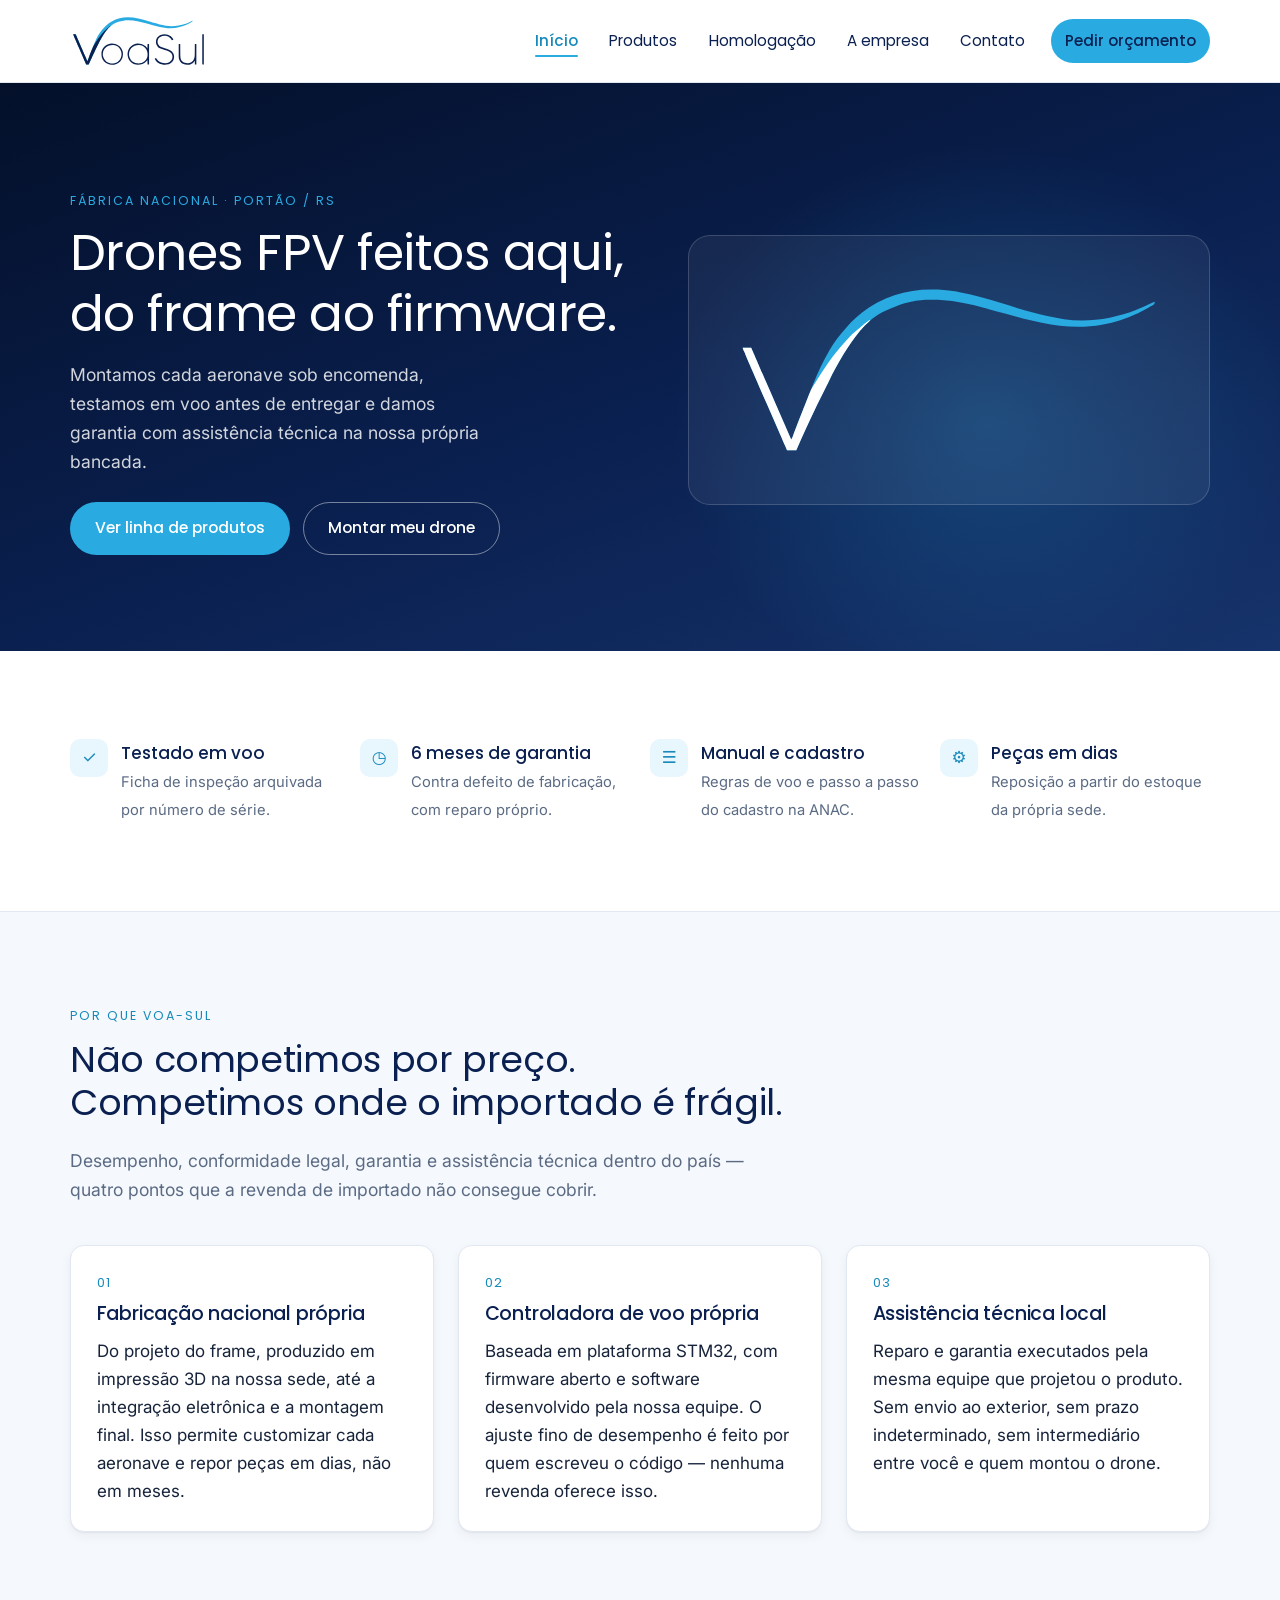
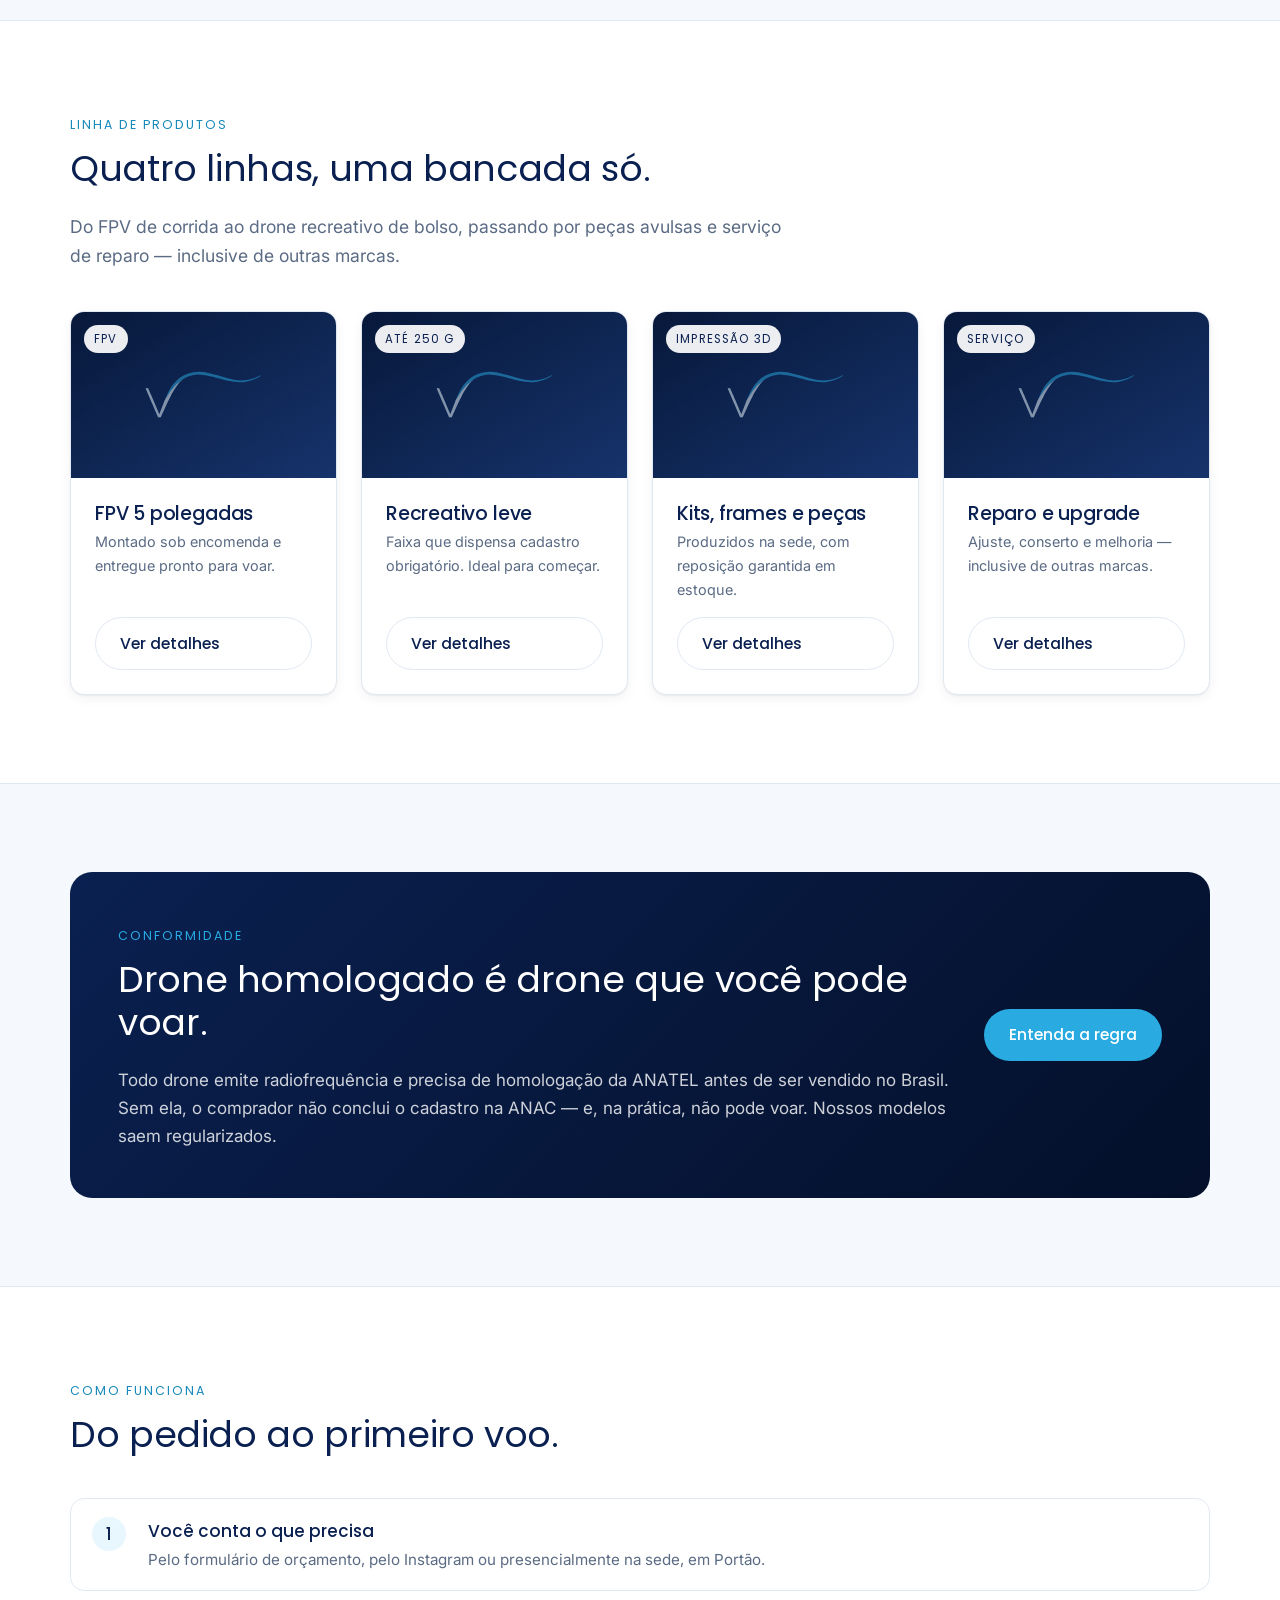
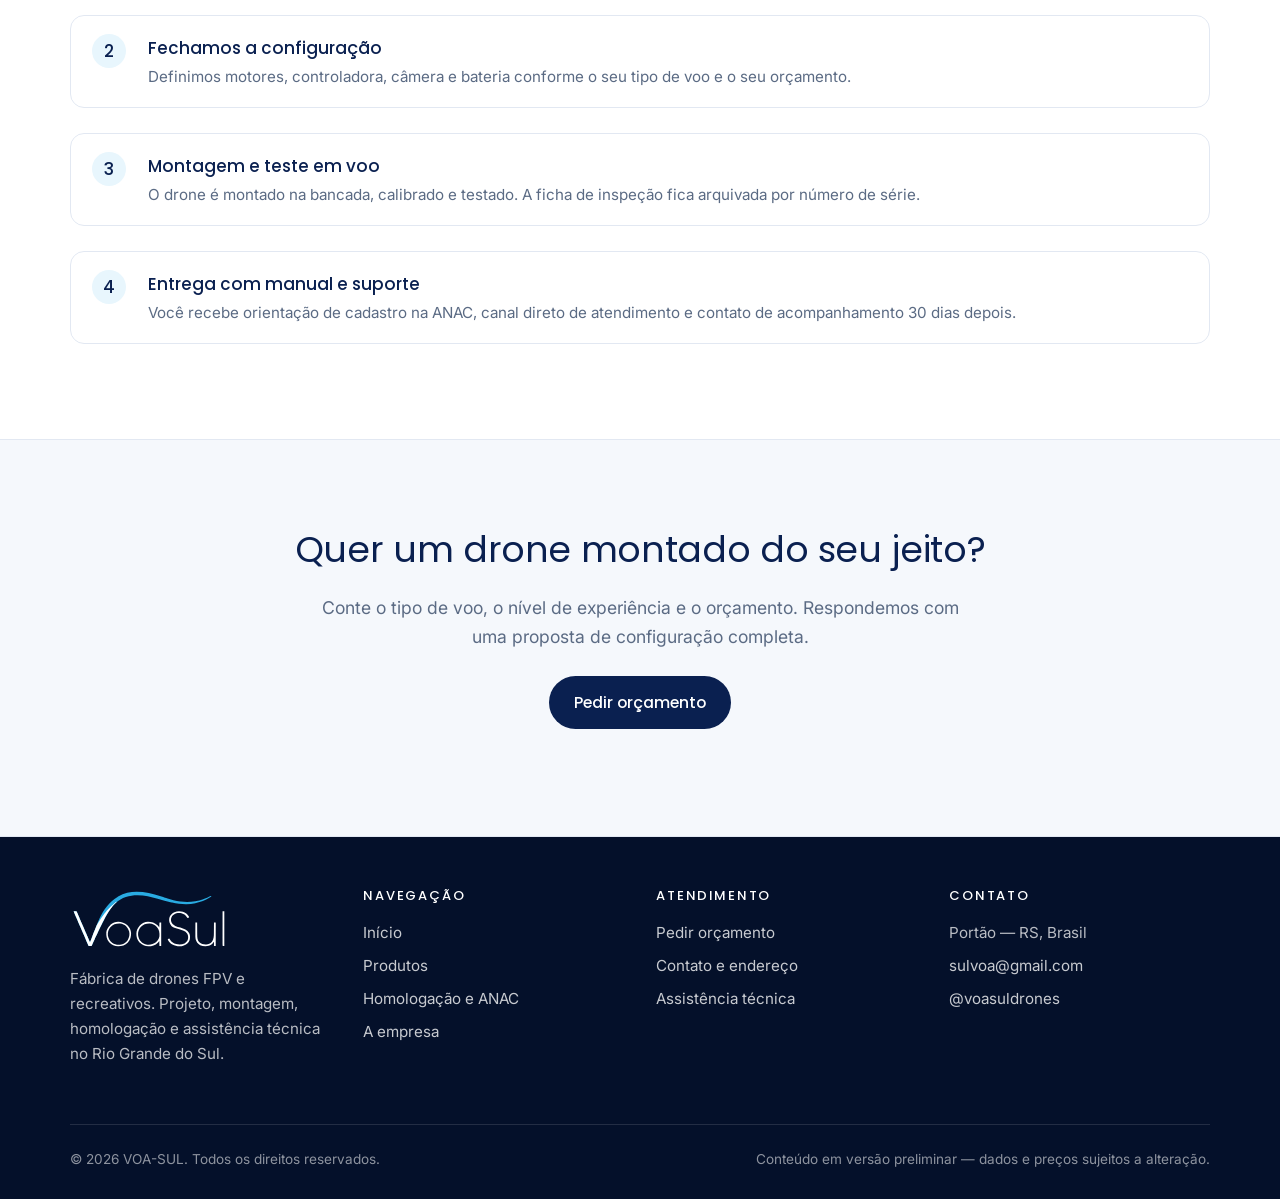
<file: index.html>
<!DOCTYPE html>
<html lang="pt-BR">
<head>
<meta charset="utf-8">
<meta name="viewport" content="width=device-width, initial-scale=1">
<title>VOA-SUL — Drones FPV e recreativos fabricados no Brasil</title>
<meta name="description" content="Fábrica de drones FPV e recreativos em Portão (RS). Montagem sob encomenda, controladora de voo própria, homologação ANATEL, garantia e assistência técnica local.">
<link rel="icon" href="assets/img/favicon.svg" type="image/svg+xml">
<link rel="apple-touch-icon" href="assets/img/favicon.svg">
<meta name="theme-color" content="#0a2050">
<link rel="preconnect" href="https://fonts.googleapis.com">
<link rel="preconnect" href="https://fonts.gstatic.com" crossorigin>
<link href="https://fonts.googleapis.com/css2?family=Poppins:wght@300;400;500&family=Inter:wght@400;500&display=swap" rel="stylesheet">
<link rel="stylesheet" href="assets/css/style.css">
<script>document.documentElement.classList.add("js");</script>
<meta property="og:title" content="VOA-SUL — Drones fabricados no Brasil">
<meta property="og:description" content="Drones FPV e recreativos montados sob encomenda em Portão (RS), com homologação, garantia e assistência técnica local.">
<meta property="og:type" content="website">
<meta property="og:locale" content="pt_BR">
</head>
<body>

<header class="site-header">
  <div class="wrap site-header__inner">
    <a class="brand" href="index.html">
      <img src="assets/img/logo-voasul.svg" alt="VoaSul" width="901" height="354">
    </a>
    <button class="nav-toggle" type="button" aria-label="Abrir menu" aria-expanded="false" aria-controls="nav-principal"><span></span></button>
    <nav class="nav" id="nav-principal" aria-label="Navegação principal">
      <a href="index.html" aria-current="page">Início</a>
      <a href="produtos.html">Produtos</a>
      <a href="homologacao.html">Homologação</a>
      <a href="sobre.html">A empresa</a>
      <a href="contato.html">Contato</a>
      <a class="btn btn--primary" href="orcamento.html">Pedir orçamento</a>
    </nav>
  </div>
</header>

<main>

  <!-- ================= HERO ================= -->
  <section class="hero">
    <div class="wrap hero__inner">
      <div>
        <span class="eyebrow">Fábrica nacional · Portão / RS</span>
        <h1>Drones FPV feitos aqui, do frame ao firmware.</h1>
        <p>Montamos cada aeronave sob encomenda, testamos em voo antes de entregar e damos garantia com assistência técnica na nossa própria bancada.</p>
        <div class="hero__actions">
          <a class="btn btn--primary" href="produtos.html">Ver linha de produtos</a>
          <a class="btn btn--ghost" href="orcamento.html">Montar meu drone</a>
        </div>
      </div>
      <div class="hero__art" aria-hidden="true">
        <img src="assets/img/simbolo-voasul-branco.svg" alt="" aria-hidden="true">
      </div>
    </div>
  </section>

  <!-- ================= COMPROMISSOS ================= -->
  <section class="section">
    <div class="wrap">
      <div class="pledges">
        <div class="pledge">
          <div class="pledge__icon" aria-hidden="true">✓</div>
          <div><strong>Testado em voo</strong><span>Ficha de inspeção arquivada por número de série.</span></div>
        </div>
        <div class="pledge">
          <div class="pledge__icon" aria-hidden="true">◷</div>
          <div><strong>6 meses de garantia</strong><span>Contra defeito de fabricação, com reparo próprio.</span></div>
        </div>
        <div class="pledge">
          <div class="pledge__icon" aria-hidden="true">☰</div>
          <div><strong>Manual e cadastro</strong><span>Regras de voo e passo a passo do cadastro na ANAC.</span></div>
        </div>
        <div class="pledge">
          <div class="pledge__icon" aria-hidden="true">⚙</div>
          <div><strong>Peças em dias</strong><span>Reposição a partir do estoque da própria sede.</span></div>
        </div>
      </div>
    </div>
  </section>

  <!-- ================= DIFERENCIAIS ================= -->
  <section class="section section--soft">
    <div class="wrap">
      <div class="section-head">
        <span class="eyebrow">Por que VOA-SUL</span>
        <h2>Não competimos por preço. Competimos onde o importado é frágil.</h2>
        <p class="lead">Desempenho, conformidade legal, garantia e assistência técnica dentro do país — quatro pontos que a revenda de importado não consegue cobrir.</p>
      </div>
      <div class="grid grid-3">
        <article class="card">
          <div class="card__num">01</div>
          <h3>Fabricação nacional própria</h3>
          <p>Do projeto do frame, produzido em impressão 3D na nossa sede, até a integração eletrônica e a montagem final. Isso permite customizar cada aeronave e repor peças em dias, não em meses.</p>
        </article>
        <article class="card">
          <div class="card__num">02</div>
          <h3>Controladora de voo própria</h3>
          <p>Baseada em plataforma STM32, com firmware aberto e software desenvolvido pela nossa equipe. O ajuste fino de desempenho é feito por quem escreveu o código — nenhuma revenda oferece isso.</p>
        </article>
        <article class="card">
          <div class="card__num">03</div>
          <h3>Assistência técnica local</h3>
          <p>Reparo e garantia executados pela mesma equipe que projetou o produto. Sem envio ao exterior, sem prazo indeterminado, sem intermediário entre você e quem montou o drone.</p>
        </article>
      </div>
    </div>
  </section>

  <!-- ================= PRODUTOS ================= -->
  <section class="section">
    <div class="wrap">
      <div class="section-head">
        <span class="eyebrow">Linha de produtos</span>
        <h2>Quatro linhas, uma bancada só.</h2>
        <p class="lead">Do FPV de corrida ao drone recreativo de bolso, passando por peças avulsas e serviço de reparo — inclusive de outras marcas.</p>
      </div>

      <div class="grid grid-4">
        <article class="card product">
          <div class="product__media"><span class="product__badge">FPV</span>
            <img src="assets/img/simbolo-voasul-branco.svg" alt="" aria-hidden="true">
          </div>
          <div class="product__body">
            <h3>FPV 5 polegadas</h3>
            <p class="muted small">Montado sob encomenda e entregue pronto para voar.</p>
            <a class="btn btn--outline" href="produtos.html#fpv5">Ver detalhes</a>
          </div>
        </article>

        <article class="card product">
          <div class="product__media"><span class="product__badge">Até 250 g</span>
            <img src="assets/img/simbolo-voasul-branco.svg" alt="" aria-hidden="true">
          </div>
          <div class="product__body">
            <h3>Recreativo leve</h3>
            <p class="muted small">Faixa que dispensa cadastro obrigatório. Ideal para começar.</p>
            <a class="btn btn--outline" href="produtos.html#recreativo">Ver detalhes</a>
          </div>
        </article>

        <article class="card product">
          <div class="product__media"><span class="product__badge">Impressão 3D</span>
            <img src="assets/img/simbolo-voasul-branco.svg" alt="" aria-hidden="true">
          </div>
          <div class="product__body">
            <h3>Kits, frames e peças</h3>
            <p class="muted small">Produzidos na sede, com reposição garantida em estoque.</p>
            <a class="btn btn--outline" href="produtos.html#pecas">Ver detalhes</a>
          </div>
        </article>

        <article class="card product">
          <div class="product__media"><span class="product__badge">Serviço</span>
            <img src="assets/img/simbolo-voasul-branco.svg" alt="" aria-hidden="true">
          </div>
          <div class="product__body">
            <h3>Reparo e upgrade</h3>
            <p class="muted small">Ajuste, conserto e melhoria — inclusive de outras marcas.</p>
            <a class="btn btn--outline" href="produtos.html#reparo">Ver detalhes</a>
          </div>
        </article>
      </div>
    </div>
  </section>

  <!-- ================= HOMOLOGAÇÃO ================= -->
  <section class="section section--soft">
    <div class="wrap">
      <div class="band">
        <div>
          <span class="eyebrow" style="color:var(--sky)">Conformidade</span>
          <h2>Drone homologado é drone que você pode voar.</h2>
          <p>Todo drone emite radiofrequência e precisa de homologação da ANATEL antes de ser vendido no Brasil. Sem ela, o comprador não conclui o cadastro na ANAC — e, na prática, não pode voar. Nossos modelos saem regularizados.</p>
        </div>
        <div><a class="btn btn--primary" href="homologacao.html">Entenda a regra</a></div>
      </div>
    </div>
  </section>

  <!-- ================= COMO FUNCIONA ================= -->
  <section class="section">
    <div class="wrap">
      <div class="section-head">
        <span class="eyebrow">Como funciona</span>
        <h2>Do pedido ao primeiro voo.</h2>
      </div>
      <ol class="steps">
        <li><div><strong>Você conta o que precisa</strong><span>Pelo formulário de orçamento, pelo Instagram ou presencialmente na sede, em Portão.</span></div></li>
        <li><div><strong>Fechamos a configuração</strong><span>Definimos motores, controladora, câmera e bateria conforme o seu tipo de voo e o seu orçamento.</span></div></li>
        <li><div><strong>Montagem e teste em voo</strong><span>O drone é montado na bancada, calibrado e testado. A ficha de inspeção fica arquivada por número de série.</span></div></li>
        <li><div><strong>Entrega com manual e suporte</strong><span>Você recebe orientação de cadastro na ANAC, canal direto de atendimento e contato de acompanhamento 30 dias depois.</span></div></li>
      </ol>
    </div>
  </section>

  <!-- ================= CTA ================= -->
  <section class="section section--soft">
    <div class="wrap center">
      <h2>Quer um drone montado do seu jeito?</h2>
      <p class="lead" style="max-width:60ch;margin-inline:auto">Conte o tipo de voo, o nível de experiência e o orçamento. Respondemos com uma proposta de configuração completa.</p>
      <p style="margin-top:1.6rem"><a class="btn btn--dark" href="orcamento.html">Pedir orçamento</a></p>
    </div>
  </section>

</main>

<footer class="site-footer">
  <div class="wrap">
    <div class="footer-grid">
      <div class="footer-brand">
        <div class="brand">
          <img src="assets/img/logo-voasul-branco.svg" alt="VoaSul" width="901" height="354">
        </div>
        <p>Fábrica de drones FPV e recreativos. Projeto, montagem, homologação e assistência técnica no Rio Grande do Sul.</p>
      </div>
      <div>
        <h4>Navegação</h4>
        <ul>
          <li><a href="index.html">Início</a></li>
          <li><a href="produtos.html">Produtos</a></li>
          <li><a href="homologacao.html">Homologação e ANAC</a></li>
          <li><a href="sobre.html">A empresa</a></li>
        </ul>
      </div>
      <div>
        <h4>Atendimento</h4>
        <ul>
          <li><a href="orcamento.html">Pedir orçamento</a></li>
          <li><a href="contato.html">Contato e endereço</a></li>
          <li><a href="produtos.html#reparo">Assistência técnica</a></li>
        </ul>
      </div>
      <div>
        <h4>Contato</h4>
        <ul>
          <li>Portão — RS, Brasil</li>
          <li><a href="mailto:sulvoa@gmail.com">sulvoa@gmail.com</a></li>
          <li><a href="https://www.instagram.com/voasuldrones" rel="noopener">@voasuldrones</a></li>
        </ul>
      </div>
    </div>
    <div class="footer-bottom">
      <span>&copy; <span data-ano>2026</span> VOA-SUL. Todos os direitos reservados.</span>
      <span>Conteúdo em versão preliminar — dados e preços sujeitos a alteração.</span>
    </div>
  </div>
</footer>

<script src="assets/js/main.js"></script>
</body>
</html>
</file>
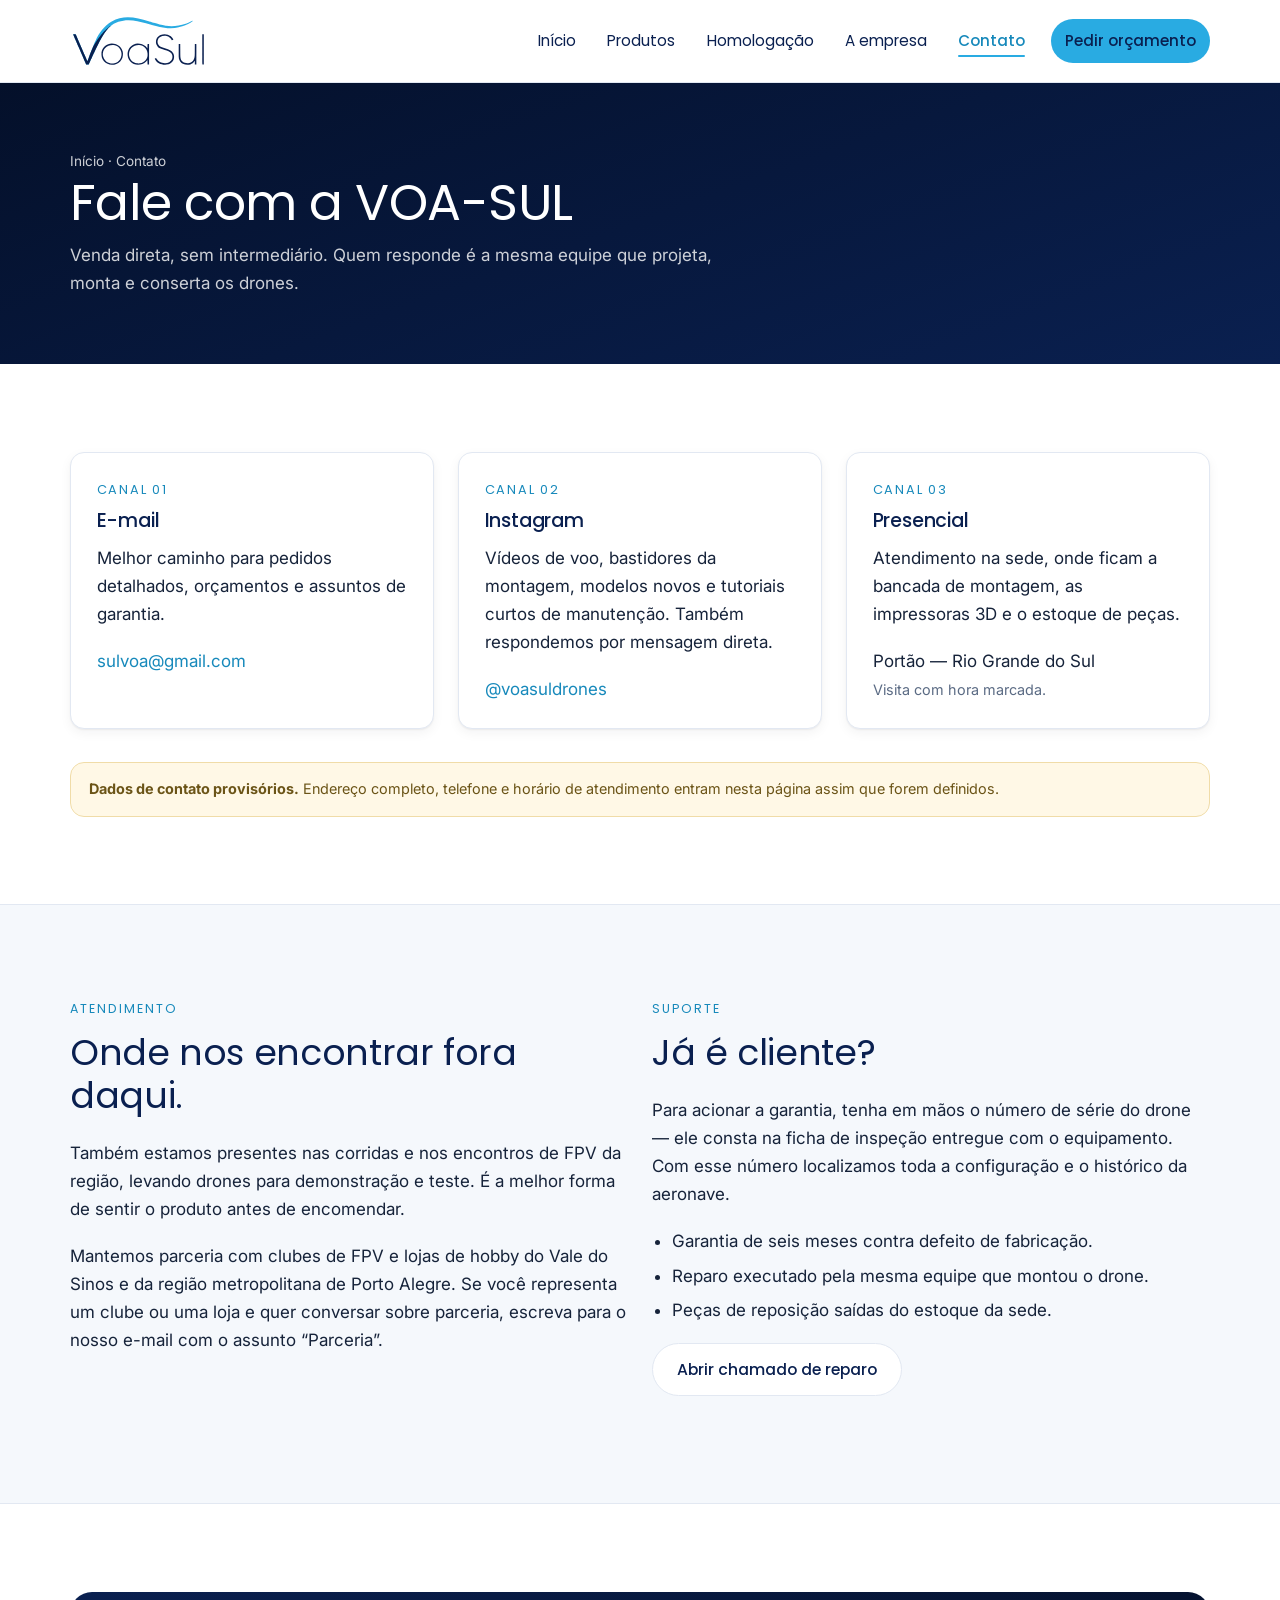
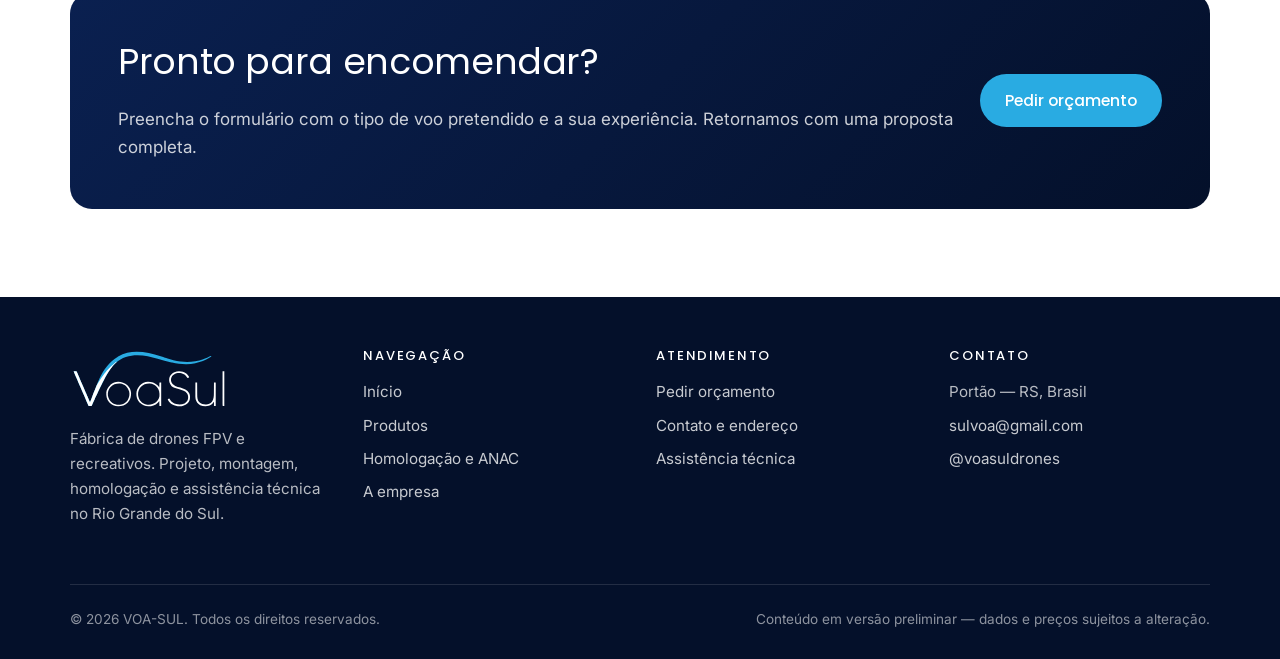
<file: contato.html>
<!DOCTYPE html>
<html lang="pt-BR">
<head>
<meta charset="utf-8">
<meta name="viewport" content="width=device-width, initial-scale=1">
<title>Contato — VOA-SUL</title>
<meta name="description" content="Canais de atendimento da VOA-SUL: e-mail, Instagram @voasuldrones e atendimento presencial na sede, em Portão (RS).">
<link rel="icon" href="assets/img/favicon.svg" type="image/svg+xml">
<link rel="apple-touch-icon" href="assets/img/favicon.svg">
<meta name="theme-color" content="#0a2050">
<link rel="preconnect" href="https://fonts.googleapis.com">
<link rel="preconnect" href="https://fonts.gstatic.com" crossorigin>
<link href="https://fonts.googleapis.com/css2?family=Poppins:wght@300;400;500&family=Inter:wght@400;500&display=swap" rel="stylesheet">
<link rel="stylesheet" href="assets/css/style.css">
<script>document.documentElement.classList.add("js");</script>
</head>
<body>

<header class="site-header">
  <div class="wrap site-header__inner">
    <a class="brand" href="index.html">
      <img src="assets/img/logo-voasul.svg" alt="VoaSul" width="901" height="354">
    </a>
    <button class="nav-toggle" type="button" aria-label="Abrir menu" aria-expanded="false" aria-controls="nav-principal"><span></span></button>
    <nav class="nav" id="nav-principal" aria-label="Navegação principal">
      <a href="index.html">Início</a>
      <a href="produtos.html">Produtos</a>
      <a href="homologacao.html">Homologação</a>
      <a href="sobre.html">A empresa</a>
      <a href="contato.html" aria-current="page">Contato</a>
      <a class="btn btn--primary" href="orcamento.html">Pedir orçamento</a>
    </nav>
  </div>
</header>

<main>

  <section class="page-head">
    <div class="wrap">
      <p class="breadcrumb"><a href="index.html">Início</a> · Contato</p>
      <h1>Fale com a VOA-SUL</h1>
      <p>Venda direta, sem intermediário. Quem responde é a mesma equipe que projeta, monta e conserta os drones.</p>
    </div>
  </section>

  <section class="section">
    <div class="wrap">
      <div class="grid grid-3">
        <article class="card">
          <div class="card__num">CANAL 01</div>
          <h3>E-mail</h3>
          <p>Melhor caminho para pedidos detalhados, orçamentos e assuntos de garantia.</p>
          <p><a href="mailto:sulvoa@gmail.com">sulvoa@gmail.com</a></p>
        </article>
        <article class="card">
          <div class="card__num">CANAL 02</div>
          <h3>Instagram</h3>
          <p>Vídeos de voo, bastidores da montagem, modelos novos e tutoriais curtos de manutenção. Também respondemos por mensagem direta.</p>
          <p><a href="https://www.instagram.com/voasuldrones" rel="noopener">@voasuldrones</a></p>
        </article>
        <article class="card">
          <div class="card__num">CANAL 03</div>
          <h3>Presencial</h3>
          <p>Atendimento na sede, onde ficam a bancada de montagem, as impressoras 3D e o estoque de peças.</p>
          <p>Portão — Rio Grande do Sul<br><span class="muted small">Visita com hora marcada.</span></p>
        </article>
      </div>

      <div class="notice" style="margin-top:2rem">
        <p><strong>Dados de contato provisórios.</strong> Endereço completo, telefone e horário de atendimento entram nesta página assim que forem definidos.</p>
      </div>
    </div>
  </section>

  <section class="section section--soft">
    <div class="wrap">
      <div class="grid grid-2" style="align-items:start">
        <div>
          <span class="eyebrow">Atendimento</span>
          <h2>Onde nos encontrar fora daqui.</h2>
          <p>Também estamos presentes nas corridas e nos encontros de FPV da região, levando drones para demonstração e teste. É a melhor forma de sentir o produto antes de encomendar.</p>
          <p>Mantemos parceria com clubes de FPV e lojas de hobby do Vale do Sinos e da região metropolitana de Porto Alegre. Se você representa um clube ou uma loja e quer conversar sobre parceria, escreva para o nosso e-mail com o assunto “Parceria”.</p>
        </div>
        <div>
          <span class="eyebrow">Suporte</span>
          <h2>Já é cliente?</h2>
          <p>Para acionar a garantia, tenha em mãos o número de série do drone — ele consta na ficha de inspeção entregue com o equipamento. Com esse número localizamos toda a configuração e o histórico da aeronave.</p>
          <ul>
            <li>Garantia de seis meses contra defeito de fabricação.</li>
            <li>Reparo executado pela mesma equipe que montou o drone.</li>
            <li>Peças de reposição saídas do estoque da sede.</li>
          </ul>
          <p><a class="btn btn--outline" href="orcamento.html?produto=Reparo%2C%20ajuste%20ou%20upgrade">Abrir chamado de reparo</a></p>
        </div>
      </div>
    </div>
  </section>

  <section class="section">
    <div class="wrap">
      <div class="band">
        <div>
          <h2>Pronto para encomendar?</h2>
          <p>Preencha o formulário com o tipo de voo pretendido e a sua experiência. Retornamos com uma proposta completa.</p>
        </div>
        <div><a class="btn btn--primary" href="orcamento.html">Pedir orçamento</a></div>
      </div>
    </div>
  </section>

</main>

<footer class="site-footer">
  <div class="wrap">
    <div class="footer-grid">
      <div class="footer-brand">
        <div class="brand">
          <img src="assets/img/logo-voasul-branco.svg" alt="VoaSul" width="901" height="354">
        </div>
        <p>Fábrica de drones FPV e recreativos. Projeto, montagem, homologação e assistência técnica no Rio Grande do Sul.</p>
      </div>
      <div>
        <h4>Navegação</h4>
        <ul>
          <li><a href="index.html">Início</a></li>
          <li><a href="produtos.html">Produtos</a></li>
          <li><a href="homologacao.html">Homologação e ANAC</a></li>
          <li><a href="sobre.html">A empresa</a></li>
        </ul>
      </div>
      <div>
        <h4>Atendimento</h4>
        <ul>
          <li><a href="orcamento.html">Pedir orçamento</a></li>
          <li><a href="contato.html">Contato e endereço</a></li>
          <li><a href="produtos.html#reparo">Assistência técnica</a></li>
        </ul>
      </div>
      <div>
        <h4>Contato</h4>
        <ul>
          <li>Portão — RS, Brasil</li>
          <li><a href="mailto:sulvoa@gmail.com">sulvoa@gmail.com</a></li>
          <li><a href="https://www.instagram.com/voasuldrones" rel="noopener">@voasuldrones</a></li>
        </ul>
      </div>
    </div>
    <div class="footer-bottom">
      <span>&copy; <span data-ano>2026</span> VOA-SUL. Todos os direitos reservados.</span>
      <span>Conteúdo em versão preliminar — dados e preços sujeitos a alteração.</span>
    </div>
  </div>
</footer>

<script src="assets/js/main.js"></script>
</body>
</html>
</file>
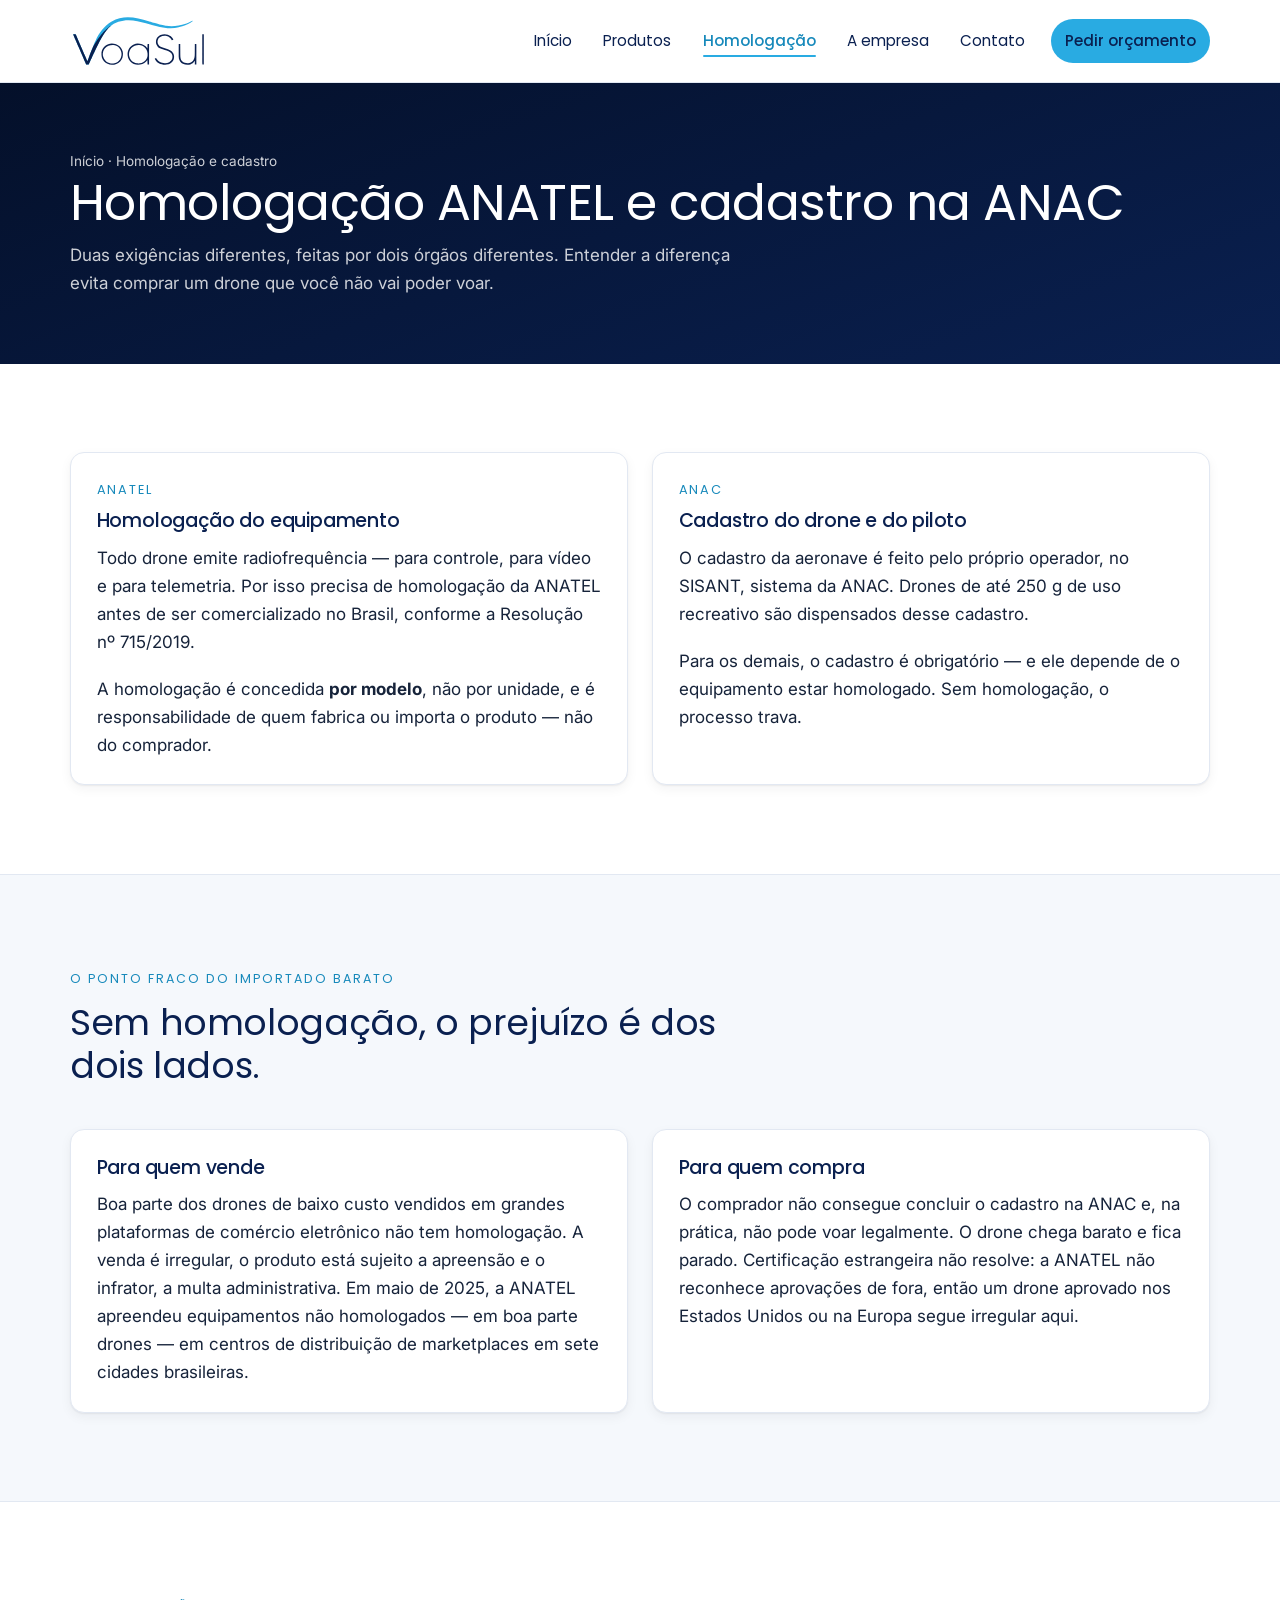
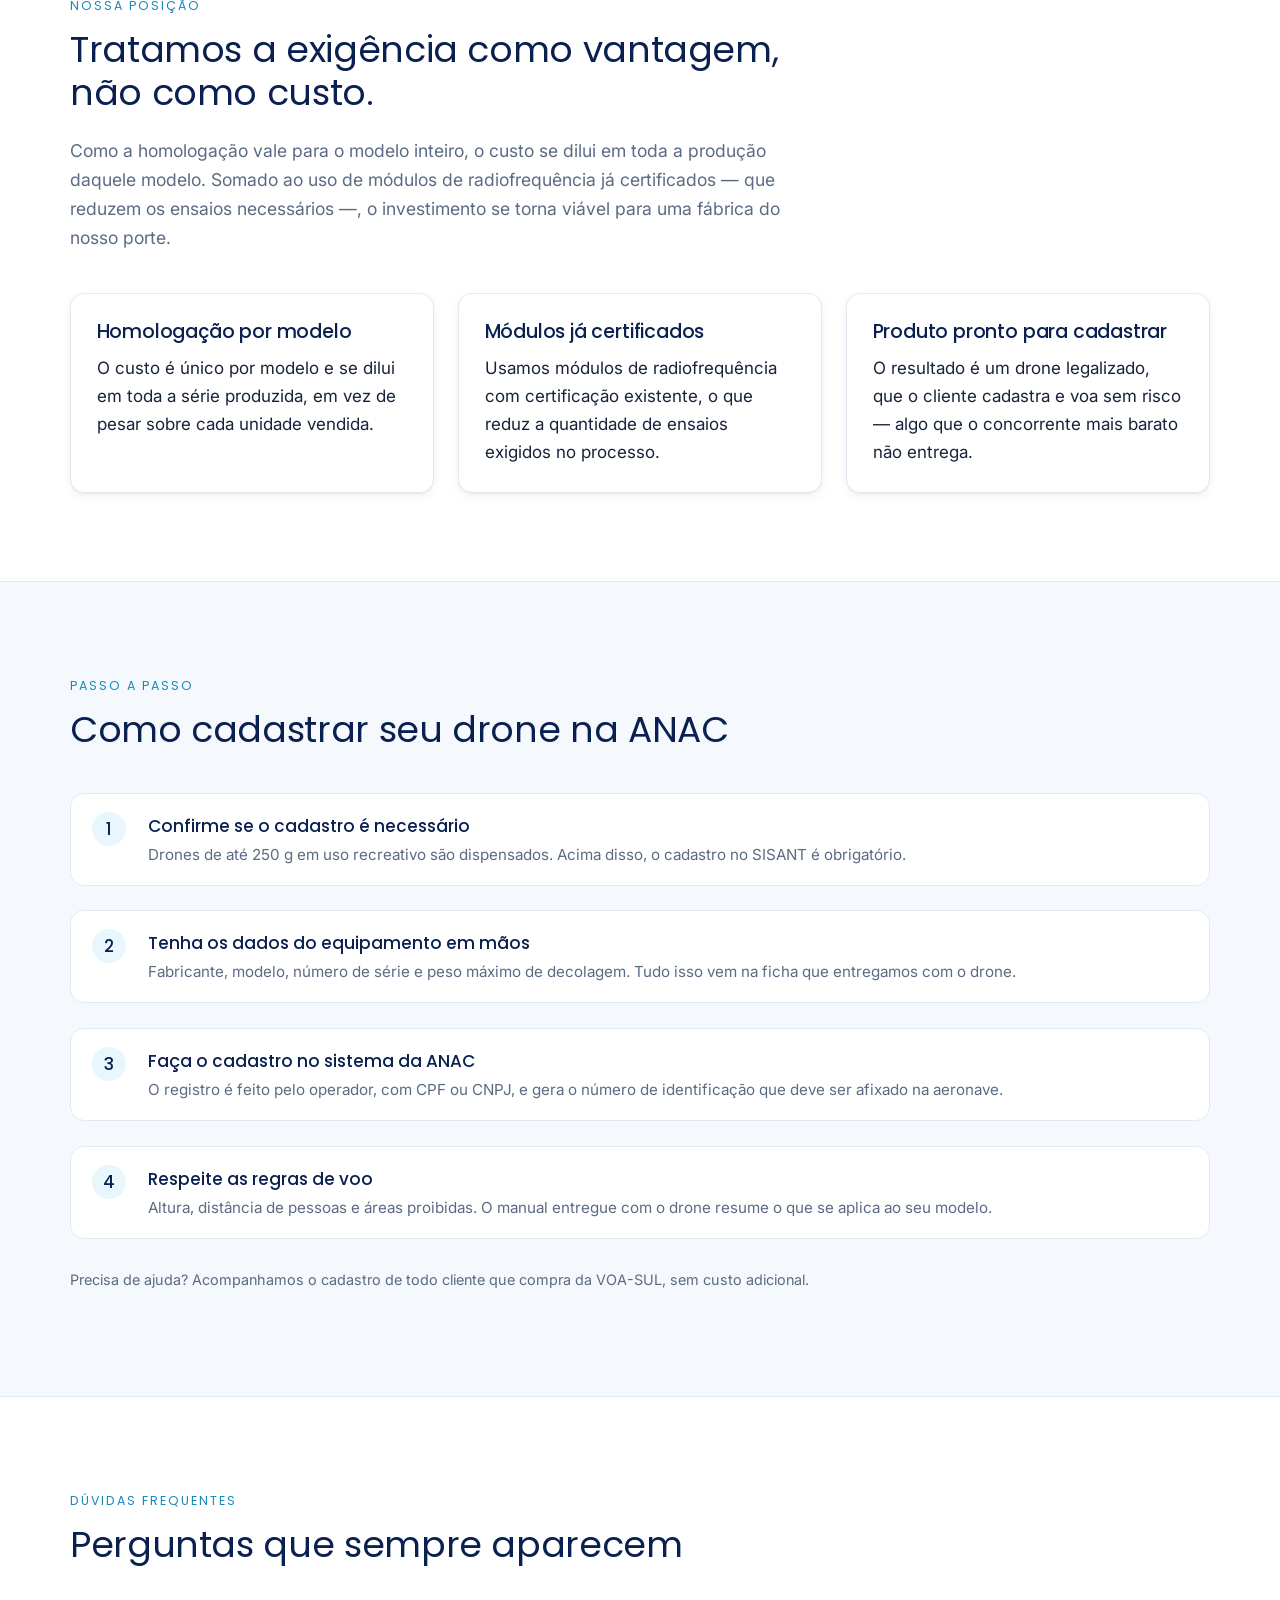
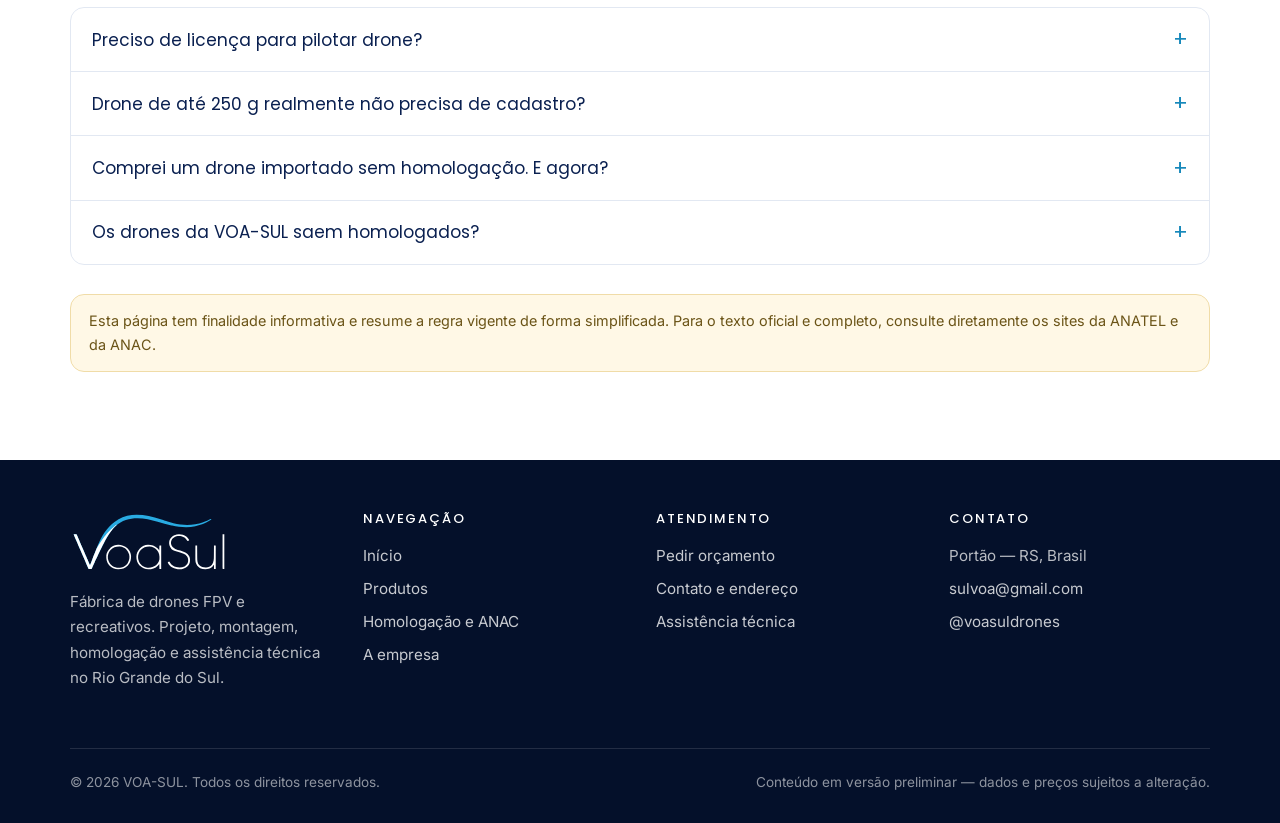
<file: homologacao.html>
<!DOCTYPE html>
<html lang="pt-BR">
<head>
<meta charset="utf-8">
<meta name="viewport" content="width=device-width, initial-scale=1">
<title>Homologação ANATEL e cadastro na ANAC — VOA-SUL</title>
<meta name="description" content="Por que todo drone precisa de homologação da ANATEL para ser vendido no Brasil, o que muda para quem compra importado sem homologação e como fazer o cadastro na ANAC.">
<link rel="icon" href="assets/img/favicon.svg" type="image/svg+xml">
<link rel="apple-touch-icon" href="assets/img/favicon.svg">
<meta name="theme-color" content="#0a2050">
<link rel="preconnect" href="https://fonts.googleapis.com">
<link rel="preconnect" href="https://fonts.gstatic.com" crossorigin>
<link href="https://fonts.googleapis.com/css2?family=Poppins:wght@300;400;500&family=Inter:wght@400;500&display=swap" rel="stylesheet">
<link rel="stylesheet" href="assets/css/style.css">
<script>document.documentElement.classList.add("js");</script>
</head>
<body>

<header class="site-header">
  <div class="wrap site-header__inner">
    <a class="brand" href="index.html">
      <img src="assets/img/logo-voasul.svg" alt="VoaSul" width="901" height="354">
    </a>
    <button class="nav-toggle" type="button" aria-label="Abrir menu" aria-expanded="false" aria-controls="nav-principal"><span></span></button>
    <nav class="nav" id="nav-principal" aria-label="Navegação principal">
      <a href="index.html">Início</a>
      <a href="produtos.html">Produtos</a>
      <a href="homologacao.html" aria-current="page">Homologação</a>
      <a href="sobre.html">A empresa</a>
      <a href="contato.html">Contato</a>
      <a class="btn btn--primary" href="orcamento.html">Pedir orçamento</a>
    </nav>
  </div>
</header>

<main>

  <section class="page-head">
    <div class="wrap">
      <p class="breadcrumb"><a href="index.html">Início</a> · Homologação e cadastro</p>
      <h1>Homologação ANATEL e cadastro na ANAC</h1>
      <p>Duas exigências diferentes, feitas por dois órgãos diferentes. Entender a diferença evita comprar um drone que você não vai poder voar.</p>
    </div>
  </section>

  <section class="section">
    <div class="wrap">
      <div class="grid grid-2">
        <article class="card">
          <div class="card__num">ANATEL</div>
          <h3>Homologação do equipamento</h3>
          <p>Todo drone emite radiofrequência — para controle, para vídeo e para telemetria. Por isso precisa de homologação da ANATEL antes de ser comercializado no Brasil, conforme a Resolução nº 715/2019.</p>
          <p>A homologação é concedida <strong>por modelo</strong>, não por unidade, e é responsabilidade de quem fabrica ou importa o produto — não do comprador.</p>
        </article>
        <article class="card">
          <div class="card__num">ANAC</div>
          <h3>Cadastro do drone e do piloto</h3>
          <p>O cadastro da aeronave é feito pelo próprio operador, no SISANT, sistema da ANAC. Drones de até 250 g de uso recreativo são dispensados desse cadastro.</p>
          <p>Para os demais, o cadastro é obrigatório — e ele depende de o equipamento estar homologado. Sem homologação, o processo trava.</p>
        </article>
      </div>
    </div>
  </section>

  <section class="section section--soft">
    <div class="wrap">
      <div class="section-head">
        <span class="eyebrow">O ponto fraco do importado barato</span>
        <h2>Sem homologação, o prejuízo é dos dois lados.</h2>
      </div>
      <div class="grid grid-2">
        <article class="card">
          <h3>Para quem vende</h3>
          <p>Boa parte dos drones de baixo custo vendidos em grandes plataformas de comércio eletrônico não tem homologação. A venda é irregular, o produto está sujeito a apreensão e o infrator, a multa administrativa. Em maio de 2025, a ANATEL apreendeu equipamentos não homologados — em boa parte drones — em centros de distribuição de marketplaces em sete cidades brasileiras.</p>
        </article>
        <article class="card">
          <h3>Para quem compra</h3>
          <p>O comprador não consegue concluir o cadastro na ANAC e, na prática, não pode voar legalmente. O drone chega barato e fica parado. Certificação estrangeira não resolve: a ANATEL não reconhece aprovações de fora, então um drone aprovado nos Estados Unidos ou na Europa segue irregular aqui.</p>
        </article>
      </div>
    </div>
  </section>

  <section class="section">
    <div class="wrap">
      <div class="section-head">
        <span class="eyebrow">Nossa posição</span>
        <h2>Tratamos a exigência como vantagem, não como custo.</h2>
        <p class="lead">Como a homologação vale para o modelo inteiro, o custo se dilui em toda a produção daquele modelo. Somado ao uso de módulos de radiofrequência já certificados — que reduzem os ensaios necessários —, o investimento se torna viável para uma fábrica do nosso porte.</p>
      </div>
      <div class="grid grid-3">
        <article class="card">
          <h3>Homologação por modelo</h3>
          <p>O custo é único por modelo e se dilui em toda a série produzida, em vez de pesar sobre cada unidade vendida.</p>
        </article>
        <article class="card">
          <h3>Módulos já certificados</h3>
          <p>Usamos módulos de radiofrequência com certificação existente, o que reduz a quantidade de ensaios exigidos no processo.</p>
        </article>
        <article class="card">
          <h3>Produto pronto para cadastrar</h3>
          <p>O resultado é um drone legalizado, que o cliente cadastra e voa sem risco — algo que o concorrente mais barato não entrega.</p>
        </article>
      </div>
    </div>
  </section>

  <section class="section section--soft">
    <div class="wrap">
      <div class="section-head">
        <span class="eyebrow">Passo a passo</span>
        <h2>Como cadastrar seu drone na ANAC</h2>
      </div>
      <ol class="steps">
        <li><div><strong>Confirme se o cadastro é necessário</strong><span>Drones de até 250 g em uso recreativo são dispensados. Acima disso, o cadastro no SISANT é obrigatório.</span></div></li>
        <li><div><strong>Tenha os dados do equipamento em mãos</strong><span>Fabricante, modelo, número de série e peso máximo de decolagem. Tudo isso vem na ficha que entregamos com o drone.</span></div></li>
        <li><div><strong>Faça o cadastro no sistema da ANAC</strong><span>O registro é feito pelo operador, com CPF ou CNPJ, e gera o número de identificação que deve ser afixado na aeronave.</span></div></li>
        <li><div><strong>Respeite as regras de voo</strong><span>Altura, distância de pessoas e áreas proibidas. O manual entregue com o drone resume o que se aplica ao seu modelo.</span></div></li>
      </ol>
      <p class="small muted" style="margin-top:1.4rem">Precisa de ajuda? Acompanhamos o cadastro de todo cliente que compra da VOA-SUL, sem custo adicional.</p>
    </div>
  </section>

  <section class="section">
    <div class="wrap">
      <div class="section-head">
        <span class="eyebrow">Dúvidas frequentes</span>
        <h2>Perguntas que sempre aparecem</h2>
      </div>
      <div class="faq">
        <details>
          <summary>Preciso de licença para pilotar drone?</summary>
          <div><p>Para uso recreativo dentro dos limites de peso e altura previstos na regra, não é exigida licença de piloto. O que existe é o cadastro da aeronave e a obrigação de operar dentro das regras de voo. Para operações profissionais e em maior altura, as exigências aumentam.</p></div>
        </details>
        <details>
          <summary>Drone de até 250 g realmente não precisa de cadastro?</summary>
          <div><p>Em uso recreativo, sim: essa faixa de peso é dispensada do cadastro obrigatório. As regras de onde e como voar continuam valendo — dispensa de cadastro não é dispensa de responsabilidade.</p></div>
        </details>
        <details>
          <summary>Comprei um drone importado sem homologação. E agora?</summary>
          <div><p>O equipamento continua irregular para venda no país e o cadastro na ANAC tende a travar. Não é possível homologar retroativamente uma unidade avulsa: a homologação é obtida pelo fabricante ou importador, para o modelo. Se for o seu caso, fale conosco — conseguimos avaliar o equipamento e indicar o caminho possível.</p></div>
        </details>
        <details>
          <summary>Os drones da VOA-SUL saem homologados?</summary>
          <div><p>Sim: a homologação faz parte do nosso processo de lançamento de cada modelo. É justamente o ponto em que escolhemos competir com o importado barato — regularidade, garantia e reparo no país.</p></div>
        </details>
      </div>
      <div class="notice" style="margin-top:1.8rem">
        <p>Esta página tem finalidade informativa e resume a regra vigente de forma simplificada. Para o texto oficial e completo, consulte diretamente os sites da ANATEL e da ANAC.</p>
      </div>
    </div>
  </section>

</main>

<footer class="site-footer">
  <div class="wrap">
    <div class="footer-grid">
      <div class="footer-brand">
        <div class="brand">
          <img src="assets/img/logo-voasul-branco.svg" alt="VoaSul" width="901" height="354">
        </div>
        <p>Fábrica de drones FPV e recreativos. Projeto, montagem, homologação e assistência técnica no Rio Grande do Sul.</p>
      </div>
      <div>
        <h4>Navegação</h4>
        <ul>
          <li><a href="index.html">Início</a></li>
          <li><a href="produtos.html">Produtos</a></li>
          <li><a href="homologacao.html">Homologação e ANAC</a></li>
          <li><a href="sobre.html">A empresa</a></li>
        </ul>
      </div>
      <div>
        <h4>Atendimento</h4>
        <ul>
          <li><a href="orcamento.html">Pedir orçamento</a></li>
          <li><a href="contato.html">Contato e endereço</a></li>
          <li><a href="produtos.html#reparo">Assistência técnica</a></li>
        </ul>
      </div>
      <div>
        <h4>Contato</h4>
        <ul>
          <li>Portão — RS, Brasil</li>
          <li><a href="mailto:sulvoa@gmail.com">sulvoa@gmail.com</a></li>
          <li><a href="https://www.instagram.com/voasuldrones" rel="noopener">@voasuldrones</a></li>
        </ul>
      </div>
    </div>
    <div class="footer-bottom">
      <span>&copy; <span data-ano>2026</span> VOA-SUL. Todos os direitos reservados.</span>
      <span>Conteúdo em versão preliminar — dados e preços sujeitos a alteração.</span>
    </div>
  </div>
</footer>

<script src="assets/js/main.js"></script>
</body>
</html>
</file>
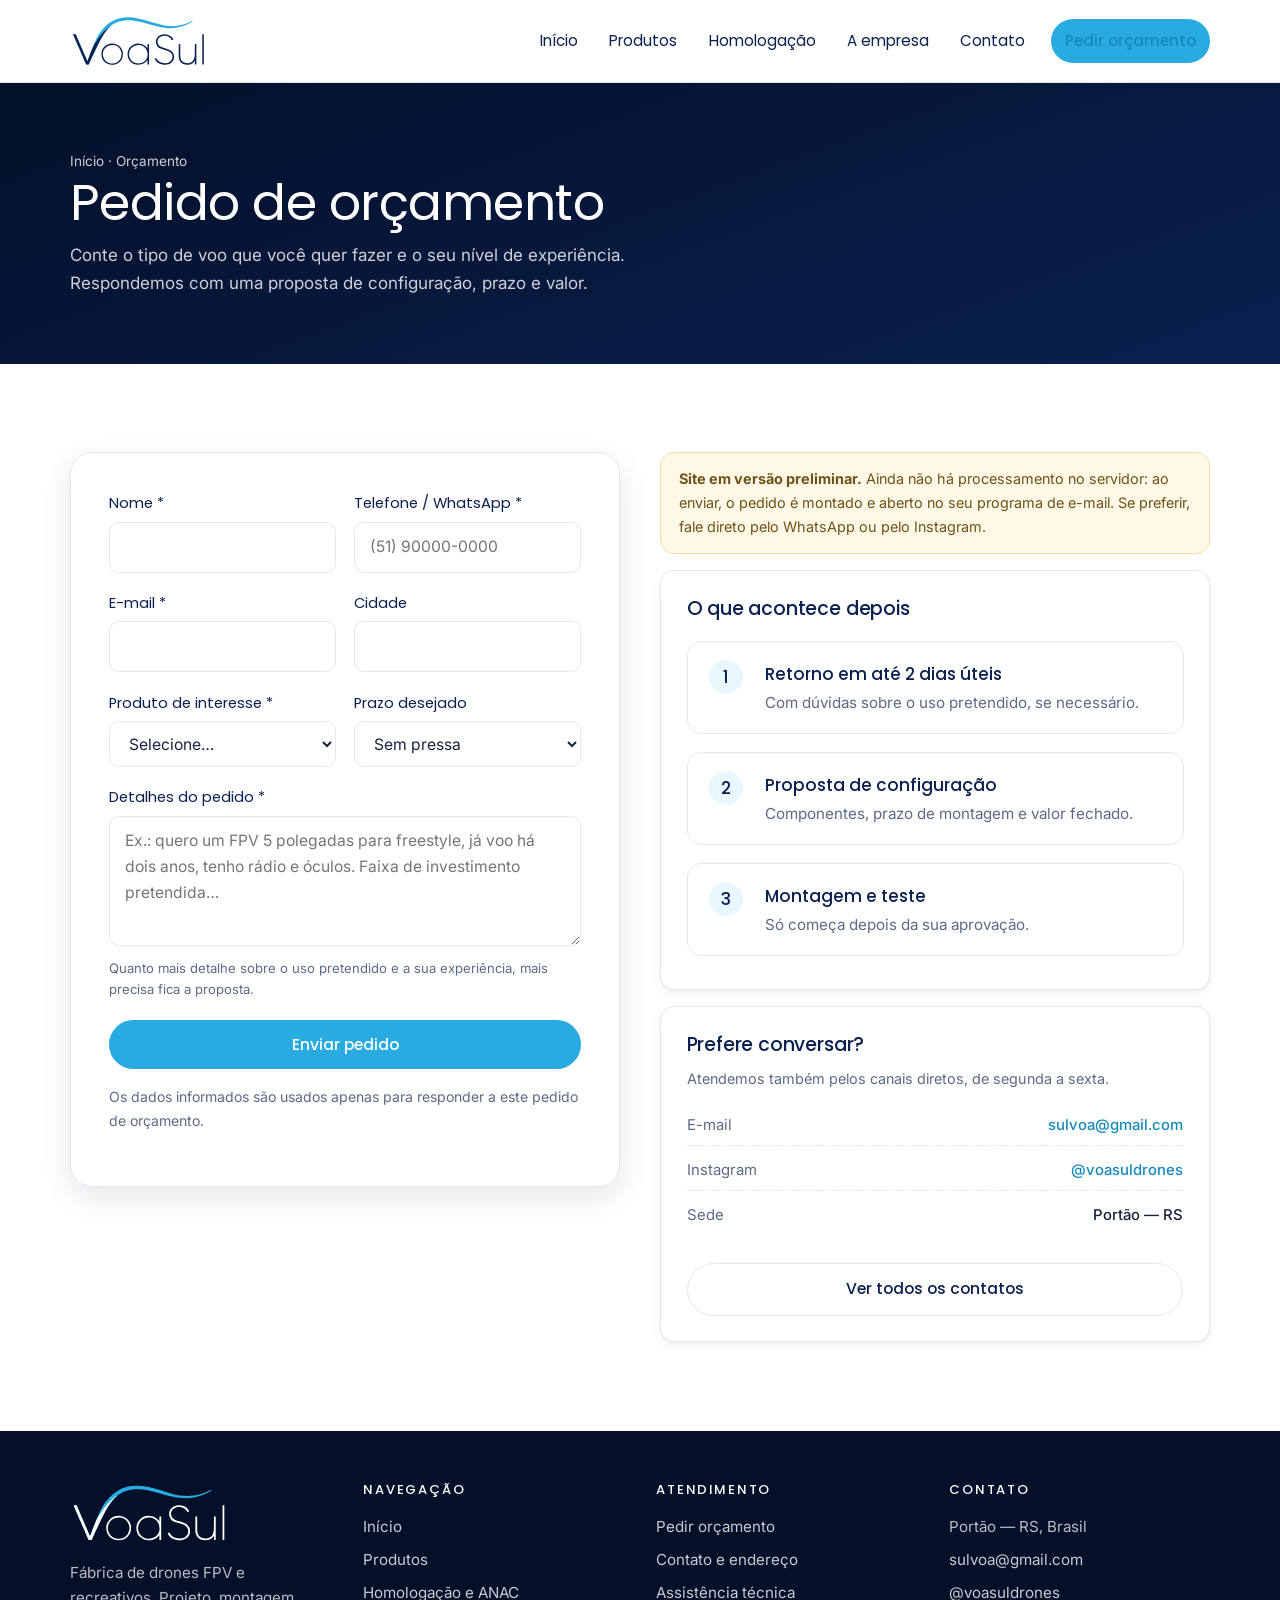
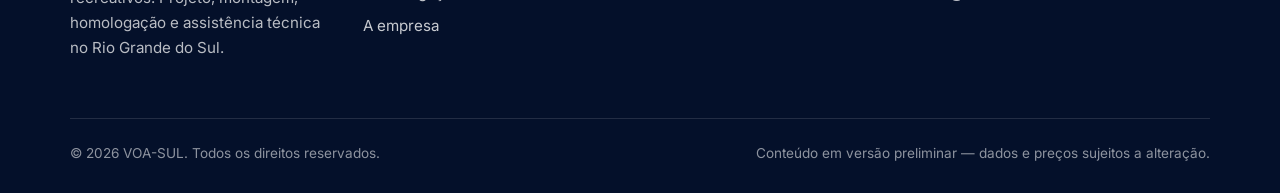
<file: orcamento.html>
<!DOCTYPE html>
<html lang="pt-BR">
<head>
<meta charset="utf-8">
<meta name="viewport" content="width=device-width, initial-scale=1">
<title>Pedir orçamento — VOA-SUL</title>
<meta name="description" content="Solicite orçamento de drone FPV sob encomenda, drone recreativo, peças ou serviço de reparo com a VOA-SUL.">
<link rel="icon" href="assets/img/favicon.svg" type="image/svg+xml">
<link rel="apple-touch-icon" href="assets/img/favicon.svg">
<meta name="theme-color" content="#0a2050">
<link rel="preconnect" href="https://fonts.googleapis.com">
<link rel="preconnect" href="https://fonts.gstatic.com" crossorigin>
<link href="https://fonts.googleapis.com/css2?family=Poppins:wght@300;400;500&family=Inter:wght@400;500&display=swap" rel="stylesheet">
<link rel="stylesheet" href="assets/css/style.css">
<script>document.documentElement.classList.add("js");</script>
</head>
<body>

<header class="site-header">
  <div class="wrap site-header__inner">
    <a class="brand" href="index.html">
      <img src="assets/img/logo-voasul.svg" alt="VoaSul" width="901" height="354">
    </a>
    <button class="nav-toggle" type="button" aria-label="Abrir menu" aria-expanded="false" aria-controls="nav-principal"><span></span></button>
    <nav class="nav" id="nav-principal" aria-label="Navegação principal">
      <a href="index.html">Início</a>
      <a href="produtos.html">Produtos</a>
      <a href="homologacao.html">Homologação</a>
      <a href="sobre.html">A empresa</a>
      <a href="contato.html">Contato</a>
      <a class="btn btn--primary" href="orcamento.html" aria-current="page">Pedir orçamento</a>
    </nav>
  </div>
</header>

<main>

  <section class="page-head">
    <div class="wrap">
      <p class="breadcrumb"><a href="index.html">Início</a> · Orçamento</p>
      <h1>Pedido de orçamento</h1>
      <p>Conte o tipo de voo que você quer fazer e o seu nível de experiência. Respondemos com uma proposta de configuração, prazo e valor.</p>
    </div>
  </section>

  <section class="section">
    <div class="wrap">
      <div class="grid grid-2" style="align-items:start;gap:2.5rem">

        <div class="form-card">
          <form id="form-orcamento" novalidate>
            <div class="field-row">
              <div class="field">
                <label for="nome">Nome *</label>
                <input type="text" id="nome" name="nome" autocomplete="name" required>
                <p class="field-error"></p>
              </div>
              <div class="field">
                <label for="telefone">Telefone / WhatsApp *</label>
                <input type="tel" id="telefone" name="telefone" autocomplete="tel" placeholder="(51) 90000-0000" required>
                <p class="field-error"></p>
              </div>
            </div>

            <div class="field-row">
              <div class="field">
                <label for="email">E-mail *</label>
                <input type="email" id="email" name="email" autocomplete="email" required>
                <p class="field-error"></p>
              </div>
              <div class="field">
                <label for="cidade">Cidade</label>
                <input type="text" id="cidade" name="cidade" autocomplete="address-level2">
              </div>
            </div>

            <div class="field-row">
              <div class="field">
                <label for="produto">Produto de interesse *</label>
                <select id="produto" name="produto" required>
                  <option value="">Selecione…</option>
                  <option value="FPV 5 polegadas">Drone FPV 5 polegadas</option>
                  <option value="Drone recreativo até 250 g">Drone recreativo (até 250 g)</option>
                  <option value="Kits, frames e peças">Kits, frames e peças</option>
                  <option value="Reparo, ajuste ou upgrade">Reparo, ajuste ou upgrade</option>
                  <option value="Ainda não sei">Ainda não sei</option>
                </select>
                <p class="field-error"></p>
              </div>
              <div class="field">
                <label for="prazo">Prazo desejado</label>
                <select id="prazo" name="prazo">
                  <option value="">Sem pressa</option>
                  <option value="Até 15 dias">Até 15 dias</option>
                  <option value="Até 30 dias">Até 30 dias</option>
                  <option value="Data específica">Tenho uma data específica</option>
                </select>
              </div>
            </div>

            <div class="field">
              <label for="mensagem">Detalhes do pedido *</label>
              <textarea id="mensagem" name="mensagem" required
                placeholder="Ex.: quero um FPV 5 polegadas para freestyle, já voo há dois anos, tenho rádio e óculos. Faixa de investimento pretendida…"></textarea>
              <span class="hint">Quanto mais detalhe sobre o uso pretendido e a sua experiência, mais precisa fica a proposta.</span>
              <p class="field-error"></p>
            </div>

            <button type="submit" class="btn btn--primary btn--block">Enviar pedido</button>

            <p class="form-note" style="margin-top:1rem">Os dados informados são usados apenas para responder a este pedido de orçamento.</p>

            <div class="form-status" id="form-status" role="status" aria-live="polite"></div>
          </form>
        </div>

        <div class="stack">
          <div class="notice">
            <p><strong>Site em versão preliminar.</strong> Ainda não há processamento no servidor: ao enviar, o pedido é montado e aberto no seu programa de e-mail. Se preferir, fale direto pelo WhatsApp ou pelo Instagram.</p>
          </div>

          <article class="card">
            <h3>O que acontece depois</h3>
            <ol class="steps" style="gap:.7rem;margin-top:.6rem">
              <li><div><strong>Retorno em até 2 dias úteis</strong><span>Com dúvidas sobre o uso pretendido, se necessário.</span></div></li>
              <li><div><strong>Proposta de configuração</strong><span>Componentes, prazo de montagem e valor fechado.</span></div></li>
              <li><div><strong>Montagem e teste</strong><span>Só começa depois da sua aprovação.</span></div></li>
            </ol>
          </article>

          <article class="card">
            <h3>Prefere conversar?</h3>
            <p class="muted small">Atendemos também pelos canais diretos, de segunda a sexta.</p>
            <ul class="product__specs">
              <li>E-mail <b><a href="mailto:sulvoa@gmail.com">sulvoa@gmail.com</a></b></li>
              <li>Instagram <b><a href="https://www.instagram.com/voasuldrones" rel="noopener">@voasuldrones</a></b></li>
              <li>Sede <b>Portão — RS</b></li>
            </ul>
            <a class="btn btn--outline btn--block" href="contato.html">Ver todos os contatos</a>
          </article>
        </div>

      </div>
    </div>
  </section>

</main>

<footer class="site-footer">
  <div class="wrap">
    <div class="footer-grid">
      <div class="footer-brand">
        <div class="brand">
          <img src="assets/img/logo-voasul-branco.svg" alt="VoaSul" width="901" height="354">
        </div>
        <p>Fábrica de drones FPV e recreativos. Projeto, montagem, homologação e assistência técnica no Rio Grande do Sul.</p>
      </div>
      <div>
        <h4>Navegação</h4>
        <ul>
          <li><a href="index.html">Início</a></li>
          <li><a href="produtos.html">Produtos</a></li>
          <li><a href="homologacao.html">Homologação e ANAC</a></li>
          <li><a href="sobre.html">A empresa</a></li>
        </ul>
      </div>
      <div>
        <h4>Atendimento</h4>
        <ul>
          <li><a href="orcamento.html">Pedir orçamento</a></li>
          <li><a href="contato.html">Contato e endereço</a></li>
          <li><a href="produtos.html#reparo">Assistência técnica</a></li>
        </ul>
      </div>
      <div>
        <h4>Contato</h4>
        <ul>
          <li>Portão — RS, Brasil</li>
          <li><a href="mailto:sulvoa@gmail.com">sulvoa@gmail.com</a></li>
          <li><a href="https://www.instagram.com/voasuldrones" rel="noopener">@voasuldrones</a></li>
        </ul>
      </div>
    </div>
    <div class="footer-bottom">
      <span>&copy; <span data-ano>2026</span> VOA-SUL. Todos os direitos reservados.</span>
      <span>Conteúdo em versão preliminar — dados e preços sujeitos a alteração.</span>
    </div>
  </div>
</footer>

<script src="assets/js/main.js"></script>
</body>
</html>
</file>
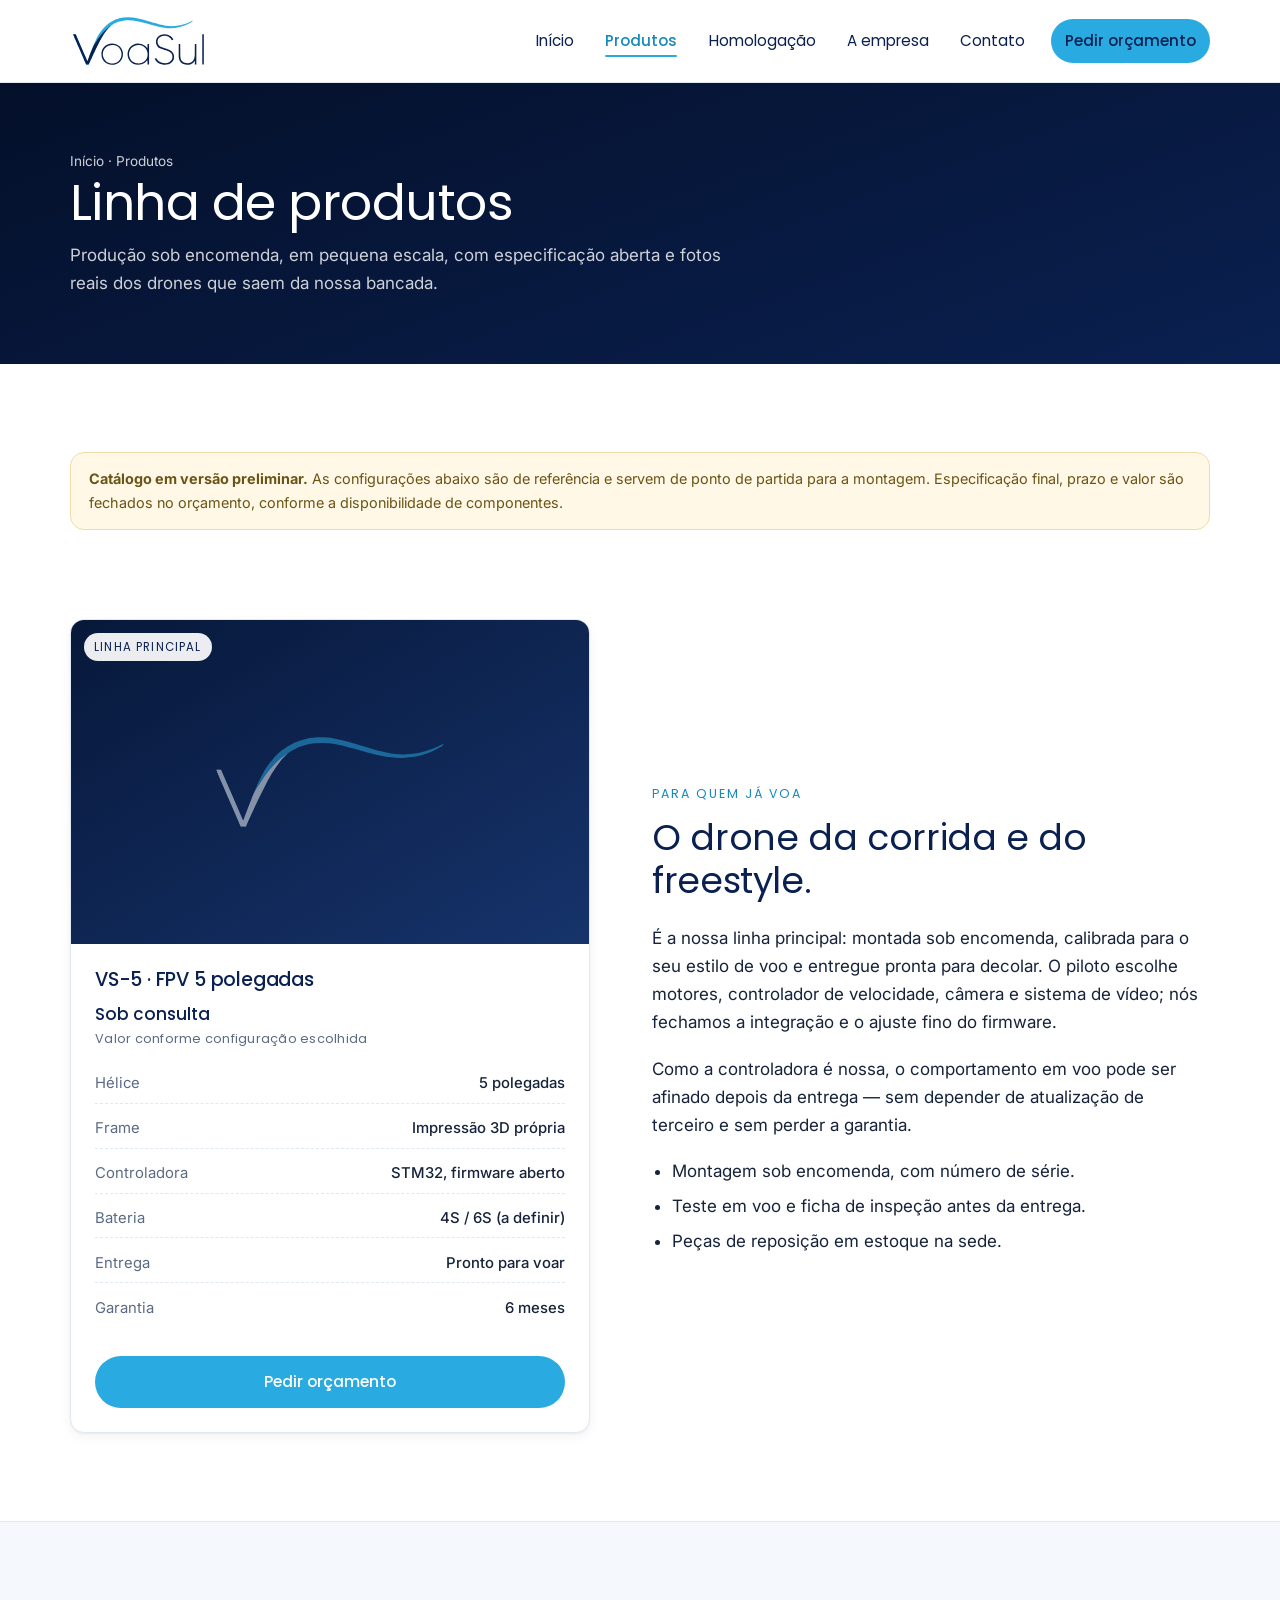
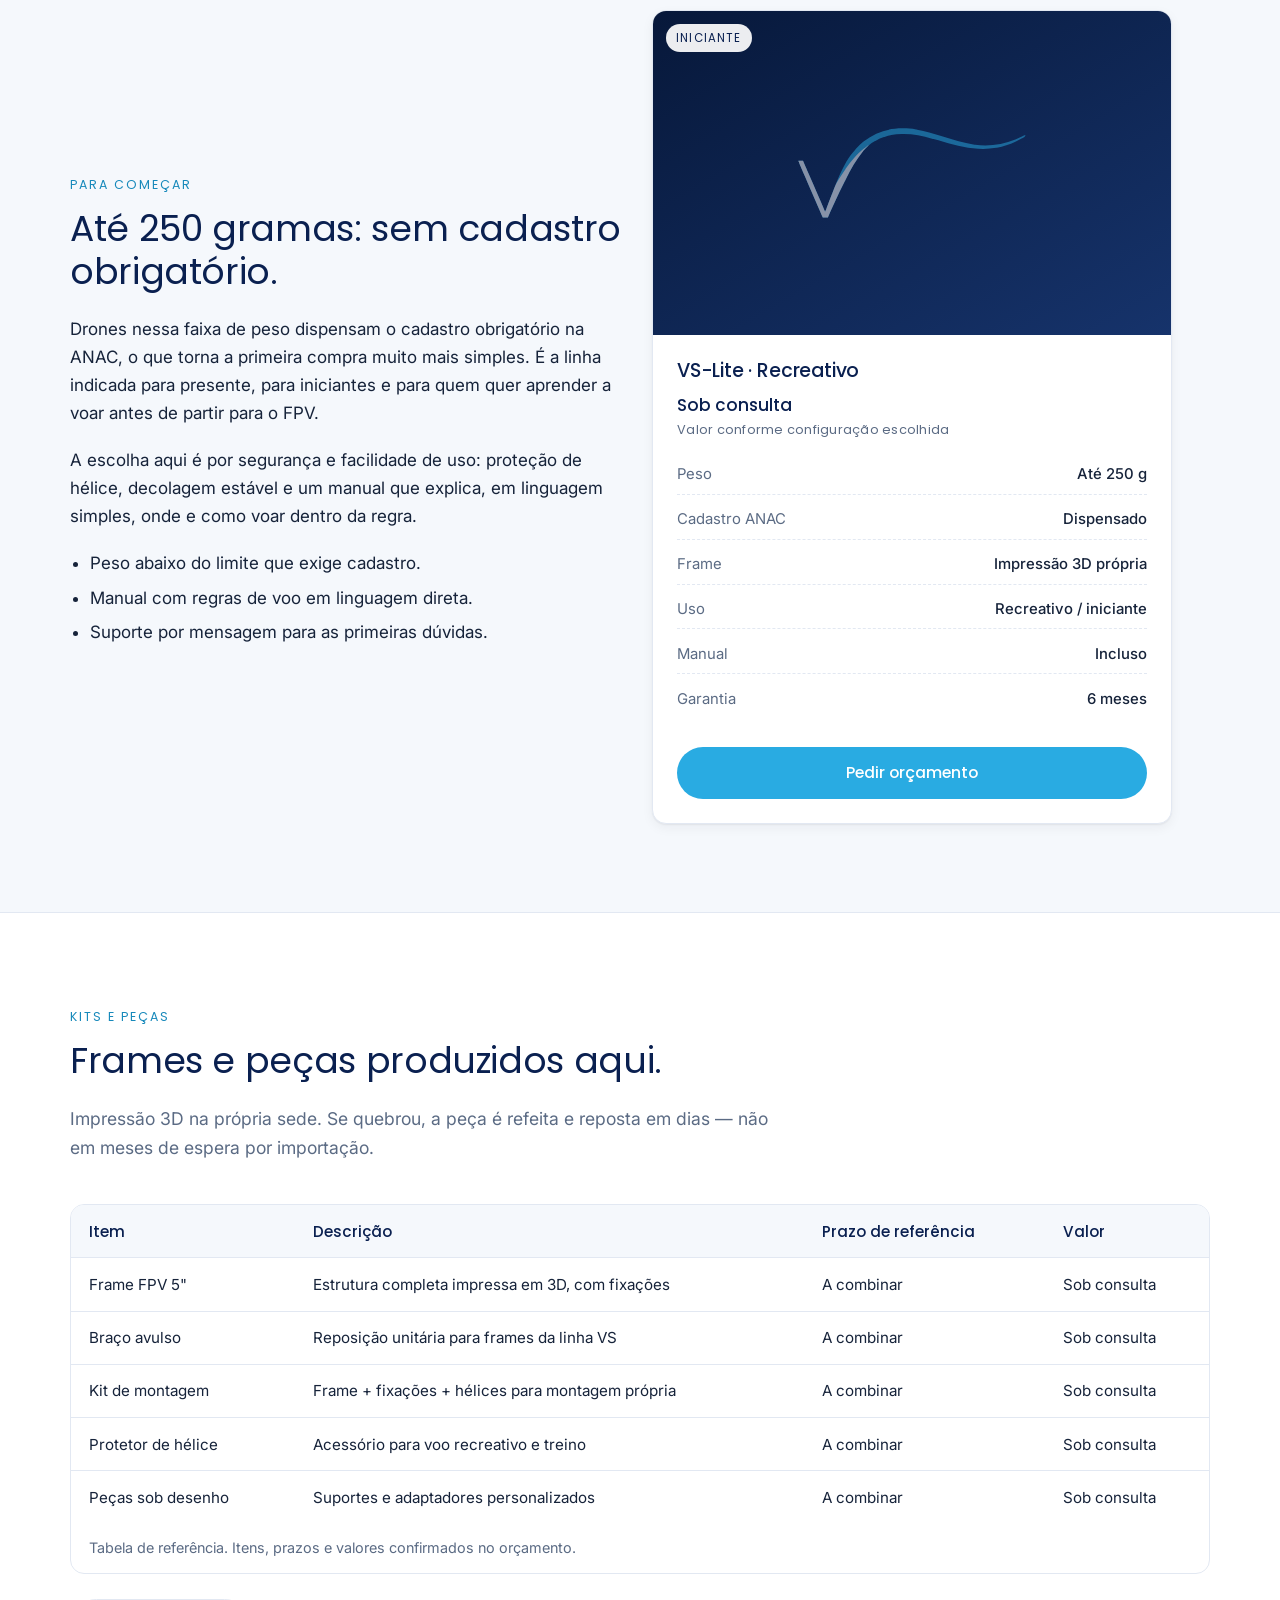
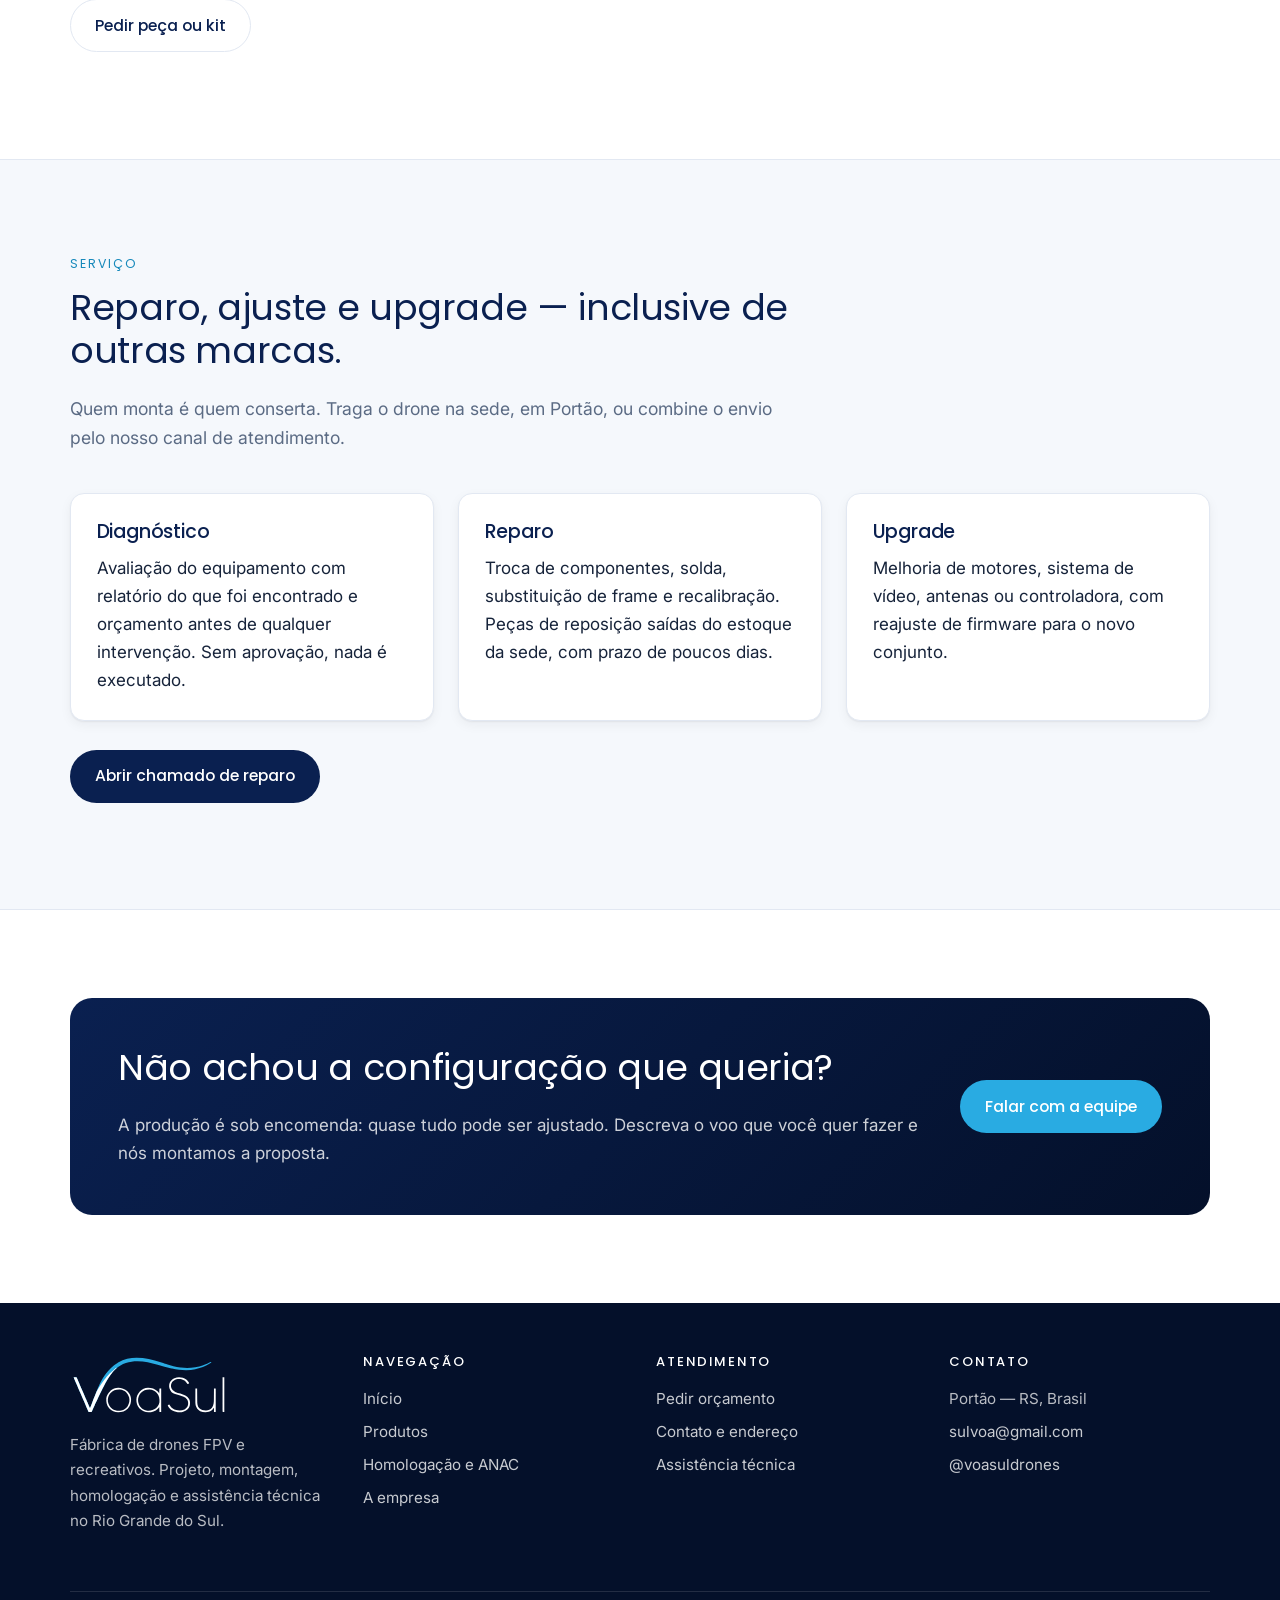
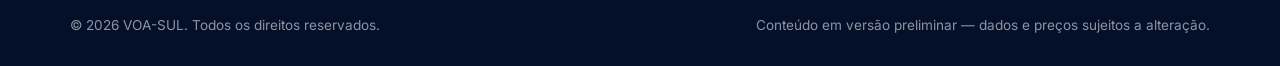
<file: produtos.html>
<!DOCTYPE html>
<html lang="pt-BR">
<head>
<meta charset="utf-8">
<meta name="viewport" content="width=device-width, initial-scale=1">
<title>Produtos — VOA-SUL</title>
<meta name="description" content="Linha de produtos VOA-SUL: drone FPV 5 polegadas sob encomenda, drone recreativo até 250 g, kits e peças em impressão 3D e serviço de reparo e upgrade.">
<link rel="icon" href="assets/img/favicon.svg" type="image/svg+xml">
<link rel="apple-touch-icon" href="assets/img/favicon.svg">
<meta name="theme-color" content="#0a2050">
<link rel="preconnect" href="https://fonts.googleapis.com">
<link rel="preconnect" href="https://fonts.gstatic.com" crossorigin>
<link href="https://fonts.googleapis.com/css2?family=Poppins:wght@300;400;500&family=Inter:wght@400;500&display=swap" rel="stylesheet">
<link rel="stylesheet" href="assets/css/style.css">
<script>document.documentElement.classList.add("js");</script>
</head>
<body>

<header class="site-header">
  <div class="wrap site-header__inner">
    <a class="brand" href="index.html">
      <img src="assets/img/logo-voasul.svg" alt="VoaSul" width="901" height="354">
    </a>
    <button class="nav-toggle" type="button" aria-label="Abrir menu" aria-expanded="false" aria-controls="nav-principal"><span></span></button>
    <nav class="nav" id="nav-principal" aria-label="Navegação principal">
      <a href="index.html">Início</a>
      <a href="produtos.html" aria-current="page">Produtos</a>
      <a href="homologacao.html">Homologação</a>
      <a href="sobre.html">A empresa</a>
      <a href="contato.html">Contato</a>
      <a class="btn btn--primary" href="orcamento.html">Pedir orçamento</a>
    </nav>
  </div>
</header>

<main>

  <section class="page-head">
    <div class="wrap">
      <p class="breadcrumb"><a href="index.html">Início</a> · Produtos</p>
      <h1>Linha de produtos</h1>
      <p>Produção sob encomenda, em pequena escala, com especificação aberta e fotos reais dos drones que saem da nossa bancada.</p>
    </div>
  </section>

  <section class="section">
    <div class="wrap stack">
      <div class="notice">
        <p><strong>Catálogo em versão preliminar.</strong> As configurações abaixo são de referência e servem de ponto de partida para a montagem. Especificação final, prazo e valor são fechados no orçamento, conforme a disponibilidade de componentes.</p>
      </div>
    </div>
  </section>

  <!-- ============ FPV 5" ============ -->
  <section class="section" id="fpv5" style="padding-top:0">
    <div class="wrap">
      <div class="grid grid-2" style="align-items:center">
        <div class="card product" style="max-width:520px">
          <div class="product__media"><span class="product__badge">Linha principal</span>
            <img src="assets/img/simbolo-voasul-branco.svg" alt="" aria-hidden="true">
          </div>
          <div class="product__body">
            <h3>VS-5 · FPV 5 polegadas</h3>
            <p class="product__price">Sob consulta<small>Valor conforme configuração escolhida</small></p>
            <ul class="product__specs">
              <li>Hélice <b>5 polegadas</b></li>
              <li>Frame <b>Impressão 3D própria</b></li>
              <li>Controladora <b>STM32, firmware aberto</b></li>
              <li>Bateria <b>4S / 6S (a definir)</b></li>
              <li>Entrega <b>Pronto para voar</b></li>
              <li>Garantia <b>6 meses</b></li>
            </ul>
            <a class="btn btn--primary btn--block" href="orcamento.html?produto=FPV%205%20polegadas">Pedir orçamento</a>
          </div>
        </div>
        <div>
          <span class="eyebrow">Para quem já voa</span>
          <h2>O drone da corrida e do freestyle.</h2>
          <p>É a nossa linha principal: montada sob encomenda, calibrada para o seu estilo de voo e entregue pronta para decolar. O piloto escolhe motores, controlador de velocidade, câmera e sistema de vídeo; nós fechamos a integração e o ajuste fino do firmware.</p>
          <p>Como a controladora é nossa, o comportamento em voo pode ser afinado depois da entrega — sem depender de atualização de terceiro e sem perder a garantia.</p>
          <ul>
            <li>Montagem sob encomenda, com número de série.</li>
            <li>Teste em voo e ficha de inspeção antes da entrega.</li>
            <li>Peças de reposição em estoque na sede.</li>
          </ul>
        </div>
      </div>
    </div>
  </section>

  <!-- ============ RECREATIVO ============ -->
  <section class="section section--soft" id="recreativo">
    <div class="wrap">
      <div class="grid grid-2" style="align-items:center">
        <div>
          <span class="eyebrow">Para começar</span>
          <h2>Até 250 gramas: sem cadastro obrigatório.</h2>
          <p>Drones nessa faixa de peso dispensam o cadastro obrigatório na ANAC, o que torna a primeira compra muito mais simples. É a linha indicada para presente, para iniciantes e para quem quer aprender a voar antes de partir para o FPV.</p>
          <p>A escolha aqui é por segurança e facilidade de uso: proteção de hélice, decolagem estável e um manual que explica, em linguagem simples, onde e como voar dentro da regra.</p>
          <ul>
            <li>Peso abaixo do limite que exige cadastro.</li>
            <li>Manual com regras de voo em linguagem direta.</li>
            <li>Suporte por mensagem para as primeiras dúvidas.</li>
          </ul>
        </div>
        <div class="card product" style="max-width:520px">
          <div class="product__media"><span class="product__badge">Iniciante</span>
            <img src="assets/img/simbolo-voasul-branco.svg" alt="" aria-hidden="true">
          </div>
          <div class="product__body">
            <h3>VS-Lite · Recreativo</h3>
            <p class="product__price">Sob consulta<small>Valor conforme configuração escolhida</small></p>
            <ul class="product__specs">
              <li>Peso <b>Até 250 g</b></li>
              <li>Cadastro ANAC <b>Dispensado</b></li>
              <li>Frame <b>Impressão 3D própria</b></li>
              <li>Uso <b>Recreativo / iniciante</b></li>
              <li>Manual <b>Incluso</b></li>
              <li>Garantia <b>6 meses</b></li>
            </ul>
            <a class="btn btn--primary btn--block" href="orcamento.html?produto=Drone%20recreativo%20at%C3%A9%20250%20g">Pedir orçamento</a>
          </div>
        </div>
      </div>
    </div>
  </section>

  <!-- ============ PEÇAS ============ -->
  <section class="section" id="pecas">
    <div class="wrap">
      <div class="section-head">
        <span class="eyebrow">Kits e peças</span>
        <h2>Frames e peças produzidos aqui.</h2>
        <p class="lead">Impressão 3D na própria sede. Se quebrou, a peça é refeita e reposta em dias — não em meses de espera por importação.</p>
      </div>

      <div class="table-wrap">
        <table>
          <caption class="small muted" style="caption-side:bottom;text-align:left;padding:.8rem 1.1rem">Tabela de referência. Itens, prazos e valores confirmados no orçamento.</caption>
          <thead>
            <tr><th>Item</th><th>Descrição</th><th>Prazo de referência</th><th>Valor</th></tr>
          </thead>
          <tbody>
            <tr><td>Frame FPV 5"</td><td>Estrutura completa impressa em 3D, com fixações</td><td>A combinar</td><td>Sob consulta</td></tr>
            <tr><td>Braço avulso</td><td>Reposição unitária para frames da linha VS</td><td>A combinar</td><td>Sob consulta</td></tr>
            <tr><td>Kit de montagem</td><td>Frame + fixações + hélices para montagem própria</td><td>A combinar</td><td>Sob consulta</td></tr>
            <tr><td>Protetor de hélice</td><td>Acessório para voo recreativo e treino</td><td>A combinar</td><td>Sob consulta</td></tr>
            <tr><td>Peças sob desenho</td><td>Suportes e adaptadores personalizados</td><td>A combinar</td><td>Sob consulta</td></tr>
          </tbody>
        </table>
      </div>

      <p style="margin-top:1.6rem"><a class="btn btn--outline" href="orcamento.html?produto=Kits%2C%20frames%20e%20pe%C3%A7as">Pedir peça ou kit</a></p>
    </div>
  </section>

  <!-- ============ REPARO ============ -->
  <section class="section section--soft" id="reparo">
    <div class="wrap">
      <div class="section-head">
        <span class="eyebrow">Serviço</span>
        <h2>Reparo, ajuste e upgrade — inclusive de outras marcas.</h2>
        <p class="lead">Quem monta é quem conserta. Traga o drone na sede, em Portão, ou combine o envio pelo nosso canal de atendimento.</p>
      </div>

      <div class="grid grid-3">
        <article class="card">
          <h3>Diagnóstico</h3>
          <p>Avaliação do equipamento com relatório do que foi encontrado e orçamento antes de qualquer intervenção. Sem aprovação, nada é executado.</p>
        </article>
        <article class="card">
          <h3>Reparo</h3>
          <p>Troca de componentes, solda, substituição de frame e recalibração. Peças de reposição saídas do estoque da sede, com prazo de poucos dias.</p>
        </article>
        <article class="card">
          <h3>Upgrade</h3>
          <p>Melhoria de motores, sistema de vídeo, antenas ou controladora, com reajuste de firmware para o novo conjunto.</p>
        </article>
      </div>

      <p style="margin-top:1.8rem"><a class="btn btn--dark" href="orcamento.html?produto=Reparo%2C%20ajuste%20ou%20upgrade">Abrir chamado de reparo</a></p>
    </div>
  </section>

  <section class="section">
    <div class="wrap">
      <div class="band">
        <div>
          <h2>Não achou a configuração que queria?</h2>
          <p>A produção é sob encomenda: quase tudo pode ser ajustado. Descreva o voo que você quer fazer e nós montamos a proposta.</p>
        </div>
        <div><a class="btn btn--primary" href="orcamento.html">Falar com a equipe</a></div>
      </div>
    </div>
  </section>

</main>

<footer class="site-footer">
  <div class="wrap">
    <div class="footer-grid">
      <div class="footer-brand">
        <div class="brand">
          <img src="assets/img/logo-voasul-branco.svg" alt="VoaSul" width="901" height="354">
        </div>
        <p>Fábrica de drones FPV e recreativos. Projeto, montagem, homologação e assistência técnica no Rio Grande do Sul.</p>
      </div>
      <div>
        <h4>Navegação</h4>
        <ul>
          <li><a href="index.html">Início</a></li>
          <li><a href="produtos.html">Produtos</a></li>
          <li><a href="homologacao.html">Homologação e ANAC</a></li>
          <li><a href="sobre.html">A empresa</a></li>
        </ul>
      </div>
      <div>
        <h4>Atendimento</h4>
        <ul>
          <li><a href="orcamento.html">Pedir orçamento</a></li>
          <li><a href="contato.html">Contato e endereço</a></li>
          <li><a href="produtos.html#reparo">Assistência técnica</a></li>
        </ul>
      </div>
      <div>
        <h4>Contato</h4>
        <ul>
          <li>Portão — RS, Brasil</li>
          <li><a href="mailto:sulvoa@gmail.com">sulvoa@gmail.com</a></li>
          <li><a href="https://www.instagram.com/voasuldrones" rel="noopener">@voasuldrones</a></li>
        </ul>
      </div>
    </div>
    <div class="footer-bottom">
      <span>&copy; <span data-ano>2026</span> VOA-SUL. Todos os direitos reservados.</span>
      <span>Conteúdo em versão preliminar — dados e preços sujeitos a alteração.</span>
    </div>
  </div>
</footer>

<script src="assets/js/main.js"></script>
</body>
</html>
</file>
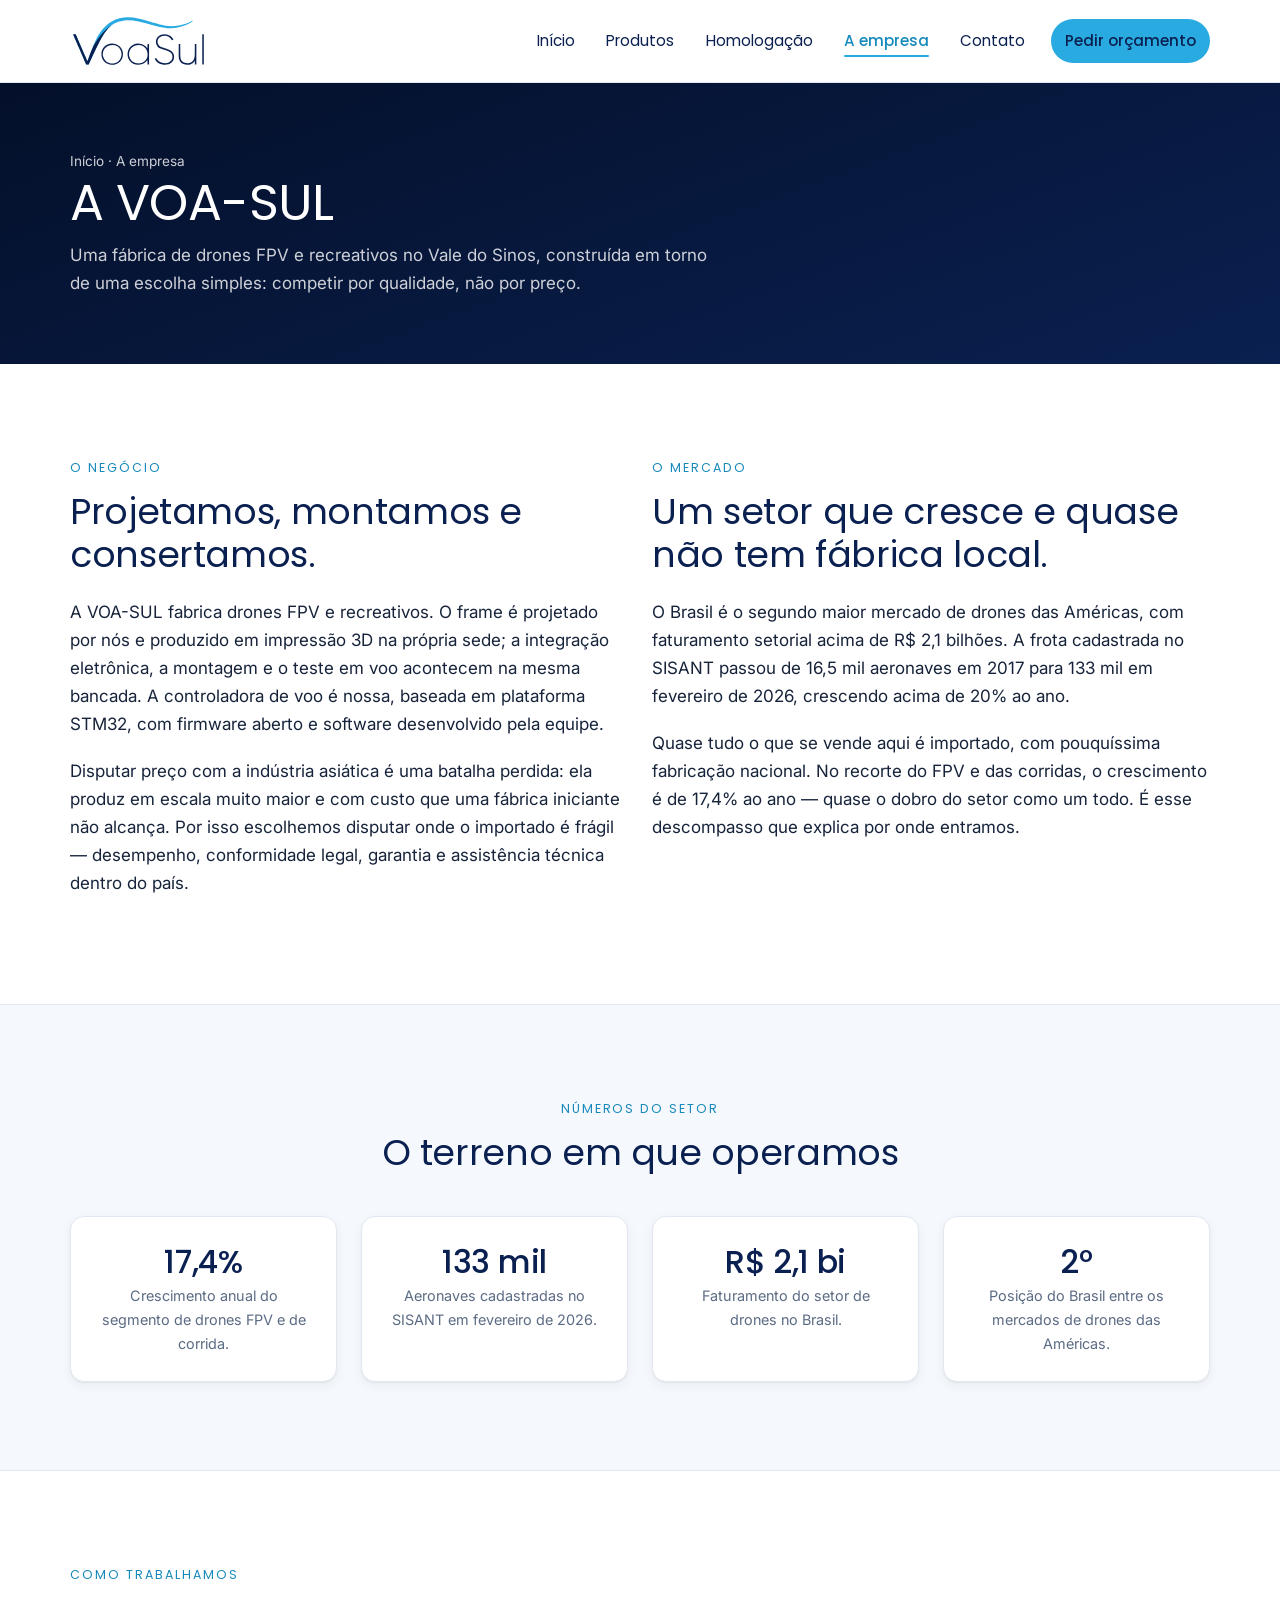
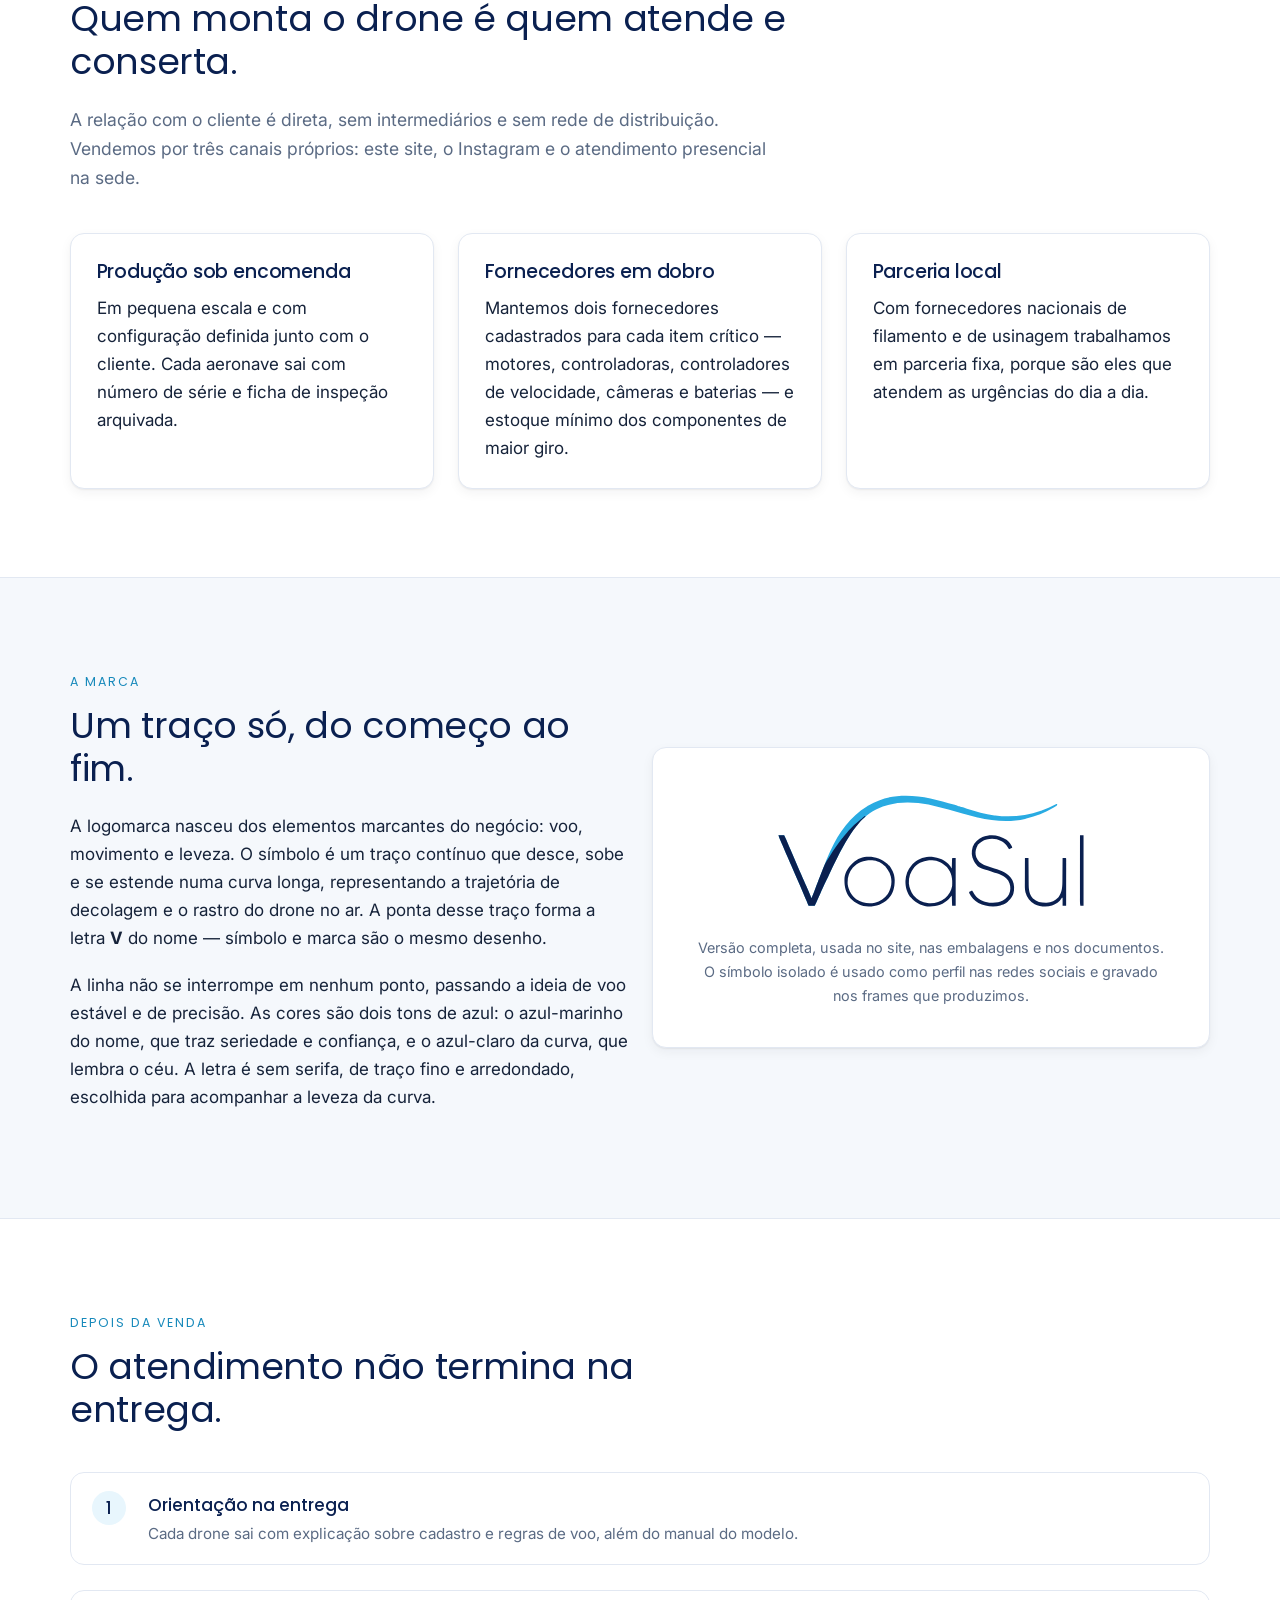
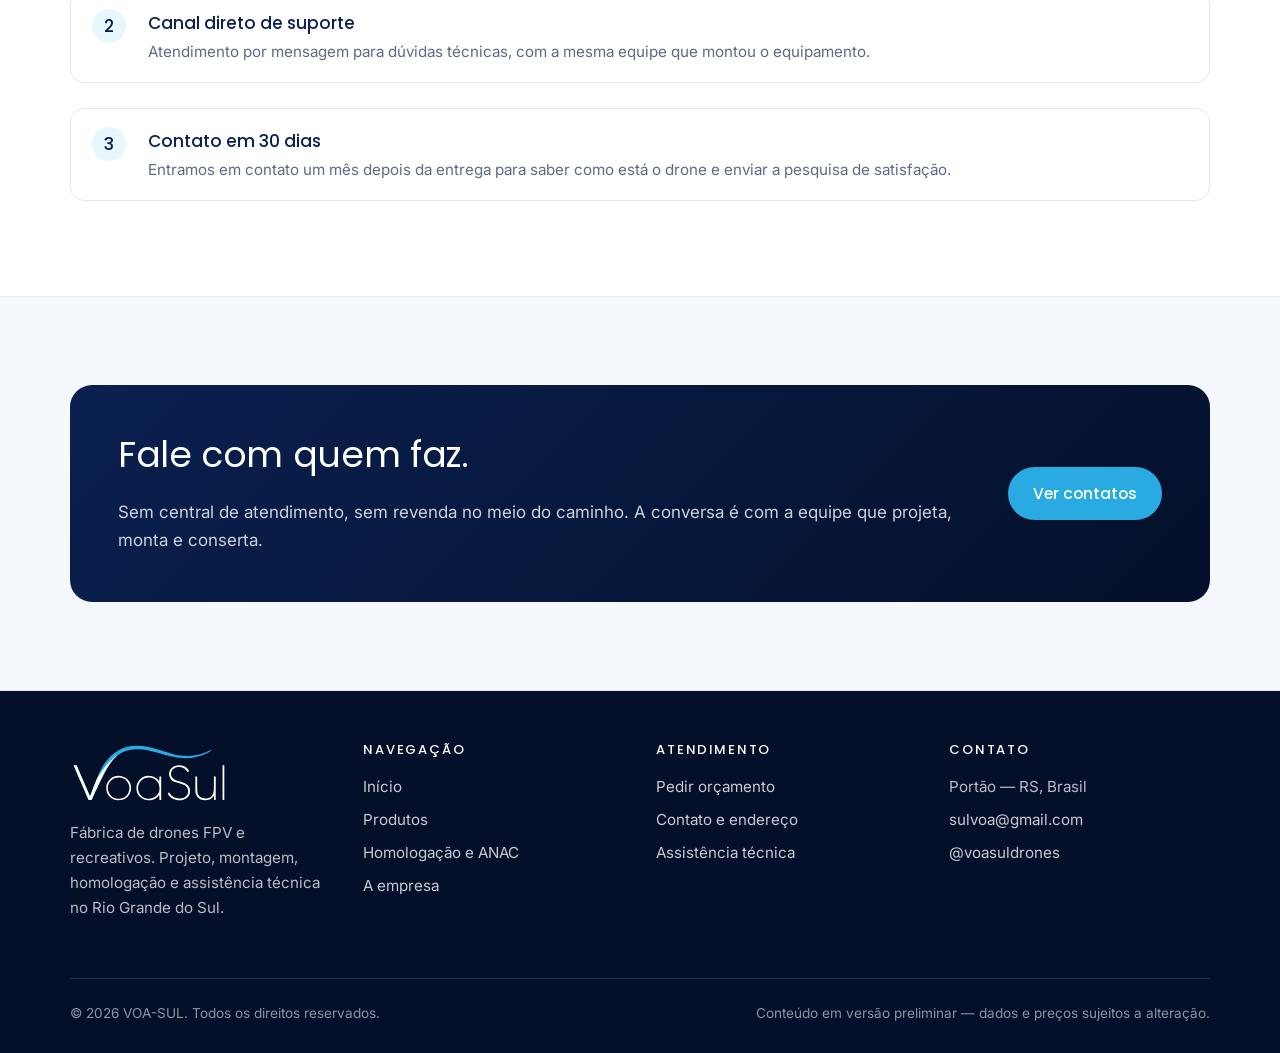
<file: sobre.html>
<!DOCTYPE html>
<html lang="pt-BR">
<head>
<meta charset="utf-8">
<meta name="viewport" content="width=device-width, initial-scale=1">
<title>A empresa — VOA-SUL</title>
<meta name="description" content="Quem é a VOA-SUL: fábrica de drones FPV e recreativos em Portão (RS), com engenharia própria, firmware próprio e assistência técnica local.">
<link rel="icon" href="assets/img/favicon.svg" type="image/svg+xml">
<link rel="apple-touch-icon" href="assets/img/favicon.svg">
<meta name="theme-color" content="#0a2050">
<link rel="preconnect" href="https://fonts.googleapis.com">
<link rel="preconnect" href="https://fonts.gstatic.com" crossorigin>
<link href="https://fonts.googleapis.com/css2?family=Poppins:wght@300;400;500&family=Inter:wght@400;500&display=swap" rel="stylesheet">
<link rel="stylesheet" href="assets/css/style.css">
<script>document.documentElement.classList.add("js");</script>
</head>
<body>

<header class="site-header">
  <div class="wrap site-header__inner">
    <a class="brand" href="index.html">
      <img src="assets/img/logo-voasul.svg" alt="VoaSul" width="901" height="354">
    </a>
    <button class="nav-toggle" type="button" aria-label="Abrir menu" aria-expanded="false" aria-controls="nav-principal"><span></span></button>
    <nav class="nav" id="nav-principal" aria-label="Navegação principal">
      <a href="index.html">Início</a>
      <a href="produtos.html">Produtos</a>
      <a href="homologacao.html">Homologação</a>
      <a href="sobre.html" aria-current="page">A empresa</a>
      <a href="contato.html">Contato</a>
      <a class="btn btn--primary" href="orcamento.html">Pedir orçamento</a>
    </nav>
  </div>
</header>

<main>

  <section class="page-head">
    <div class="wrap">
      <p class="breadcrumb"><a href="index.html">Início</a> · A empresa</p>
      <h1>A VOA-SUL</h1>
      <p>Uma fábrica de drones FPV e recreativos no Vale do Sinos, construída em torno de uma escolha simples: competir por qualidade, não por preço.</p>
    </div>
  </section>

  <section class="section">
    <div class="wrap">
      <div class="grid grid-2" style="align-items:start">
        <div>
          <span class="eyebrow">O negócio</span>
          <h2>Projetamos, montamos e consertamos.</h2>
          <p>A VOA-SUL fabrica drones FPV e recreativos. O frame é projetado por nós e produzido em impressão 3D na própria sede; a integração eletrônica, a montagem e o teste em voo acontecem na mesma bancada. A controladora de voo é nossa, baseada em plataforma STM32, com firmware aberto e software desenvolvido pela equipe.</p>
          <p>Disputar preço com a indústria asiática é uma batalha perdida: ela produz em escala muito maior e com custo que uma fábrica iniciante não alcança. Por isso escolhemos disputar onde o importado é frágil — desempenho, conformidade legal, garantia e assistência técnica dentro do país.</p>
        </div>
        <div>
          <span class="eyebrow">O mercado</span>
          <h2>Um setor que cresce e quase não tem fábrica local.</h2>
          <p>O Brasil é o segundo maior mercado de drones das Américas, com faturamento setorial acima de R$ 2,1 bilhões. A frota cadastrada no SISANT passou de 16,5 mil aeronaves em 2017 para 133 mil em fevereiro de 2026, crescendo acima de 20% ao ano.</p>
          <p>Quase tudo o que se vende aqui é importado, com pouquíssima fabricação nacional. No recorte do FPV e das corridas, o crescimento é de 17,4% ao ano — quase o dobro do setor como um todo. É esse descompasso que explica por onde entramos.</p>
        </div>
      </div>
    </div>
  </section>

  <section class="section section--soft">
    <div class="wrap">
      <div class="section-head center">
        <span class="eyebrow">Números do setor</span>
        <h2>O terreno em que operamos</h2>
      </div>
      <div class="grid grid-4">
        <article class="card center">
          <h3 style="font-size:2rem;margin-bottom:.2rem">17,4%</h3>
          <p class="muted small">Crescimento anual do segmento de drones FPV e de corrida.</p>
        </article>
        <article class="card center">
          <h3 style="font-size:2rem;margin-bottom:.2rem">133 mil</h3>
          <p class="muted small">Aeronaves cadastradas no SISANT em fevereiro de 2026.</p>
        </article>
        <article class="card center">
          <h3 style="font-size:2rem;margin-bottom:.2rem">R$ 2,1 bi</h3>
          <p class="muted small">Faturamento do setor de drones no Brasil.</p>
        </article>
        <article class="card center">
          <h3 style="font-size:2rem;margin-bottom:.2rem">2º</h3>
          <p class="muted small">Posição do Brasil entre os mercados de drones das Américas.</p>
        </article>
      </div>
    </div>
  </section>

  <section class="section">
    <div class="wrap">
      <div class="section-head">
        <span class="eyebrow">Como trabalhamos</span>
        <h2>Quem monta o drone é quem atende e conserta.</h2>
        <p class="lead">A relação com o cliente é direta, sem intermediários e sem rede de distribuição. Vendemos por três canais próprios: este site, o Instagram e o atendimento presencial na sede.</p>
      </div>
      <div class="grid grid-3">
        <article class="card">
          <h3>Produção sob encomenda</h3>
          <p>Em pequena escala e com configuração definida junto com o cliente. Cada aeronave sai com número de série e ficha de inspeção arquivada.</p>
        </article>
        <article class="card">
          <h3>Fornecedores em dobro</h3>
          <p>Mantemos dois fornecedores cadastrados para cada item crítico — motores, controladoras, controladores de velocidade, câmeras e baterias — e estoque mínimo dos componentes de maior giro.</p>
        </article>
        <article class="card">
          <h3>Parceria local</h3>
          <p>Com fornecedores nacionais de filamento e de usinagem trabalhamos em parceria fixa, porque são eles que atendem as urgências do dia a dia.</p>
        </article>
      </div>
    </div>
  </section>

  <section class="section section--soft">
    <div class="wrap">
      <div class="grid grid-2" style="align-items:center">
        <div>
          <span class="eyebrow">A marca</span>
          <h2>Um traço só, do começo ao fim.</h2>
          <p>A logomarca nasceu dos elementos marcantes do negócio: voo, movimento e leveza. O símbolo é um traço contínuo que desce, sobe e se estende numa curva longa, representando a trajetória de decolagem e o rastro do drone no ar. A ponta desse traço forma a letra <strong>V</strong> do nome — símbolo e marca são o mesmo desenho.</p>
          <p>A linha não se interrompe em nenhum ponto, passando a ideia de voo estável e de precisão. As cores são dois tons de azul: o azul-marinho do nome, que traz seriedade e confiança, e o azul-claro da curva, que lembra o céu. A letra é sem serifa, de traço fino e arredondado, escolhida para acompanhar a leveza da curva.</p>
        </div>
        <div class="card center" style="padding:2.5rem">
          <img src="assets/img/logo-voasul.svg" alt="Logomarca completa da VOA-SUL" style="margin-inline:auto;max-width:320px">
          <p class="small muted" style="margin-top:1.4rem">Versão completa, usada no site, nas embalagens e nos documentos. O símbolo isolado é usado como perfil nas redes sociais e gravado nos frames que produzimos.</p>
        </div>
      </div>
    </div>
  </section>

  <section class="section">
    <div class="wrap">
      <div class="section-head">
        <span class="eyebrow">Depois da venda</span>
        <h2>O atendimento não termina na entrega.</h2>
      </div>
      <ol class="steps">
        <li><div><strong>Orientação na entrega</strong><span>Cada drone sai com explicação sobre cadastro e regras de voo, além do manual do modelo.</span></div></li>
        <li><div><strong>Canal direto de suporte</strong><span>Atendimento por mensagem para dúvidas técnicas, com a mesma equipe que montou o equipamento.</span></div></li>
        <li><div><strong>Contato em 30 dias</strong><span>Entramos em contato um mês depois da entrega para saber como está o drone e enviar a pesquisa de satisfação.</span></div></li>
      </ol>
    </div>
  </section>

  <section class="section section--soft">
    <div class="wrap">
      <div class="band">
        <div>
          <h2>Fale com quem faz.</h2>
          <p>Sem central de atendimento, sem revenda no meio do caminho. A conversa é com a equipe que projeta, monta e conserta.</p>
        </div>
        <div><a class="btn btn--primary" href="contato.html">Ver contatos</a></div>
      </div>
    </div>
  </section>

</main>

<footer class="site-footer">
  <div class="wrap">
    <div class="footer-grid">
      <div class="footer-brand">
        <div class="brand">
          <img src="assets/img/logo-voasul-branco.svg" alt="VoaSul" width="901" height="354">
        </div>
        <p>Fábrica de drones FPV e recreativos. Projeto, montagem, homologação e assistência técnica no Rio Grande do Sul.</p>
      </div>
      <div>
        <h4>Navegação</h4>
        <ul>
          <li><a href="index.html">Início</a></li>
          <li><a href="produtos.html">Produtos</a></li>
          <li><a href="homologacao.html">Homologação e ANAC</a></li>
          <li><a href="sobre.html">A empresa</a></li>
        </ul>
      </div>
      <div>
        <h4>Atendimento</h4>
        <ul>
          <li><a href="orcamento.html">Pedir orçamento</a></li>
          <li><a href="contato.html">Contato e endereço</a></li>
          <li><a href="produtos.html#reparo">Assistência técnica</a></li>
        </ul>
      </div>
      <div>
        <h4>Contato</h4>
        <ul>
          <li>Portão — RS, Brasil</li>
          <li><a href="mailto:sulvoa@gmail.com">sulvoa@gmail.com</a></li>
          <li><a href="https://www.instagram.com/voasuldrones" rel="noopener">@voasuldrones</a></li>
        </ul>
      </div>
    </div>
    <div class="footer-bottom">
      <span>&copy; <span data-ano>2026</span> VOA-SUL. Todos os direitos reservados.</span>
      <span>Conteúdo em versão preliminar — dados e preços sujeitos a alteração.</span>
    </div>
  </div>
</footer>

<script src="assets/js/main.js"></script>
</body>
</html>
</file>
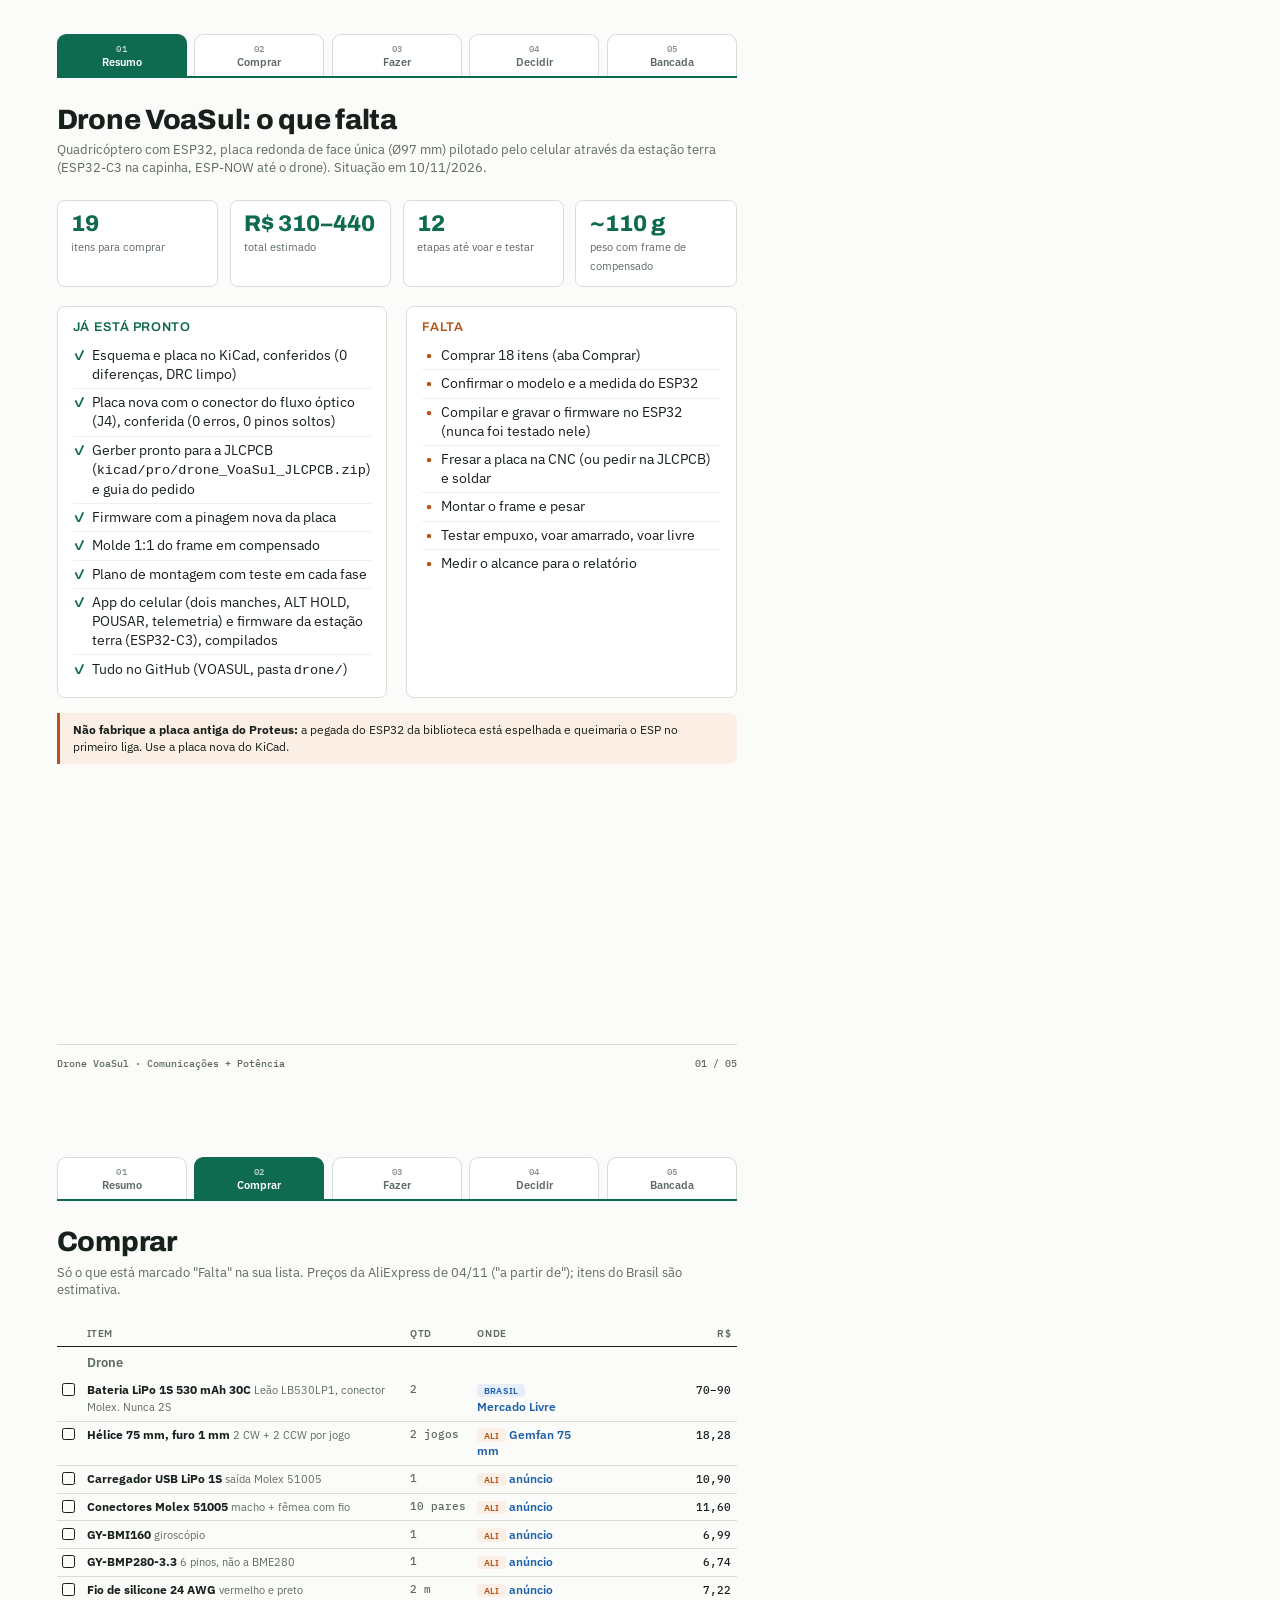
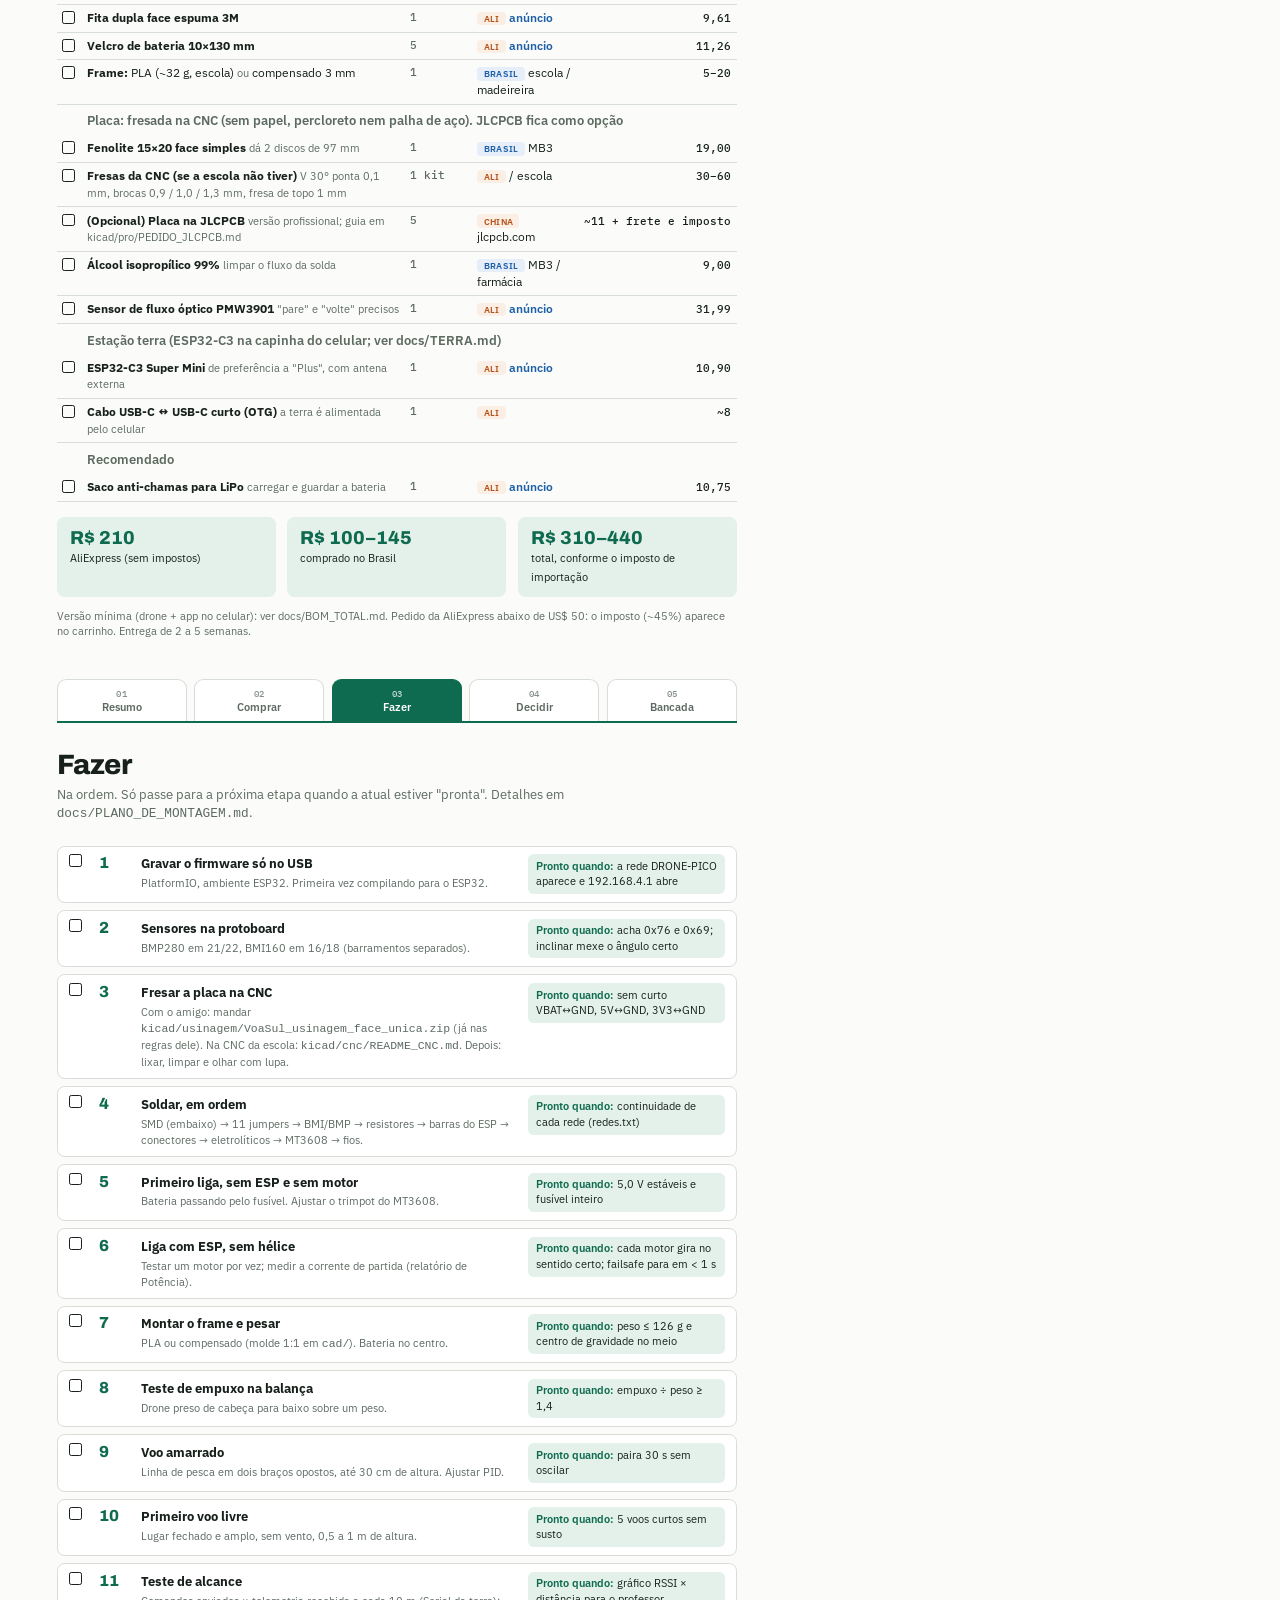
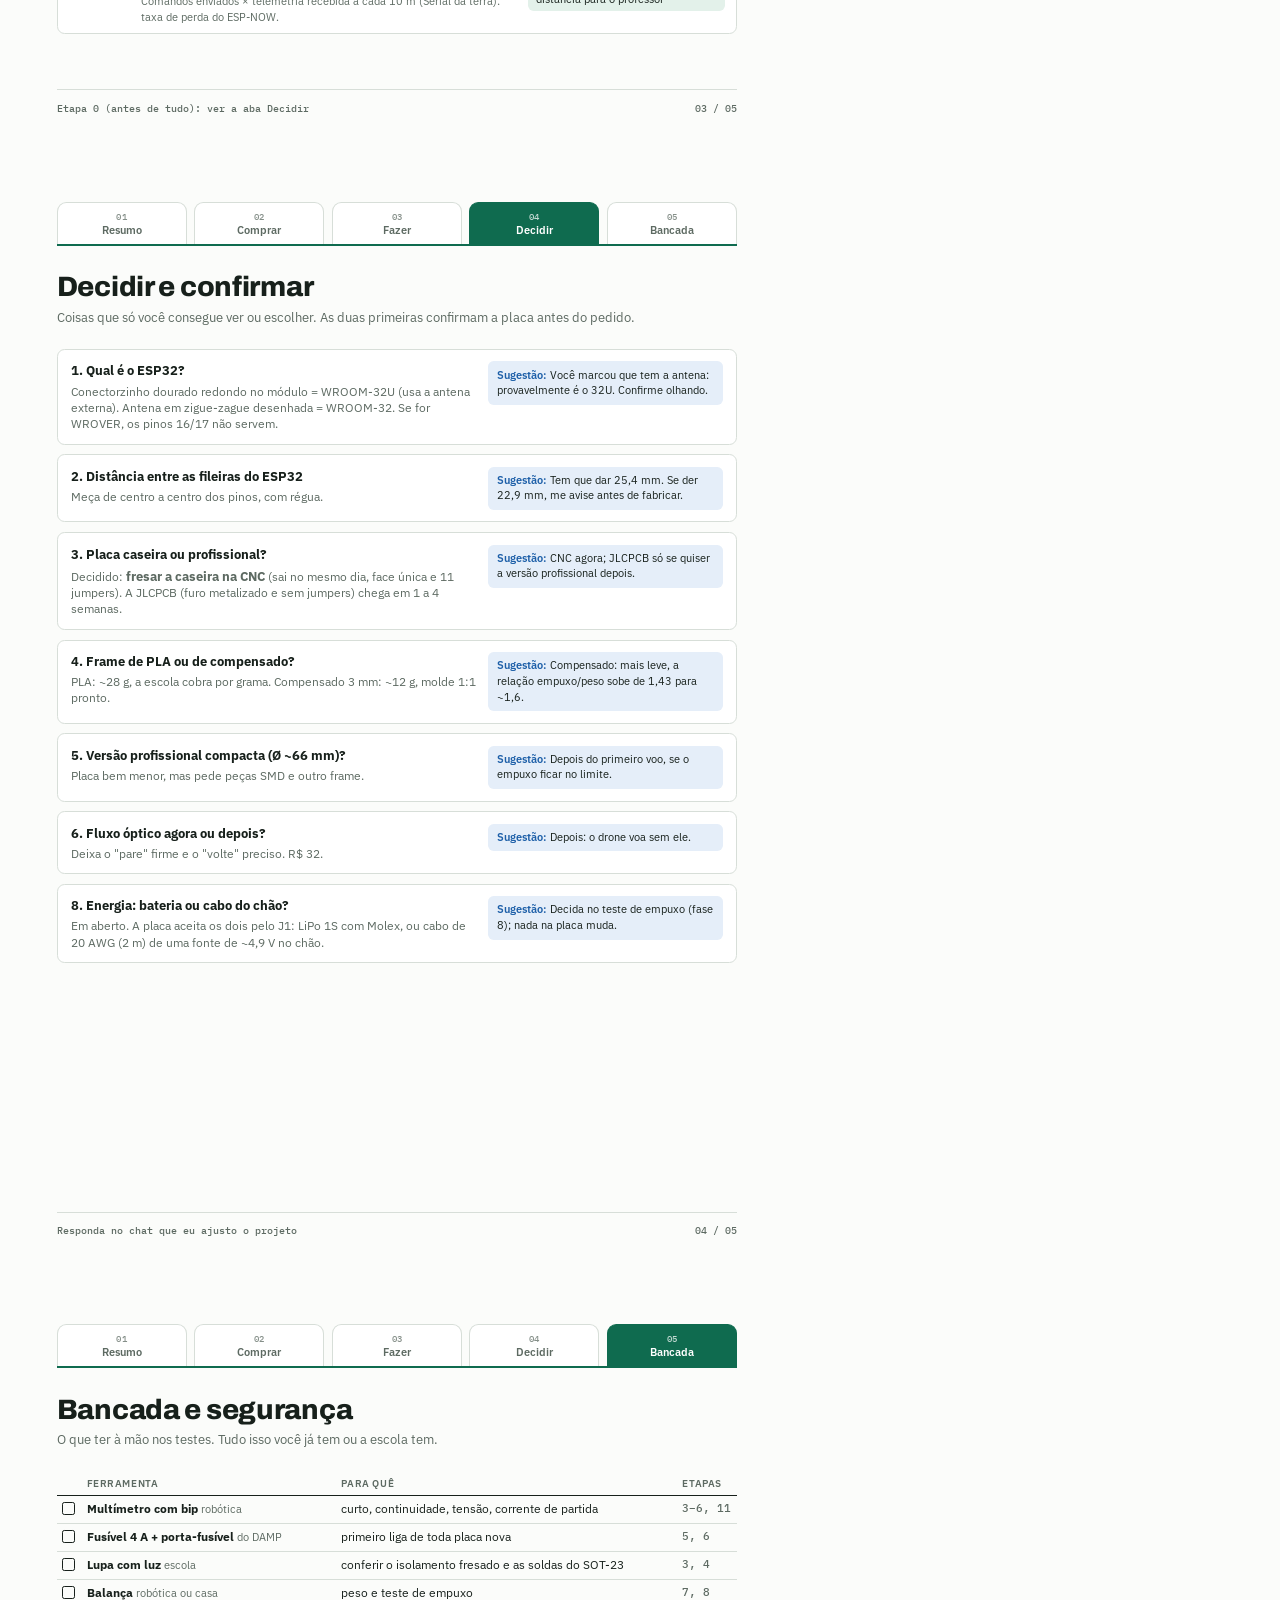
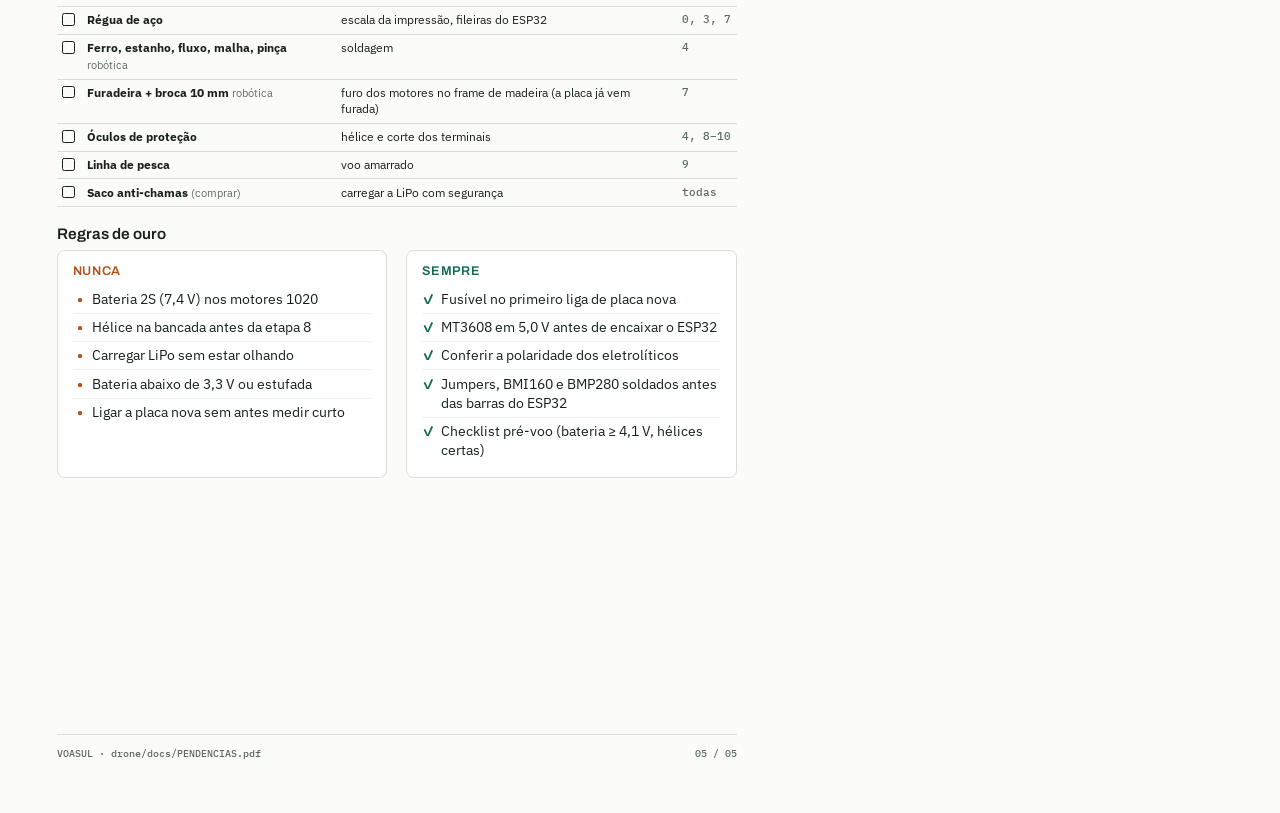
<file: drone/docs/pendencias.html>
<!doctype html>
<html lang="pt-BR">
<head>
<meta charset="utf-8">
<title>Drone VoaSul: o que falta</title>
<link rel="stylesheet" href="https://fonts.googleapis.com/css2?family=Archivo:wght@600;800&family=IBM+Plex+Sans:wght@400;500;600&family=IBM+Plex+Mono:wght@500&display=swap">
<style>
@page { size: A4; margin: 0; }
:root{
  --verde:#0f6b4f; --verde-claro:#e3f1ea; --tinta:#17201b; --cinza:#5d6a62; --linha:#d7ded8;
  --papel:#fbfcfa; --laranja:#b4531a; --laranja-claro:#fbeee4; --azul:#1d5fa8; --azul-claro:#e5eef9;
  --display:"Archivo","Helvetica Neue",Arial,sans-serif; --corpo:"IBM Plex Sans","Segoe UI",Arial,sans-serif;
  --mono:"IBM Plex Mono",Menlo,Consolas,monospace;
}
*{box-sizing:border-box}
html,body{margin:0;background:var(--papel);color:var(--tinta);font-family:var(--corpo);font-size:10.2pt;line-height:1.4}
.pagina{width:210mm;height:297mm;padding:0 15mm 14mm;position:relative;page-break-after:always;overflow:hidden;display:flex;flex-direction:column}
.pagina:last-child{page-break-after:auto}
/* barra de abas */
.abas{display:flex;gap:2mm;padding-top:9mm;border-bottom:2px solid var(--verde);margin:0 0 7mm}
.abas a{flex:1;text-align:center;text-decoration:none;color:var(--cinza);font:600 8.6pt var(--corpo);
  padding:2.2mm 1mm 1.8mm;border:1px solid var(--linha);border-bottom:none;border-radius:2.5mm 2.5mm 0 0;background:#fff}
.abas a.ativa{background:var(--verde);border-color:var(--verde);color:#fff}
.abas a span{display:block;font:500 6.4pt var(--mono);opacity:.75;letter-spacing:.04em}
h1{font:800 21pt/1.1 var(--display);margin:0 0 1.5mm;letter-spacing:-.01em}
.sub{color:var(--cinza);margin:0 0 6mm;font-size:9.6pt}
h2{font:600 11.5pt var(--display);margin:5mm 0 2mm;display:flex;align-items:baseline;gap:3mm}
h2 small{font:500 8pt var(--mono);color:var(--cinza)}
.numeros{display:grid;grid-template-columns:repeat(4,1fr);gap:3mm;margin-bottom:5mm}
.num{border:1px solid var(--linha);border-radius:2mm;padding:3mm 3.5mm;background:#fff}
.num b{display:block;font:800 17pt/1.1 var(--display);color:var(--verde)}
.num span{font-size:8pt;color:var(--cinza)}
.dois{display:grid;grid-template-columns:1fr 1fr;gap:5mm}
.caixa{border:1px solid var(--linha);border-radius:2mm;padding:3.5mm 4mm;background:#fff}
.caixa h3{font:600 9.5pt var(--display);margin:0 0 2mm;text-transform:uppercase;letter-spacing:.05em}
.caixa.ok h3{color:var(--verde)} .caixa.falta h3{color:var(--laranja)}
ul.l{margin:0;padding:0;list-style:none}
ul.l li{padding:1.1mm 0 1.1mm 5mm;position:relative;border-bottom:1px solid #eef1ee}
ul.l li:last-child{border-bottom:none}
.ok ul.l li::before{content:"✓";position:absolute;left:0;color:var(--verde);font-weight:600}
.falta ul.l li::before{content:"•";position:absolute;left:1mm;color:var(--laranja);font-weight:700}
table{width:100%;border-collapse:collapse;font-size:8.9pt}
th{text-align:left;font:600 7.4pt var(--corpo);text-transform:uppercase;letter-spacing:.06em;color:var(--cinza);
  border-bottom:1.5px solid var(--tinta);padding:1.4mm 1.5mm}
td{border-bottom:1px solid var(--linha);padding:1.35mm 1.5mm;vertical-align:top}
td.q{font:500 8.4pt var(--mono);white-space:nowrap;color:var(--cinza)}
td.r{text-align:right;font:500 8.6pt var(--mono);white-space:nowrap}
td.ck{width:6mm}
.box{display:inline-block;width:3.4mm;height:3.4mm;border:1.2px solid var(--tinta);border-radius:.6mm;vertical-align:-.5mm}
td a{color:var(--azul);text-decoration:none;font-weight:600}
td em{font-style:normal;color:var(--cinza);font-size:8pt}
tr.sub td{font-weight:600;border-bottom:none;padding-top:2mm}
tr.tot td{font-weight:600;border-top:1.5px solid var(--tinta);border-bottom:none}
.tag{display:inline-block;font:600 6.8pt var(--corpo);padding:.3mm 1.6mm;border-radius:1mm;text-transform:uppercase;letter-spacing:.04em}
.tag.ali{background:var(--laranja-claro);color:var(--laranja)} .tag.br{background:var(--azul-claro);color:var(--azul)}
.totais{display:grid;grid-template-columns:repeat(3,1fr);gap:3mm;margin-top:4mm}
.totais div{border-radius:2mm;padding:3mm 3.5mm;background:var(--verde-claro)}
.totais b{display:block;font:800 14pt var(--display);color:var(--verde)}
.totais span{font-size:8pt;color:var(--tinta)}
.nota{font-size:8.2pt;color:var(--cinza);margin-top:3mm}
/* passos */
.passos{display:flex;flex-direction:column;gap:1.8mm}
.passo{display:grid;grid-template-columns:6mm 9mm 1fr 52mm;gap:2mm;align-items:start;border:1px solid var(--linha);
  border-radius:2mm;padding:2.1mm 3mm;background:#fff}
.passo .n{font:800 12pt var(--display);color:var(--verde)}
.passo b{font-size:9.6pt}
.passo p{margin:.5mm 0 0;font-size:8.6pt;color:var(--cinza)}
.passo .ate{font-size:8.2pt;background:var(--verde-claro);border-radius:1.5mm;padding:1.2mm 2mm}
.passo .ate::before{content:"Pronto quando: ";font-weight:600;color:var(--verde)}
.decisao{display:grid;grid-template-columns:1fr 62mm;gap:3mm;border:1px solid var(--linha);border-radius:2mm;padding:3mm 3.5mm;background:#fff;margin-bottom:2.6mm}
.decisao b{font-size:10pt}
.decisao p{margin:.8mm 0 0;font-size:8.7pt;color:var(--cinza)}
.decisao .rec{font-size:8.4pt;background:var(--azul-claro);border-radius:1.5mm;padding:1.6mm 2.2mm;align-self:start}
.decisao .rec::before{content:"Sugestão: ";font-weight:600;color:var(--azul)}
.rodape{margin-top:auto;padding-top:3mm;border-top:1px solid var(--linha);display:flex;justify-content:space-between;font:500 7.2pt var(--mono);color:var(--cinza)}
.alerta{border-left:3px solid var(--laranja);background:var(--laranja-claro);padding:2.4mm 3.5mm;border-radius:0 2mm 2mm 0;font-size:8.8pt;margin-top:4mm}
</style>
</head>
<body>

<!-- ======================================================== RESUMO -->
<section class="pagina" id="resumo">
  <nav class="abas">
    <a class="ativa" href="#resumo"><span>01</span>Resumo</a>
    <a href="#comprar"><span>02</span>Comprar</a>
    <a href="#fazer"><span>03</span>Fazer</a>
    <a href="#decidir"><span>04</span>Decidir</a>
    <a href="#bancada"><span>05</span>Bancada</a>
  </nav>
  <h1>Drone VoaSul: o que falta</h1>
  <p class="sub">Quadricóptero com ESP32, placa redonda de face única (Ø97 mm) pilotado pelo celular através da estação terra (ESP32-C3 na capinha, ESP-NOW até o drone). Situação em 10/11/2026.</p>

  <div class="numeros">
    <div class="num"><b>19</b><span>itens para comprar</span></div>
    <div class="num"><b>R$ 310–440</b><span>total estimado</span></div>
    <div class="num"><b>12</b><span>etapas até voar e testar</span></div>
    <div class="num"><b>~110 g</b><span>peso com frame de compensado</span></div>
  </div>

  <div class="dois">
    <div class="caixa ok">
      <h3>Já está pronto</h3>
      <ul class="l">
        <li>Esquema e placa no KiCad, conferidos (0 diferenças, DRC limpo)</li>
        <li>Placa nova com o conector do fluxo óptico (J4), conferida (0 erros, 0 pinos soltos)</li>
        <li>Gerber pronto para a JLCPCB (<code>kicad/pro/drone_VoaSul_JLCPCB.zip</code>) e guia do pedido</li>
        <li>Firmware com a pinagem nova da placa</li>
        <li>Molde 1:1 do frame em compensado</li>
        <li>Plano de montagem com teste em cada fase</li>
        <li>App do celular (dois manches, ALT HOLD, POUSAR, telemetria) e firmware da estação terra (ESP32-C3), compilados</li>
        <li>Tudo no GitHub (VOASUL, pasta <code>drone/</code>)</li>
      </ul>
    </div>
    <div class="caixa falta">
      <h3>Falta</h3>
      <ul class="l">
        <li>Comprar 18 itens (aba Comprar)</li>
        <li>Confirmar o modelo e a medida do ESP32</li>
        <li>Compilar e gravar o firmware no ESP32 (nunca foi testado nele)</li>
        <li>Fresar a placa na CNC (ou pedir na JLCPCB) e soldar</li>
        <li>Montar o frame e pesar</li>
        <li>Testar empuxo, voar amarrado, voar livre</li>
        <li>Medir o alcance para o relatório</li>
      </ul>
    </div>
  </div>

  <div class="alerta"><b>Não fabrique a placa antiga do Proteus:</b> a pegada do ESP32 da biblioteca está espelhada e queimaria o ESP no primeiro liga. Use a placa nova do KiCad.</div>

  <div class="rodape"><span>Drone VoaSul · Comunicações + Potência</span><span>01 / 05</span></div>
</section>

<!-- ======================================================== COMPRAR -->
<section class="pagina" id="comprar">
  <nav class="abas">
    <a href="#resumo"><span>01</span>Resumo</a>
    <a class="ativa" href="#comprar"><span>02</span>Comprar</a>
    <a href="#fazer"><span>03</span>Fazer</a>
    <a href="#decidir"><span>04</span>Decidir</a>
    <a href="#bancada"><span>05</span>Bancada</a>
  </nav>
  <h1>Comprar</h1>
  <p class="sub">Só o que está marcado "Falta" na sua lista. Preços da AliExpress de 04/11 ("a partir de"); itens do Brasil são estimativa.</p>

  <table>
    <thead><tr><th></th><th>Item</th><th>Qtd</th><th>Onde</th><th style="text-align:right">R$</th></tr></thead>
    <tbody>
      <tr class="sub"><td></td><td colspan="4">Drone</td></tr>
      <tr><td class="ck"><span class="box"></span></td><td><b>Bateria LiPo 1S 530 mAh 30C</b> <em>Leão LB530LP1, conector Molex. Nunca 2S</em></td><td class="q">2</td><td><span class="tag br">Brasil</span> <a href="https://lista.mercadolivre.com.br/bateria-lipo-3.7v-530mah-leao">Mercado Livre</a></td><td class="r">70–90</td></tr>
      <tr><td class="ck"><span class="box"></span></td><td><b>Hélice 75 mm, furo 1 mm</b> <em>2 CW + 2 CCW por jogo</em></td><td class="q">2 jogos</td><td><span class="tag ali">Ali</span> <a href="https://pt.aliexpress.com/item/1005009802422121.html">Gemfan 75 mm</a></td><td class="r">18,28</td></tr>
      <tr><td class="ck"><span class="box"></span></td><td><b>Carregador USB LiPo 1S</b> <em>saída Molex 51005</em></td><td class="q">1</td><td><span class="tag ali">Ali</span> <a href="https://pt.aliexpress.com/item/1005011742853878.html">anúncio</a></td><td class="r">10,90</td></tr>
      <tr><td class="ck"><span class="box"></span></td><td><b>Conectores Molex 51005</b> <em>macho + fêmea com fio</em></td><td class="q">10 pares</td><td><span class="tag ali">Ali</span> <a href="https://pt.aliexpress.com/item/32823826991.html">anúncio</a></td><td class="r">11,60</td></tr>
      <tr><td class="ck"><span class="box"></span></td><td><b>GY-BMI160</b> <em>giroscópio</em></td><td class="q">1</td><td><span class="tag ali">Ali</span> <a href="https://pt.aliexpress.com/item/1005006982538047.html">anúncio</a></td><td class="r">6,99</td></tr>
      <tr><td class="ck"><span class="box"></span></td><td><b>GY-BMP280-3.3</b> <em>6 pinos, não a BME280</em></td><td class="q">1</td><td><span class="tag ali">Ali</span> <a href="https://pt.aliexpress.com/item/1005004527984343.html">anúncio</a></td><td class="r">6,74</td></tr>
      <tr><td class="ck"><span class="box"></span></td><td><b>Fio de silicone 24 AWG</b> <em>vermelho e preto</em></td><td class="q">2 m</td><td><span class="tag ali">Ali</span> <a href="https://pt.aliexpress.com/item/4001283806251.html">anúncio</a></td><td class="r">7,22</td></tr>
      <tr><td class="ck"><span class="box"></span></td><td><b>Fita dupla face espuma 3M</b></td><td class="q">1</td><td><span class="tag ali">Ali</span> <a href="https://pt.aliexpress.com/item/1005009045249531.html">anúncio</a></td><td class="r">9,61</td></tr>
      <tr><td class="ck"><span class="box"></span></td><td><b>Velcro de bateria 10×130 mm</b></td><td class="q">5</td><td><span class="tag ali">Ali</span> <a href="https://pt.aliexpress.com/item/4001316238579.html">anúncio</a></td><td class="r">11,26</td></tr>
      <tr><td class="ck"><span class="box"></span></td><td><b>Frame:</b> PLA (~32 g, escola) <em>ou</em> compensado 3 mm</td><td class="q">1</td><td><span class="tag br">Brasil</span> escola / madeireira</td><td class="r">5–20</td></tr>

      <tr class="sub"><td></td><td colspan="4">Placa: fresada na CNC (sem papel, percloreto nem palha de aço). JLCPCB fica como opção</td></tr>
      <tr><td class="ck"><span class="box"></span></td><td><b>Fenolite 15×20 face simples</b> <em>dá 2 discos de 97 mm</em></td><td class="q">1</td><td><span class="tag br">Brasil</span> MB3</td><td class="r">19,00</td></tr>
      <tr><td class="ck"><span class="box"></span></td><td><b>Fresas da CNC (se a escola não tiver)</b> <em>V 30° ponta 0,1 mm, brocas 0,9 / 1,0 / 1,3 mm, fresa de topo 1 mm</em></td><td class="q">1 kit</td><td><span class="tag ali">Ali</span> / escola</td><td class="r">30–60</td></tr>
      <tr><td class="ck"><span class="box"></span></td><td><b>(Opcional) Placa na JLCPCB</b> <em>versão profissional; guia em kicad/pro/PEDIDO_JLCPCB.md</em></td><td class="q">5</td><td><span class="tag ali">China</span> jlcpcb.com</td><td class="r">~11 + frete e imposto</td></tr>
      <tr><td class="ck"><span class="box"></span></td><td><b>Álcool isopropílico 99%</b> <em>limpar o fluxo da solda</em></td><td class="q">1</td><td><span class="tag br">Brasil</span> MB3 / farmácia</td><td class="r">9,00</td></tr>
      <tr><td class="ck"><span class="box"></span></td><td><b>Sensor de fluxo óptico PMW3901</b> <em>"pare" e "volte" precisos</em></td><td class="q">1</td><td><span class="tag ali">Ali</span> <a href="https://pt.aliexpress.com/item/1005011822845593.html">anúncio</a></td><td class="r">31,99</td></tr>

      <tr class="sub"><td></td><td colspan="4">Estação terra (ESP32-C3 na capinha do celular; ver docs/TERRA.md)</td></tr>
      <tr><td class="ck"><span class="box"></span></td><td><b>ESP32-C3 Super Mini</b> <em>de preferência a "Plus", com antena externa</em></td><td class="q">1</td><td><span class="tag ali">Ali</span> <a href="https://pt.aliexpress.com/item/1005006860780404.html">anúncio</a></td><td class="r">10,90</td></tr>
      <tr><td class="ck"><span class="box"></span></td><td><b>Cabo USB-C ↔ USB-C curto (OTG)</b> <em>a terra é alimentada pelo celular</em></td><td class="q">1</td><td><span class="tag ali">Ali</span></td><td class="r">~8</td></tr>
      <tr class="sub"><td></td><td colspan="4">Recomendado</td></tr>
      <tr><td class="ck"><span class="box"></span></td><td><b>Saco anti-chamas para LiPo</b> <em>carregar e guardar a bateria</em></td><td class="q">1</td><td><span class="tag ali">Ali</span> <a href="https://pt.aliexpress.com/item/1005004478094343.html">anúncio</a></td><td class="r">10,75</td></tr>
    </tbody>
  </table>

  <div class="totais">
    <div><b>R$ 210</b><span>AliExpress (sem impostos)</span></div>
    <div><b>R$ 100–145</b><span>comprado no Brasil</span></div>
    <div><b>R$ 310–440</b><span>total, conforme o imposto de importação</span></div>
  </div>
  <p class="nota">Versão mínima (drone + app no celular): ver docs/BOM_TOTAL.md. Pedido da AliExpress abaixo de US$ 50: o imposto (~45%) aparece no carrinho. Entrega de 2 a 5 semanas.</p>

  <div class="rodape"><span>Links clicáveis no PDF</span><span>02 / 05</span></div>
</section>

<!-- ======================================================== FAZER -->
<section class="pagina" id="fazer">
  <nav class="abas">
    <a href="#resumo"><span>01</span>Resumo</a>
    <a href="#comprar"><span>02</span>Comprar</a>
    <a class="ativa" href="#fazer"><span>03</span>Fazer</a>
    <a href="#decidir"><span>04</span>Decidir</a>
    <a href="#bancada"><span>05</span>Bancada</a>
  </nav>
  <h1>Fazer</h1>
  <p class="sub">Na ordem. Só passe para a próxima etapa quando a atual estiver "pronta". Detalhes em <code>docs/PLANO_DE_MONTAGEM.md</code>.</p>

  <div class="passos">
    <div class="passo"><span class="box"></span><span class="n">1</span><div><b>Gravar o firmware só no USB</b><p>PlatformIO, ambiente ESP32. Primeira vez compilando para o ESP32.</p></div><div class="ate">a rede DRONE-PICO aparece e 192.168.4.1 abre</div></div>
    <div class="passo"><span class="box"></span><span class="n">2</span><div><b>Sensores na protoboard</b><p>BMP280 em 21/22, BMI160 em 16/18 (barramentos separados).</p></div><div class="ate">acha 0x76 e 0x69; inclinar mexe o ângulo certo</div></div>
    <div class="passo"><span class="box"></span><span class="n">3</span><div><b>Fresar a placa na CNC</b><p>Com o amigo: mandar <code>kicad/usinagem/VoaSul_usinagem_face_unica.zip</code> (já nas regras dele). Na CNC da escola: <code>kicad/cnc/README_CNC.md</code>. Depois: lixar, limpar e olhar com lupa.</p></div><div class="ate">sem curto VBAT↔GND, 5V↔GND, 3V3↔GND</div></div>
    <div class="passo"><span class="box"></span><span class="n">4</span><div><b>Soldar, em ordem</b><p>SMD (embaixo) → 11 jumpers → BMI/BMP → resistores → barras do ESP → conectores → eletrolíticos → MT3608 → fios.</p></div><div class="ate">continuidade de cada rede (redes.txt)</div></div>
    <div class="passo"><span class="box"></span><span class="n">5</span><div><b>Primeiro liga, sem ESP e sem motor</b><p>Bateria passando pelo fusível. Ajustar o trimpot do MT3608.</p></div><div class="ate">5,0 V estáveis e fusível inteiro</div></div>
    <div class="passo"><span class="box"></span><span class="n">6</span><div><b>Liga com ESP, sem hélice</b><p>Testar um motor por vez; medir a corrente de partida (relatório de Potência).</p></div><div class="ate">cada motor gira no sentido certo; failsafe para em &lt; 1 s</div></div>
    <div class="passo"><span class="box"></span><span class="n">7</span><div><b>Montar o frame e pesar</b><p>PLA ou compensado (molde 1:1 em <code>cad/</code>). Bateria no centro.</p></div><div class="ate">peso ≤ 126 g e centro de gravidade no meio</div></div>
    <div class="passo"><span class="box"></span><span class="n">8</span><div><b>Teste de empuxo na balança</b><p>Drone preso de cabeça para baixo sobre um peso.</p></div><div class="ate">empuxo ÷ peso ≥ 1,4</div></div>
    <div class="passo"><span class="box"></span><span class="n">9</span><div><b>Voo amarrado</b><p>Linha de pesca em dois braços opostos, até 30 cm de altura. Ajustar PID.</p></div><div class="ate">paira 30 s sem oscilar</div></div>
    <div class="passo"><span class="box"></span><span class="n">10</span><div><b>Primeiro voo livre</b><p>Lugar fechado e amplo, sem vento, 0,5 a 1 m de altura.</p></div><div class="ate">5 voos curtos sem susto</div></div>
    <div class="passo"><span class="box"></span><span class="n">11</span><div><b>Teste de alcance</b><p>Comandos enviados × telemetria recebida a cada 10 m (Serial da terra): taxa de perda do ESP-NOW.</p></div><div class="ate">gráfico RSSI × distância para o professor</div></div>
  </div>

  <div class="rodape"><span>Etapa 0 (antes de tudo): ver a aba Decidir</span><span>03 / 05</span></div>
</section>

<!-- ======================================================== DECIDIR -->
<section class="pagina" id="decidir">
  <nav class="abas">
    <a href="#resumo"><span>01</span>Resumo</a>
    <a href="#comprar"><span>02</span>Comprar</a>
    <a href="#fazer"><span>03</span>Fazer</a>
    <a class="ativa" href="#decidir"><span>04</span>Decidir</a>
    <a href="#bancada"><span>05</span>Bancada</a>
  </nav>
  <h1>Decidir e confirmar</h1>
  <p class="sub">Coisas que só você consegue ver ou escolher. As duas primeiras confirmam a placa antes do pedido.</p>

  <div class="decisao"><div><b>1. Qual é o ESP32?</b><p>Conectorzinho dourado redondo no módulo = WROOM-32U (usa a antena externa). Antena em zigue-zague desenhada = WROOM-32. Se for WROVER, os pinos 16/17 não servem.</p></div><div class="rec">Você marcou que tem a antena: provavelmente é o 32U. Confirme olhando.</div></div>
  <div class="decisao"><div><b>2. Distância entre as fileiras do ESP32</b><p>Meça de centro a centro dos pinos, com régua.</p></div><div class="rec">Tem que dar 25,4 mm. Se der 22,9 mm, me avise antes de fabricar.</div></div>
  <div class="decisao"><div><b>3. Placa caseira ou profissional?</b><p>Decidido: <b>fresar a caseira na CNC</b> (sai no mesmo dia, face única e 11 jumpers). A JLCPCB (furo metalizado e sem jumpers) chega em 1 a 4 semanas.</p></div><div class="rec">CNC agora; JLCPCB só se quiser a versão profissional depois.</div></div>
  <div class="decisao"><div><b>4. Frame de PLA ou de compensado?</b><p>PLA: ~28 g, a escola cobra por grama. Compensado 3 mm: ~12 g, molde 1:1 pronto.</p></div><div class="rec">Compensado: mais leve, a relação empuxo/peso sobe de 1,43 para ~1,6.</div></div>
  <div class="decisao"><div><b>5. Versão profissional compacta (Ø ~66 mm)?</b><p>Placa bem menor, mas pede peças SMD e outro frame.</p></div><div class="rec">Depois do primeiro voo, se o empuxo ficar no limite.</div></div>
  <div class="decisao"><div><b>6. Fluxo óptico agora ou depois?</b><p>Deixa o "pare" firme e o "volte" preciso. R$ 32.</p></div><div class="rec">Depois: o drone voa sem ele.</div></div>
  <div class="decisao"><div><b>8. Energia: bateria ou cabo do chão?</b><p>Em aberto. A placa aceita os dois pelo J1: LiPo 1S com Molex, ou cabo de 20 AWG (2 m) de uma fonte de ~4,9 V no chão.</p></div><div class="rec">Decida no teste de empuxo (fase 8); nada na placa muda.</div></div>

  <div class="rodape"><span>Responda no chat que eu ajusto o projeto</span><span>04 / 05</span></div>
</section>

<!-- ======================================================== BANCADA -->
<section class="pagina" id="bancada">
  <nav class="abas">
    <a href="#resumo"><span>01</span>Resumo</a>
    <a href="#comprar"><span>02</span>Comprar</a>
    <a href="#fazer"><span>03</span>Fazer</a>
    <a href="#decidir"><span>04</span>Decidir</a>
    <a class="ativa" href="#bancada"><span>05</span>Bancada</a>
  </nav>
  <h1>Bancada e segurança</h1>
  <p class="sub">O que ter à mão nos testes. Tudo isso você já tem ou a escola tem.</p>

  <table>
    <thead><tr><th></th><th>Ferramenta</th><th>Para quê</th><th>Etapas</th></tr></thead>
    <tbody>
      <tr><td class="ck"><span class="box"></span></td><td><b>Multímetro com bip</b> <em>robótica</em></td><td>curto, continuidade, tensão, corrente de partida</td><td class="q">3–6, 11</td></tr>
      <tr><td class="ck"><span class="box"></span></td><td><b>Fusível 4 A + porta-fusível</b> <em>do DAMP</em></td><td>primeiro liga de toda placa nova</td><td class="q">5, 6</td></tr>
      <tr><td class="ck"><span class="box"></span></td><td><b>Lupa com luz</b> <em>escola</em></td><td>conferir o isolamento fresado e as soldas do SOT-23</td><td class="q">3, 4</td></tr>
      <tr><td class="ck"><span class="box"></span></td><td><b>Balança</b> <em>robótica ou casa</em></td><td>peso e teste de empuxo</td><td class="q">7, 8</td></tr>
      <tr><td class="ck"><span class="box"></span></td><td><b>Régua de aço</b></td><td>escala da impressão, fileiras do ESP32</td><td class="q">0, 3, 7</td></tr>
      <tr><td class="ck"><span class="box"></span></td><td><b>Ferro, estanho, fluxo, malha, pinça</b> <em>robótica</em></td><td>soldagem</td><td class="q">4</td></tr>
      <tr><td class="ck"><span class="box"></span></td><td><b>Furadeira + broca 10 mm</b> <em>robótica</em></td><td>furo dos motores no frame de madeira (a placa já vem furada)</td><td class="q">7</td></tr>
      <tr><td class="ck"><span class="box"></span></td><td><b>Óculos de proteção</b></td><td>hélice e corte dos terminais</td><td class="q">4, 8–10</td></tr>
      <tr><td class="ck"><span class="box"></span></td><td><b>Linha de pesca</b></td><td>voo amarrado</td><td class="q">9</td></tr>
      <tr><td class="ck"><span class="box"></span></td><td><b>Saco anti-chamas</b> <em>(comprar)</em></td><td>carregar a LiPo com segurança</td><td class="q">todas</td></tr>
    </tbody>
  </table>

  <h2>Regras de ouro</h2>
  <div class="dois">
    <div class="caixa falta"><h3>Nunca</h3><ul class="l">
      <li>Bateria 2S (7,4 V) nos motores 1020</li>
      <li>Hélice na bancada antes da etapa 8</li>
      <li>Carregar LiPo sem estar olhando</li>
      <li>Bateria abaixo de 3,3 V ou estufada</li>
      <li>Ligar a placa nova sem antes medir curto</li>
    </ul></div>
    <div class="caixa ok"><h3>Sempre</h3><ul class="l">
      <li>Fusível no primeiro liga de placa nova</li>
      <li>MT3608 em 5,0 V antes de encaixar o ESP32</li>
      <li>Conferir a polaridade dos eletrolíticos</li>
      <li>Jumpers, BMI160 e BMP280 soldados antes das barras do ESP32</li>
      <li>Checklist pré-voo (bateria ≥ 4,1 V, hélices certas)</li>
    </ul></div>
  </div>

  <div class="rodape"><span>VOASUL · drone/docs/PENDENCIAS.pdf</span><span>05 / 05</span></div>
</section>

</body>
</html>
</file>
<file: assets/css/style.css>
/* =========================================================
   VOA-SUL — folha de estilo principal
   Paleta da marca: azul-marinho (nome) + azul-claro (curva)
   ========================================================= */

:root {
  --navy-900: #04102a;
  --navy-800: #07183a;
  --navy: #0a2050;
  --navy-600: #16336b;
  --sky: #29abe2;
  --sky-600: #1789bb;
  --sky-100: #e8f6fd;

  --ink: #16233a;
  --muted: #5b6b84;
  --line: #e2e8f2;
  --bg: #ffffff;
  --bg-soft: #f5f8fc;

  --radius: 14px;
  --radius-lg: 22px;
  --shadow-sm: 0 1px 2px rgba(4, 16, 42, .06), 0 4px 12px rgba(4, 16, 42, .05);
  --shadow-md: 0 10px 30px rgba(4, 16, 42, .10);

  --wrap: 1140px;
  --font-display: "Poppins", "Century Gothic", "Futura", "Trebuchet MS", sans-serif;
  --font-text: "Inter", system-ui, -apple-system, "Segoe UI", Roboto, Arial, sans-serif;

  /* curvas de aceleração usadas nas animações */
  --mola: cubic-bezier(.34, 1.4, .5, 1);
  --saida: cubic-bezier(.22, .8, .3, 1);
}

/* ---------- reset ---------- */
*, *::before, *::after { box-sizing: border-box; }
html { scroll-behavior: smooth; -webkit-text-size-adjust: 100%; }
body {
  margin: 0;
  font-family: var(--font-text);
  font-size: 17px;
  line-height: 1.65;
  color: var(--ink);
  background: var(--bg);
  -webkit-font-smoothing: antialiased;
}
img, svg { max-width: 100%; display: block; }
a { color: var(--sky-600); text-decoration: none; }
a:hover { text-decoration: underline; }
h1, h2, h3, h4 {
  font-family: var(--font-display);
  font-weight: 500;
  color: var(--navy);
  line-height: 1.2;
  margin: 0 0 .6em;
  letter-spacing: -.01em;
}
h1 { font-size: clamp(2rem, 5vw, 3.15rem); font-weight: 400; }
h2 { font-size: clamp(1.6rem, 3.4vw, 2.25rem); font-weight: 400; }
h3 { font-size: 1.2rem; }
p { margin: 0 0 1.1em; }
ul { margin: 0 0 1.1em; padding-left: 1.15em; }
li { margin-bottom: .4em; }
:focus-visible { outline: 3px solid var(--sky); outline-offset: 2px; border-radius: 4px; }

/* ---------- utilitários ---------- */
.wrap { width: min(100% - 2.5rem, var(--wrap)); margin-inline: auto; }
.section { padding: clamp(3.2rem, 7vw, 5.5rem) 0; }
.section--soft { background: var(--bg-soft); border-block: 1px solid var(--line); }
.section-head { max-width: 720px; margin-bottom: 2.6rem; }
.section-head.center { margin-inline: auto; text-align: center; }
.eyebrow {
  display: inline-block;
  font-family: var(--font-display);
  font-size: .78rem;
  letter-spacing: .16em;
  text-transform: uppercase;
  color: var(--sky-600);
  margin-bottom: .7rem;
}
.lead { font-size: 1.1rem; color: var(--muted); }
.muted { color: var(--muted); }
.small { font-size: .9rem; }
.center { text-align: center; }
.stack > * + * { margin-top: 1rem; }

.grid { display: grid; gap: 1.5rem; }
.grid-2 { grid-template-columns: repeat(auto-fit, minmax(300px, 1fr)); }
.grid-3 { grid-template-columns: repeat(auto-fit, minmax(280px, 1fr)); }
.grid-4 { grid-template-columns: repeat(auto-fit, minmax(230px, 1fr)); }

/* ---------- botões ---------- */
.btn {
  position: relative;
  overflow: hidden;
  isolation: isolate;
  display: inline-flex;
  align-items: center;
  gap: .5rem;
  font-family: var(--font-display);
  font-size: .98rem;
  font-weight: 500;
  padding: .78rem 1.5rem;
  border-radius: 999px;
  border: 1.5px solid transparent;
  cursor: pointer;
  text-decoration: none;
  transition:
    transform .25s var(--mola),
    box-shadow .25s ease,
    background-color .25s ease,
    border-color .25s ease,
    color .25s ease;
}
/* brilho que atravessa o botão ao passar o mouse */
.btn::after {
  content: "";
  position: absolute;
  inset: 0;
  z-index: -1;
  background: linear-gradient(115deg, transparent 35%, rgba(255, 255, 255, .32) 50%, transparent 65%);
  transform: translateX(-130%);
  transition: transform .7s var(--saida);
}
.btn:hover::after { transform: translateX(130%); }
.btn:hover { text-decoration: none; transform: translateY(-2px); }
.btn:active { transform: translateY(0) scale(.97); transition-duration: .08s; }

.btn--primary { background: var(--sky); color: #fff; }
.btn--primary:hover { background: var(--sky-600); color: #fff; box-shadow: 0 10px 22px rgba(41, 171, 226, .35); }
.btn--dark { background: var(--navy); color: #fff; }
.btn--dark:hover { background: var(--navy-800); color: #fff; box-shadow: 0 10px 24px rgba(10, 32, 80, .32); }
.btn--ghost { border-color: rgba(255, 255, 255, .45); color: #fff; }
.btn--ghost:hover { border-color: #fff; background: rgba(255, 255, 255, .12); color: #fff; }
.btn--outline { border-color: var(--line); color: var(--navy); background: #fff; }
.btn--outline:hover { border-color: var(--sky); color: var(--sky-600); box-shadow: 0 8px 18px rgba(4, 16, 42, .10); }
.btn--outline::after { background: linear-gradient(115deg, transparent 35%, rgba(41, 171, 226, .14) 50%, transparent 65%); }
.btn--block { width: 100%; justify-content: center; }

/* ---------- cabeçalho ---------- */
.site-header {
  position: sticky;
  top: 0;
  z-index: 50;
  background: rgba(255, 255, 255, .92);
  backdrop-filter: blur(10px);
  border-bottom: 1px solid var(--line);
  transition: box-shadow .3s ease, background-color .3s ease;
}
/* o cabeçalho se compacta e ganha sombra ao rolar a página */
.site-header.is-scrolled { background: rgba(255, 255, 255, .97); box-shadow: 0 6px 26px rgba(4, 16, 42, .09); }
.site-header.is-scrolled .site-header__inner { min-height: 68px; }
.site-header__inner { transition: min-height .3s var(--saida); }
.site-header__inner {
  display: flex;
  align-items: center;
  justify-content: space-between;
  gap: 1rem;
  min-height: 82px;
}
.brand { display: flex; align-items: center; text-decoration: none; }
.brand:hover { text-decoration: none; }
.brand img { width: auto; height: 54px; transition: height .3s var(--saida), transform .3s var(--mola); }
.brand:hover img { transform: scale(1.04); }
.site-header.is-scrolled .brand img { height: 44px; }
.nav { display: flex; align-items: center; gap: .35rem; }
.nav a {
  position: relative;
  font-family: var(--font-display);
  font-size: .95rem;
  color: var(--navy);
  padding: .5rem .8rem;
  border-radius: 999px;
  transition: color .2s ease, background-color .2s ease;
}
/* traço que cresce sob o item do menu */
.nav a:not(.btn)::after {
  content: "";
  position: absolute;
  left: .8rem;
  right: .8rem;
  bottom: .3rem;
  height: 2px;
  border-radius: 2px;
  background: var(--sky);
  transform: scaleX(0);
  transform-origin: left;
  transition: transform .28s var(--saida);
}
.nav a:not(.btn):hover::after,
.nav a:not(.btn)[aria-current="page"]::after { transform: scaleX(1); }
.nav a:hover { color: var(--sky-600); text-decoration: none; }
.nav a[aria-current="page"] { color: var(--sky-600); font-weight: 500; }
.nav .btn { margin-left: .5rem; }
.nav-toggle {
  display: none;
  width: 44px; height: 44px;
  border: 1px solid var(--line);
  background: #fff;
  border-radius: 10px;
  cursor: pointer;
  padding: 0;
}
.nav-toggle span, .nav-toggle span::before, .nav-toggle span::after {
  display: block; width: 20px; height: 2px; background: var(--navy);
  margin-inline: auto; position: relative;
  transition: transform .28s var(--saida), opacity .2s ease;
}
.nav-toggle span::before, .nav-toggle span::after { content: ""; position: absolute; }
.nav-toggle span::before { top: -6px; }
.nav-toggle span::after { top: 6px; }
/* as três barras viram um X quando o menu abre */
.nav-toggle[aria-expanded="true"] span { transform: rotate(45deg); }
.nav-toggle[aria-expanded="true"] span::before { transform: translateY(6px) rotate(-90deg); }
.nav-toggle[aria-expanded="true"] span::after { opacity: 0; }

@media (max-width: 900px) {
  .nav-toggle { display: block; }
  .nav {
    position: absolute;
    inset: 82px 0 auto;
    flex-direction: column;
    align-items: stretch;
    background: #fff;
    border-bottom: 1px solid var(--line);
    padding: .8rem 1.25rem 1.4rem;
    gap: .2rem;
    box-shadow: var(--shadow-md);
    display: none;
  }
  .nav.is-open { display: flex; animation: descer .28s var(--saida); }
  .nav a { padding: .75rem .5rem; }
  .nav .btn { margin: .6rem 0 0; justify-content: center; }
}

/* ---------- hero ---------- */
.hero {
  position: relative;
  overflow: hidden;
  background: linear-gradient(160deg, var(--navy-900) 0%, var(--navy) 55%, var(--navy-600) 100%);
  color: #fff;
  padding: clamp(3.5rem, 8vw, 6.5rem) 0 clamp(3.5rem, 8vw, 6rem);
}
.hero::after {
  content: "";
  position: absolute;
  right: -12%;
  top: -10%;
  width: 70%;
  height: 140%;
  background: radial-gradient(closest-side, rgba(41, 171, 226, .22), transparent 70%);
  pointer-events: none;
}
.hero__inner { position: relative; z-index: 1; display: grid; gap: 2.5rem; align-items: center; }
@media (min-width: 900px) { .hero__inner { grid-template-columns: 1.05fr .95fr; } }
.hero h1 { color: #fff; margin-bottom: 1rem; }
.hero p { color: rgba(255, 255, 255, .82); font-size: 1.1rem; max-width: 38ch; }
.hero .eyebrow { color: var(--sky); }
.hero__actions { display: flex; flex-wrap: wrap; gap: .8rem; margin-top: 1.6rem; }
.hero__art {
  border-radius: var(--radius-lg);
  background: rgba(255, 255, 255, .06);
  border: 1px solid rgba(255, 255, 255, .16);
  padding: clamp(1.5rem, 4vw, 2.75rem);
}
.hero__art img { width: 100%; height: auto; }

/* entrada escalonada do hero */
.hero .eyebrow    { animation: surgir .7s var(--saida) .05s both; }
.hero h1          { animation: surgir .7s var(--saida) .15s both; }
.hero__inner p    { animation: surgir .7s var(--saida) .25s both; }
.hero__actions    { animation: surgir .7s var(--saida) .35s both; }
.hero__art        { animation: surgir .8s var(--saida) .3s both; }
/* o símbolo é revelado da esquerda para a direita, como um traço sendo feito */
.hero__art img {
  animation:
    tracar 1.5s var(--saida) .55s both,
    flutuar 7s ease-in-out 2.2s infinite;
}

/* ---------- barra de compromissos ---------- */
.pledges { display: grid; gap: 1.25rem; grid-template-columns: repeat(auto-fit, minmax(210px, 1fr)); }
.pledge { display: flex; gap: .8rem; align-items: flex-start; }
.pledge__icon {
  flex: 0 0 auto;
  width: 38px; height: 38px;
  border-radius: 10px;
  background: var(--sky-100);
  color: var(--sky-600);
  display: grid; place-items: center;
  font-size: 1.05rem;
  transition: transform .3s var(--mola), background-color .3s ease, color .3s ease;
}
.pledge:hover .pledge__icon { transform: translateY(-3px) scale(1.1); background: var(--sky); color: #fff; }
.pledge strong { display: block; font-family: var(--font-display); font-weight: 500; color: var(--navy); }
.pledge span { font-size: .92rem; color: var(--muted); }

/* ---------- cartões ---------- */
.card {
  background: #fff;
  border: 1px solid var(--line);
  border-radius: var(--radius);
  padding: 1.6rem;
  box-shadow: var(--shadow-sm);
  display: flex;
  flex-direction: column;
  transition: transform .3s var(--saida), box-shadow .3s ease, border-color .3s ease;
}
.card:hover { transform: translateY(-5px); box-shadow: var(--shadow-md); border-color: #ccdff2; }
.card__num {
  font-family: var(--font-display);
  font-size: .8rem;
  letter-spacing: .14em;
  color: var(--sky-600);
  margin-bottom: .6rem;
}
.card p:last-child { margin-bottom: 0; }

/* ---------- produtos ---------- */
.product { overflow: hidden; padding: 0; }
.product__media {
  aspect-ratio: 16 / 10;
  background: linear-gradient(150deg, var(--navy-800), var(--navy-600));
  display: grid;
  place-items: center;
  position: relative;
  overflow: hidden;
}
.product__media img {
  width: 46%;
  opacity: .5;
  transition: transform .55s var(--saida), opacity .35s ease;
}
.product:hover .product__media img { transform: scale(1.12) translateX(4px); opacity: .85; }
.product__badge { transition: transform .3s var(--mola), background-color .3s ease; }
.product:hover .product__badge { transform: translateY(-2px); background: #fff; }
.product__badge {
  position: absolute;
  top: .8rem; left: .8rem;
  background: rgba(255, 255, 255, .92);
  color: var(--navy);
  font-family: var(--font-display);
  font-size: .72rem;
  letter-spacing: .1em;
  text-transform: uppercase;
  padding: .3rem .65rem;
  border-radius: 999px;
}
.product__body { padding: 1.5rem; display: flex; flex-direction: column; flex: 1; }
.product__body h3 { margin-bottom: .35rem; }
.product__price {
  font-family: var(--font-display);
  color: var(--navy);
  font-weight: 500;
  margin: .2rem 0 1rem;
}
.product__price small { display: block; font-weight: 400; color: var(--muted); font-size: .8rem; letter-spacing: .02em; }
.product__specs { list-style: none; padding: 0; margin: 0 0 1.4rem; font-size: .93rem; color: var(--muted); }
.product__specs li { display: flex; justify-content: space-between; gap: 1rem; padding: .42rem 0; border-bottom: 1px dashed var(--line); }
.product__specs li:last-child { border-bottom: 0; }
.product__specs b { color: var(--ink); font-weight: 500; text-align: right; }
.product__body .btn { margin-top: auto; }

/* ---------- faixa de destaque ---------- */
.band {
  background: linear-gradient(135deg, var(--navy) 0%, var(--navy-900) 100%);
  color: #fff;
  border-radius: var(--radius-lg);
  padding: clamp(1.8rem, 4vw, 3rem);
  display: grid;
  gap: 1.5rem;
  align-items: center;
}
@media (min-width: 860px) { .band { grid-template-columns: 1.4fr auto; } }
.band h2 { color: #fff; }
.band p { color: rgba(255, 255, 255, .8); margin-bottom: 0; }

/* ---------- passos ---------- */
.steps { counter-reset: step; list-style: none; padding: 0; margin: 0; display: grid; gap: 1.1rem; }
.steps li {
  counter-increment: step;
  display: grid;
  grid-template-columns: 40px 1fr;
  gap: 1rem;
  align-items: start;
  background: #fff;
  border: 1px solid var(--line);
  border-radius: var(--radius);
  padding: 1.1rem 1.3rem;
  transition: transform .3s var(--saida), border-color .3s ease, box-shadow .3s ease;
}
.steps li:hover { transform: translateX(6px); border-color: #ccdff2; box-shadow: var(--shadow-sm); }
.steps li::before {
  content: counter(step);
  width: 34px; height: 34px;
  border-radius: 50%;
  background: var(--sky-100);
  color: var(--navy);
  font-family: var(--font-display);
  font-weight: 500;
  display: grid; place-items: center;
  transition: transform .3s var(--mola), background-color .3s ease, color .3s ease;
}
.steps li:hover::before { transform: scale(1.12); background: var(--sky); color: #fff; }
.steps strong { display: block; font-family: var(--font-display); color: var(--navy); font-weight: 500; }
.steps span { color: var(--muted); font-size: .95rem; }

/* ---------- tabela ---------- */
.table-wrap { overflow-x: auto; border: 1px solid var(--line); border-radius: var(--radius); background: #fff; }
table { border-collapse: collapse; width: 100%; min-width: 520px; font-size: .95rem; }
th, td { text-align: left; padding: .85rem 1.1rem; border-bottom: 1px solid var(--line); }
th { font-family: var(--font-display); font-weight: 500; color: var(--navy); background: var(--bg-soft); }
tr:last-child td { border-bottom: 0; }

/* ---------- FAQ ---------- */
.faq { border: 1px solid var(--line); border-radius: var(--radius); background: #fff; overflow: hidden; }
.faq details { border-bottom: 1px solid var(--line); }
.faq details:last-child { border-bottom: 0; }
.faq summary {
  cursor: pointer;
  list-style: none;
  padding: 1.1rem 1.3rem;
  font-family: var(--font-display);
  color: var(--navy);
  display: flex; justify-content: space-between; gap: 1rem; align-items: center;
}
.faq summary::-webkit-details-marker { display: none; }
.faq summary { transition: background-color .25s ease, color .25s ease; }
.faq summary:hover { background: var(--sky-100); }
.faq summary::after {
  content: "+";
  color: var(--sky-600);
  font-size: 1.3rem;
  line-height: 1;
  transition: transform .3s var(--mola);
}
.faq details[open] summary::after { transform: rotate(135deg); }
.faq details[open] > div { animation: surgir .4s var(--saida); }
.faq details > div { padding: 0 1.3rem 1.2rem; color: var(--muted); }
.faq details > div p:last-child { margin-bottom: 0; }

/* ---------- formulário ---------- */
.form-card {
  background: #fff;
  border: 1px solid var(--line);
  border-radius: var(--radius-lg);
  padding: clamp(1.4rem, 4vw, 2.4rem);
  box-shadow: var(--shadow-md);
}
.field { margin-bottom: 1.15rem; }
.field label {
  display: block;
  font-family: var(--font-display);
  font-size: .92rem;
  color: var(--navy);
  margin-bottom: .38rem;
}
.field .hint { display: block; font-size: .82rem; color: var(--muted); font-family: var(--font-text); margin-top: .25rem; }
input, select, textarea {
  width: 100%;
  font: inherit;
  font-size: .98rem;
  color: var(--ink);
  padding: .72rem .9rem;
  border: 1.5px solid var(--line);
  border-radius: 10px;
  background: #fff;
  transition: border-color .15s ease, box-shadow .15s ease;
}
input:focus, select:focus, textarea:focus {
  outline: none;
  border-color: var(--sky);
  box-shadow: 0 0 0 3px rgba(41, 171, 226, .18);
}
textarea { resize: vertical; min-height: 130px; }
.field-row { display: grid; gap: 1.15rem; grid-template-columns: repeat(auto-fit, minmax(220px, 1fr)); }
.field-error { color: #c0392b; font-size: .85rem; margin-top: .3rem; display: none; }
.field.has-error input, .field.has-error select, .field.has-error textarea {
  border-color: #c0392b;
  animation: tremer .4s ease;
}
.field.has-error .field-error { display: block; animation: surgir .3s var(--saida); }
.form-note { font-size: .88rem; color: var(--muted); }
.form-status {
  display: none;
  margin-top: 1.2rem;
  padding: 1rem 1.15rem;
  border-radius: 10px;
  background: var(--sky-100);
  border: 1px solid rgba(41, 171, 226, .35);
  color: var(--navy);
  font-size: .95rem;
}
.form-status.is-visible { display: block; animation: surgir .4s var(--saida); }

/* ---------- aviso de conteúdo provisório ---------- */
.notice {
  background: #fff8e6;
  border: 1px solid #f0dca8;
  color: #6b5417;
  border-radius: var(--radius);
  padding: .9rem 1.1rem;
  font-size: .9rem;
}
.notice p:last-child { margin-bottom: 0; }

/* ---------- rodapé ---------- */
.site-footer {
  background: var(--navy-900);
  color: rgba(255, 255, 255, .72);
  padding: 3.2rem 0 1.8rem;
  font-size: .95rem;
}
.site-footer h4 {
  color: #fff;
  font-size: .82rem;
  letter-spacing: .14em;
  text-transform: uppercase;
  margin-bottom: 1rem;
}
.site-footer a { color: rgba(255, 255, 255, .78); }
.site-footer a:hover { color: #fff; }
.site-footer ul { list-style: none; padding: 0; margin: 0; }
.site-footer li { margin-bottom: .5rem; }
.footer-grid { display: grid; gap: 2rem; grid-template-columns: repeat(auto-fit, minmax(190px, 1fr)); }
.footer-brand .brand img { height: 62px; }
.footer-brand p { margin-top: 1rem; max-width: 34ch; }
.footer-bottom {
  margin-top: 2.6rem;
  padding-top: 1.4rem;
  border-top: 1px solid rgba(255, 255, 255, .12);
  display: flex;
  flex-wrap: wrap;
  gap: .6rem 1.5rem;
  justify-content: space-between;
  font-size: .85rem;
  color: rgba(255, 255, 255, .55);
}

/* ---------- página interna: capa ---------- */
.page-head {
  background: linear-gradient(160deg, var(--navy-900), var(--navy));
  color: #fff;
  padding: clamp(2.6rem, 6vw, 4.2rem) 0;
}
.page-head h1 { color: #fff; margin-bottom: .5rem; }
.page-head p { color: rgba(255, 255, 255, .8); max-width: 60ch; margin-bottom: 0; }
.breadcrumb { font-size: .85rem; color: rgba(255, 255, 255, .6); margin-bottom: .8rem; }
.breadcrumb a { color: rgba(255, 255, 255, .8); }

/* =========================================================
   ANIMAÇÕES
   ========================================================= */

@keyframes surgir {
  from { opacity: 0; transform: translateY(18px); }
  to   { opacity: 1; transform: none; }
}
@keyframes descer {
  from { opacity: 0; transform: translateY(-10px); }
  to   { opacity: 1; transform: none; }
}
/* revela o desenho da esquerda para a direita, como um traço sendo feito */
@keyframes tracar {
  from { clip-path: inset(0 100% 0 0); }
  to   { clip-path: inset(0 0 0 0); }
}
@keyframes flutuar {
  0%, 100% { transform: translateY(0); }
  50%      { transform: translateY(-9px); }
}
@keyframes tremer {
  0%, 100%   { transform: translateX(0); }
  20%, 60%   { transform: translateX(-5px); }
  40%, 80%   { transform: translateX(5px); }
}

/* Entrada dos blocos conforme a página é rolada.
   A classe .js é posta pelo próprio script; sem JavaScript o conteúdo
   aparece normalmente, sem depender de nenhuma animação. */
.js .revelar {
  opacity: 0;
  transform: translateY(22px);
  transition:
    opacity .7s var(--saida),
    transform .7s var(--saida);
  transition-delay: var(--atraso, 0s);
  will-change: opacity, transform;
}
.js .revelar.is-visible { opacity: 1; transform: none; }

/* links e itens de lista */
.site-footer a { transition: color .2s ease, padding-left .2s var(--saida); }
.site-footer a:hover { padding-left: 4px; }
.table-wrap tbody tr { transition: background-color .2s ease; }
.table-wrap tbody tr:hover { background: var(--sky-100); }
.band { transition: transform .4s var(--saida); }
.band:hover { transform: translateY(-3px); }

@media (prefers-reduced-motion: reduce) {
  html { scroll-behavior: auto; }
  *, *::before, *::after { transition: none !important; animation: none !important; }
  /* garante que nada fique invisível quando as animações são desligadas */
  .js .revelar { opacity: 1 !important; transform: none !important; }
}
</file>
